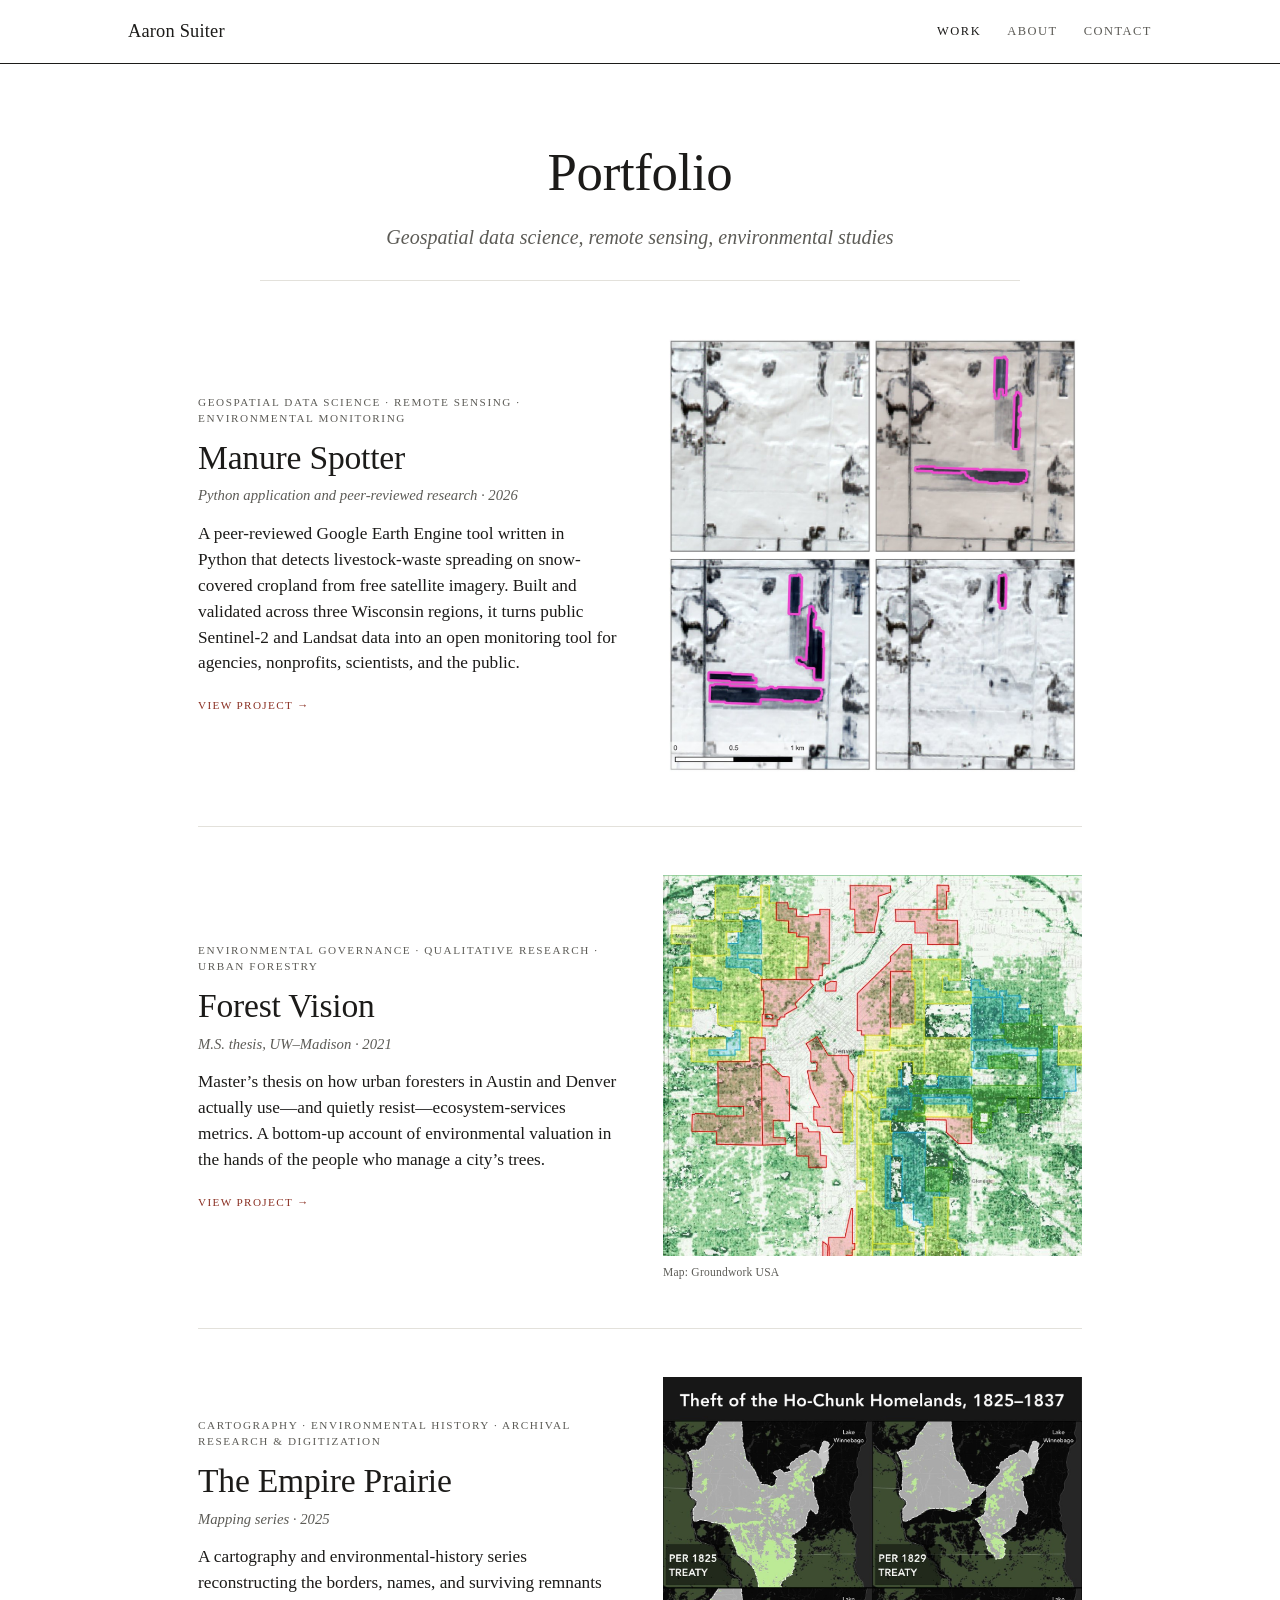
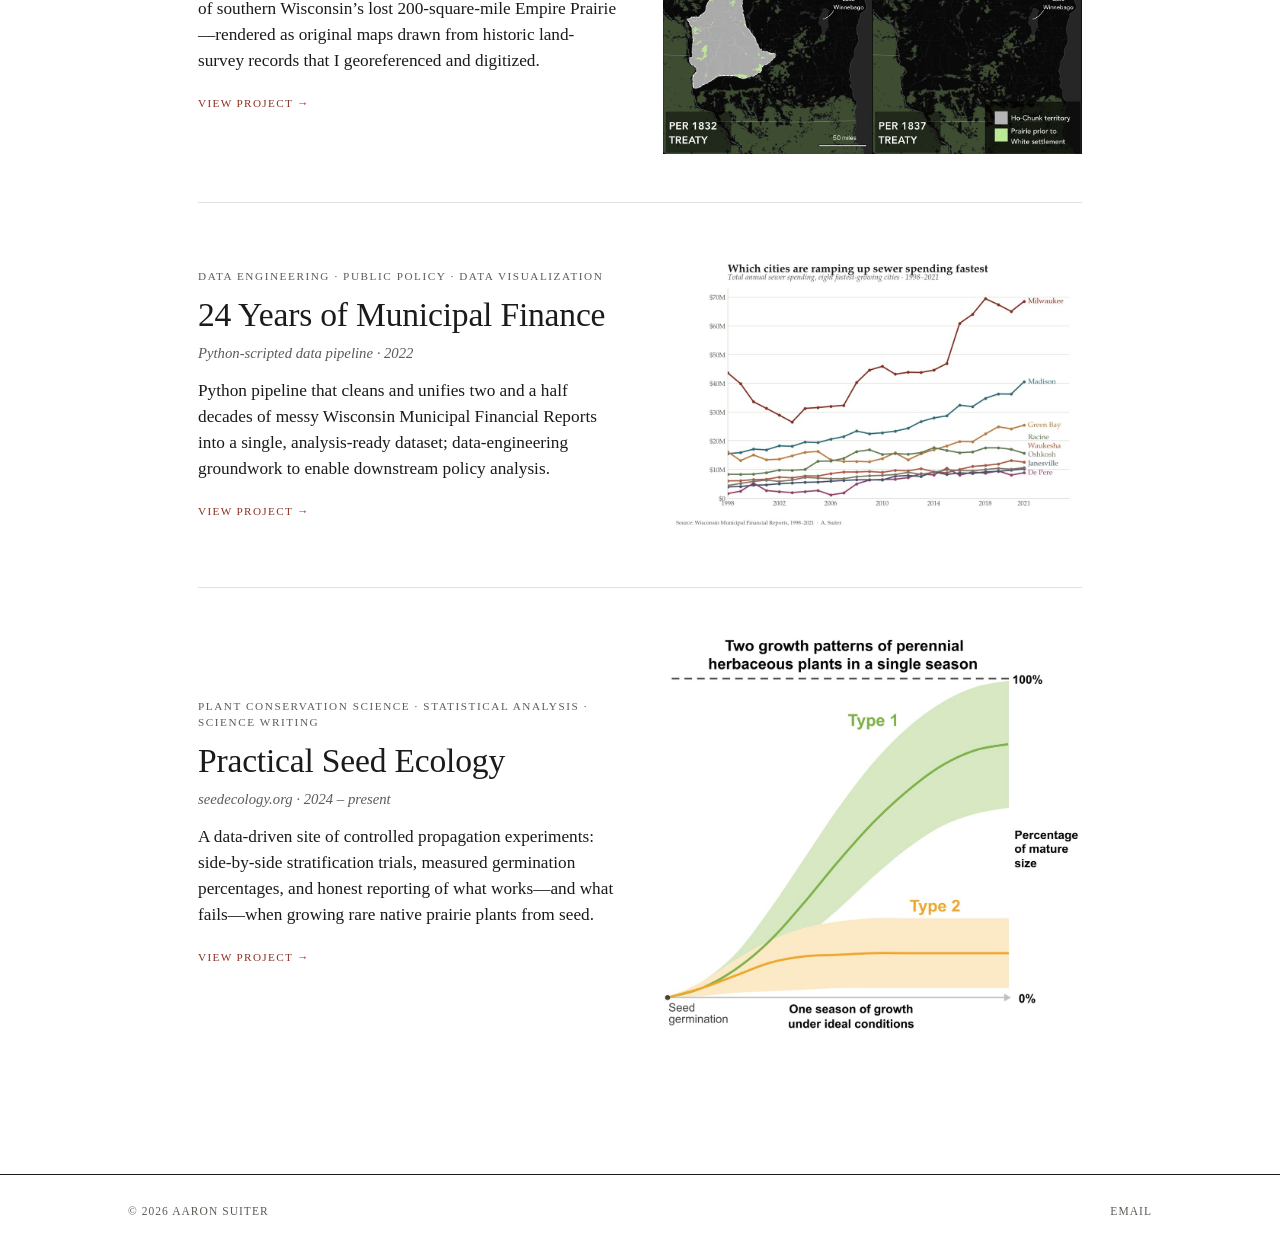
<file: index.html>
<!DOCTYPE html>
<html lang="en">
<head>
<meta charset="utf-8">
<meta name="viewport" content="width=device-width, initial-scale=1">
<title>Aaron Suiter — Geospatial Data Science, Remote Sensing, Environmental Studies</title>
<meta name="description" content="Portfolio of Aaron Suiter: remote sensing, environmental science, data science, cartography, and writing on native plants and prairies.">
<link rel="stylesheet" href="style.css">
</head>
<body>

<header class="site-header">
  <nav class="nav">
    <div class="brand"><a href="index.html">Aaron Suiter</a></div>
    <ul class="nav-links">
      <li><a href="index.html" class="active">Work</a></li>
      <li><a href="about.html">About</a></li>
      <li><a href="contact.html">Contact</a></li>
    </ul>
  </nav>
</header>

<section class="hero">
  <h1>Portfolio</h1>
  <p class="lede">Geospatial data science, remote sensing, environmental studies</p>
</section>

<main class="worklist">

  <article class="work">
    <div class="work-text">
    <p class="work-index">Geospatial Data Science · Remote Sensing · Environmental Monitoring</p>
    <h2><a href="manure-spotter.html">Manure Spotter</a></h2>
    <p class="work-meta">Python application and peer-reviewed research · 2026</p>
    <p class="work-desc">A peer-reviewed Google Earth Engine tool written in Python that detects livestock-waste spreading on snow-covered cropland from free satellite imagery. Built and validated across three Wisconsin regions, it turns public Sentinel-2 and Landsat data into an open monitoring tool for agencies, nonprofits, scientists, and the public.</p>
    <a class="view" href="manure-spotter.html">View project</a>
    </div>
    <a class="work-figure" href="manure-spotter.html"><img src="assets/manure-thumb.jpg" alt="Satellite panels showing manure spreads outlined on snow-covered fields"></a>
  </article>

  <article class="work">
    <div class="work-text">
    <p class="work-index">Environmental Governance · Qualitative research · Urban forestry</p>
    <h2><a href="forest-vision.html">Forest Vision</a></h2>
    <p class="work-meta">M.S. thesis, UW–Madison · 2021</p>
    <p class="work-desc">Master’s thesis on how urban foresters in Austin and Denver actually use—and quietly resist—ecosystem-services metrics. A bottom-up account of environmental valuation in the hands of the people who manage a city’s trees.</p>
    <a class="view" href="forest-vision.html">View project</a>
    </div>
    <div class="work-media"><a class="work-figure" href="forest-vision.html"><img src="assets/forestvision-thumb.jpg" alt="Tree-canopy and equity map of Denver"></a><span class="work-credit">Map: Groundwork USA</span></div>
  </article>

  <article class="work">
    <div class="work-text">
    <p class="work-index">Cartography · Environmental History · Archival Research & Digitization</p>
    <h2><a href="empire-prairie.html">The Empire Prairie</a></h2>
    <p class="work-meta">Mapping series · 2025</p>
    <p class="work-desc">A cartography and environmental-history series reconstructing the borders, names, and surviving remnants of southern Wisconsin’s lost 200-square-mile Empire Prairie—rendered as original maps drawn from historic land-survey records that I georeferenced and digitized.</p>
    <a class="view" href="empire-prairie.html">View project</a>
    </div>
    <a class="work-figure" href="empire-prairie.html"><img src="assets/empire-thumb.jpg" alt="Maps of Ho-Chunk homelands and prairie loss, 1825–1837"></a>
  </article>

  <article class="work">
    <div class="work-text">
    <p class="work-index">Data Engineering · Public Policy · Data visualization</p>
    <h2><a href="wisconsin-policy-forum.html">24 Years of Municipal Finance</a></h2>
    <p class="work-meta">Python-scripted data pipeline · 2022</p>
    <p class="work-desc">Python pipeline that cleans and unifies two and a half decades of messy Wisconsin Municipal Financial Reports into a single, analysis-ready dataset; data-engineering groundwork to enable downstream policy analysis.</p>
    <a class="view" href="wisconsin-policy-forum.html">View project</a>
    </div>
    <a class="work-figure" href="wisconsin-policy-forum.html"><img src="assets/wpf-thumb.jpg" alt="Line chart of sewer spending for the fastest-growing Wisconsin cities, 1998–2021"></a>
  </article>

  <article class="work">
    <div class="work-text">
    <p class="work-index">Plant conservation science · Statistical analysis · Science Writing</p>
    <h2><a href="practical-seed-ecology.html">Practical Seed Ecology</a></h2>
    <p class="work-meta">seedecology.org · 2024 – present</p>
    <p class="work-desc">A data-driven site of controlled propagation experiments: side-by-side stratification trials, measured germination percentages, and honest reporting of what works—and what fails—when growing rare native prairie plants from seed.</p>
    <a class="view" href="practical-seed-ecology.html">View project</a>
    </div>
    <a class="work-figure" href="practical-seed-ecology.html"><img src="assets/propagation-thumb.jpg" alt="Chart comparing two growth patterns of perennial plants in one season"></a>
  </article>

</main>

<footer class="site-footer">
  <div class="footer-inner">
    <span>© 2026 Aaron Suiter</span>
    <span>
      <a href="mailto:plantpropagationproject@gmail.com">Email</a>
    </span>
  </div>
</footer>

</body>
</html>
</file>
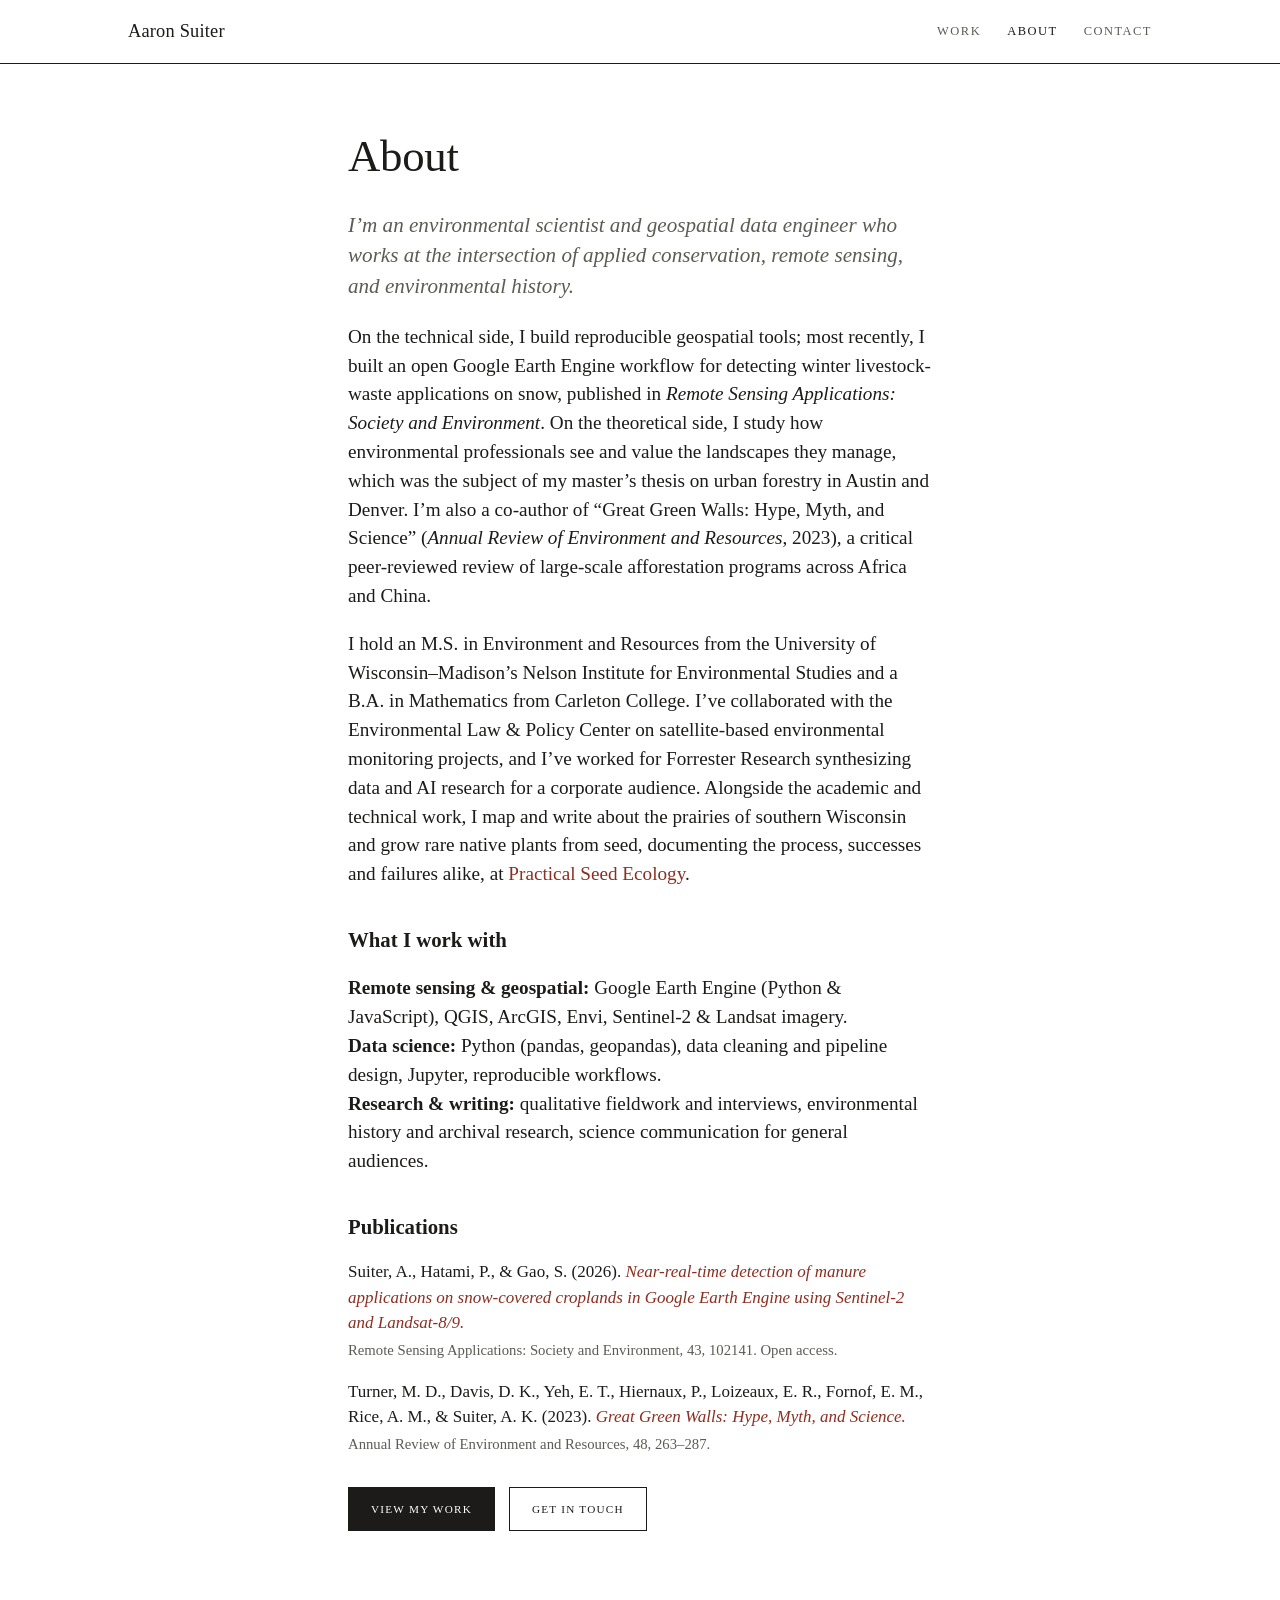
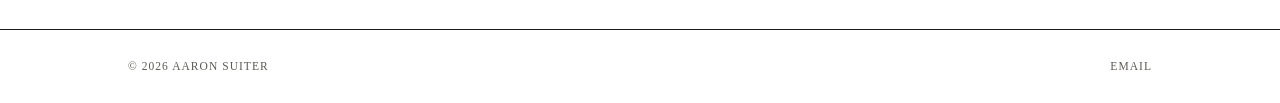
<file: about.html>
<!DOCTYPE html>
<html lang="en">
<head>
<meta charset="utf-8">
<meta name="viewport" content="width=device-width, initial-scale=1">
<title>About — Aaron Suiter</title>
<meta name="description" content="About Aaron Suiter: environmental scientist, spatial data analyst, cartographer, and writer.">
<link rel="stylesheet" href="style.css">
</head>
<body>

<header class="site-header">
  <nav class="nav">
    <div class="brand"><a href="index.html">Aaron Suiter</a></div>
    <ul class="nav-links">
      <li><a href="index.html">Work</a></li>
      <li><a href="about.html" class="active">About</a></li>
      <li><a href="contact.html">Contact</a></li>
    </ul>
  </nav>
</header>

<main class="prose">
  <h1>About</h1>
  <p class="lead">I’m an environmental scientist and geospatial data engineer who works at the intersection of applied conservation, remote sensing, and environmental history.</p>

  <p>On the technical side, I build reproducible geospatial tools; most recently, I built an open Google Earth Engine workflow for detecting winter livestock-waste applications on snow, published in <em>Remote Sensing Applications: Society and Environment</em>. On the theoretical side, I study how environmental professionals see and value the landscapes they manage, which was the subject of my master’s thesis on urban forestry in Austin and Denver. I’m also a co-author of “Great Green Walls: Hype, Myth, and Science” (<em>Annual Review of Environment and Resources</em>, 2023), a critical peer-reviewed review of large-scale afforestation programs across Africa and China.</p>

  <p>I hold an M.S. in Environment and Resources from the University of Wisconsin–Madison’s Nelson Institute for Environmental Studies and a B.A. in Mathematics from Carleton College. I’ve collaborated with the Environmental Law &amp; Policy Center on satellite-based environmental monitoring projects, and I’ve worked for Forrester Research synthesizing data and AI research for a corporate audience. Alongside the academic and technical work, I map and write about the prairies of southern Wisconsin and grow rare native plants from seed, documenting the process, successes and failures alike, at <a href="https://seedecology.org/">Practical Seed Ecology</a>.</p>

  
  <h2 style="font-size:1.3rem;margin-top:36px;">What I work with</h2>
  <p><strong>Remote sensing &amp; geospatial:</strong> Google Earth Engine (Python &amp; JavaScript), QGIS, ArcGIS, Envi, Sentinel-2 &amp; Landsat imagery.<br>
  <strong>Data science:</strong> Python (pandas, geopandas), data cleaning and pipeline design, Jupyter, reproducible workflows.<br>
  <strong>Research &amp; writing:</strong> qualitative fieldwork and interviews, environmental history and archival research, science communication for general audiences.</p>

  <h2 style="font-size:1.3rem;margin-top:36px;">Publications</h2>
  <ul class="publications">
    <li>Suiter, A., Hatami, P., &amp; Gao, S. (2026). <a href="https://doi.org/10.1016/j.rsase.2026.102141"><em>Near-real-time detection of manure applications on snow-covered croplands in Google Earth Engine using Sentinel-2 and Landsat-8/9.</em></a><span class="pub-meta">Remote Sensing Applications: Society and Environment, 43, 102141. Open access.</span></li>
    <li>Turner, M. D., Davis, D. K., Yeh, E. T., Hiernaux, P., Loizeaux, E. R., Fornof, E. M., Rice, A. M., &amp; Suiter, A. K. (2023). <a href="https://doi.org/10.1146/annurev-environ-112321-111102"><em>Great Green Walls: Hype, Myth, and Science.</em></a><span class="pub-meta">Annual Review of Environment and Resources, 48, 263–287.</span></li>
  </ul>

  <div class="btns">
    <a class="btn primary" href="index.html">View my work</a>
    <a class="btn" href="contact.html">Get in touch</a>
  </div>
</main>

<footer class="site-footer">
  <div class="footer-inner">
    <span>© 2026 Aaron Suiter</span>
    <span>
      <a href="mailto:plantpropagationproject@gmail.com">Email</a>
    </span>
  </div>
</footer>

</body>
</html>
</file>
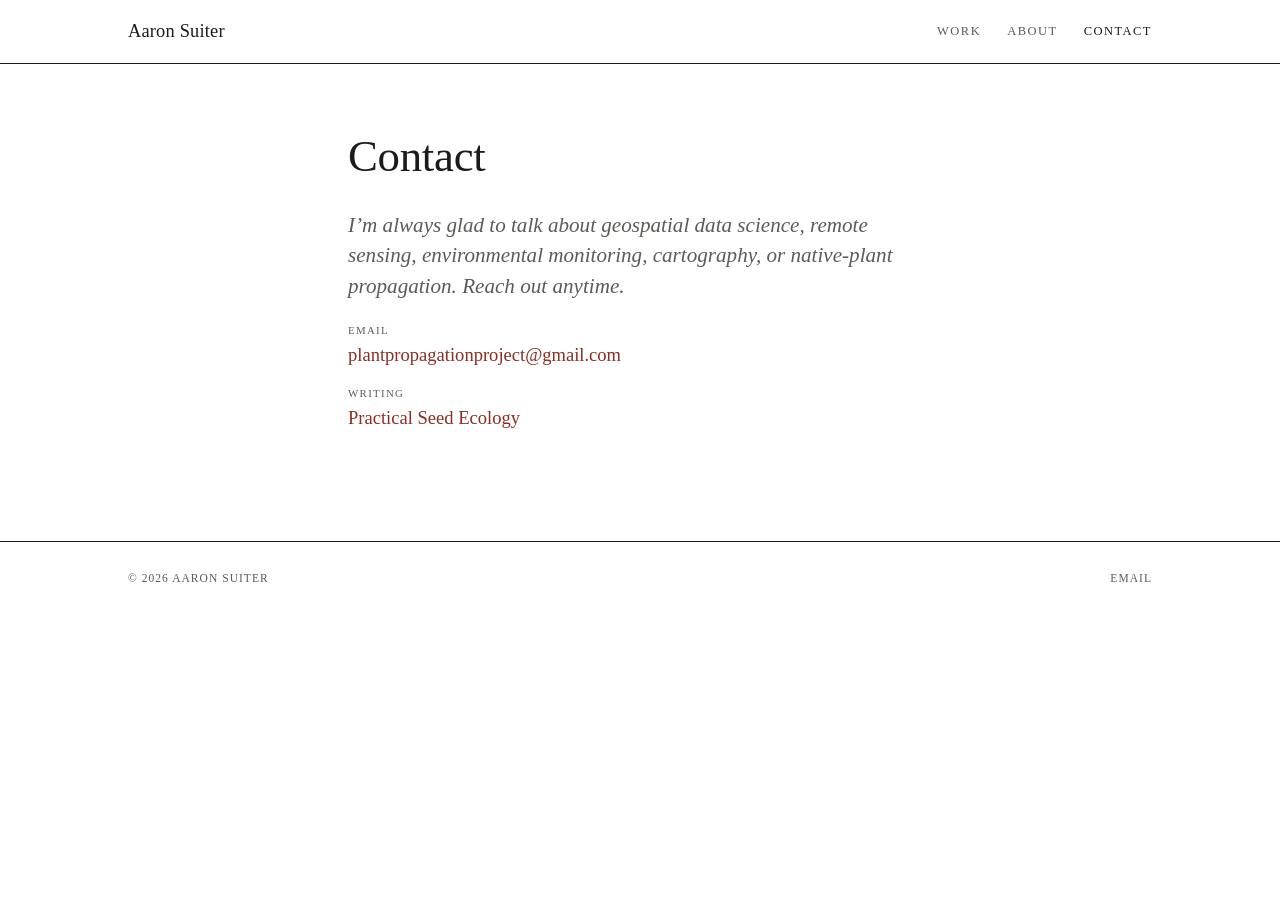
<file: contact.html>
<!DOCTYPE html>
<html lang="en">
<head>
<meta charset="utf-8">
<meta name="viewport" content="width=device-width, initial-scale=1">
<title>Contact — Aaron Suiter</title>
<meta name="description" content="Get in touch with Aaron Suiter.">
<link rel="stylesheet" href="style.css">
</head>
<body>

<header class="site-header">
  <nav class="nav">
    <div class="brand"><a href="index.html">Aaron Suiter</a></div>
    <ul class="nav-links">
      <li><a href="index.html">Work</a></li>
      <li><a href="about.html">About</a></li>
      <li><a href="contact.html" class="active">Contact</a></li>
    </ul>
  </nav>
</header>

<main class="prose">
  <h1>Contact</h1>
  <p class="lead">I’m always glad to talk about geospatial data science, remote sensing, environmental monitoring, cartography, or native-plant propagation. Reach out anytime.</p>

  <ul class="contact-list">
    <li><span class="lbl">Email</span>
      <a href="mailto:plantpropagationproject@gmail.com">plantpropagationproject@gmail.com</a></li>
    <li><span class="lbl">Writing</span>
      <a href="https://seedecology.org/">Practical Seed Ecology</a></li>
  </ul>

  </main>

<footer class="site-footer">
  <div class="footer-inner">
    <span>© 2026 Aaron Suiter</span>
    <span>
      <a href="mailto:plantpropagationproject@gmail.com">Email</a>
    </span>
  </div>
</footer>

</body>
</html>
</file>
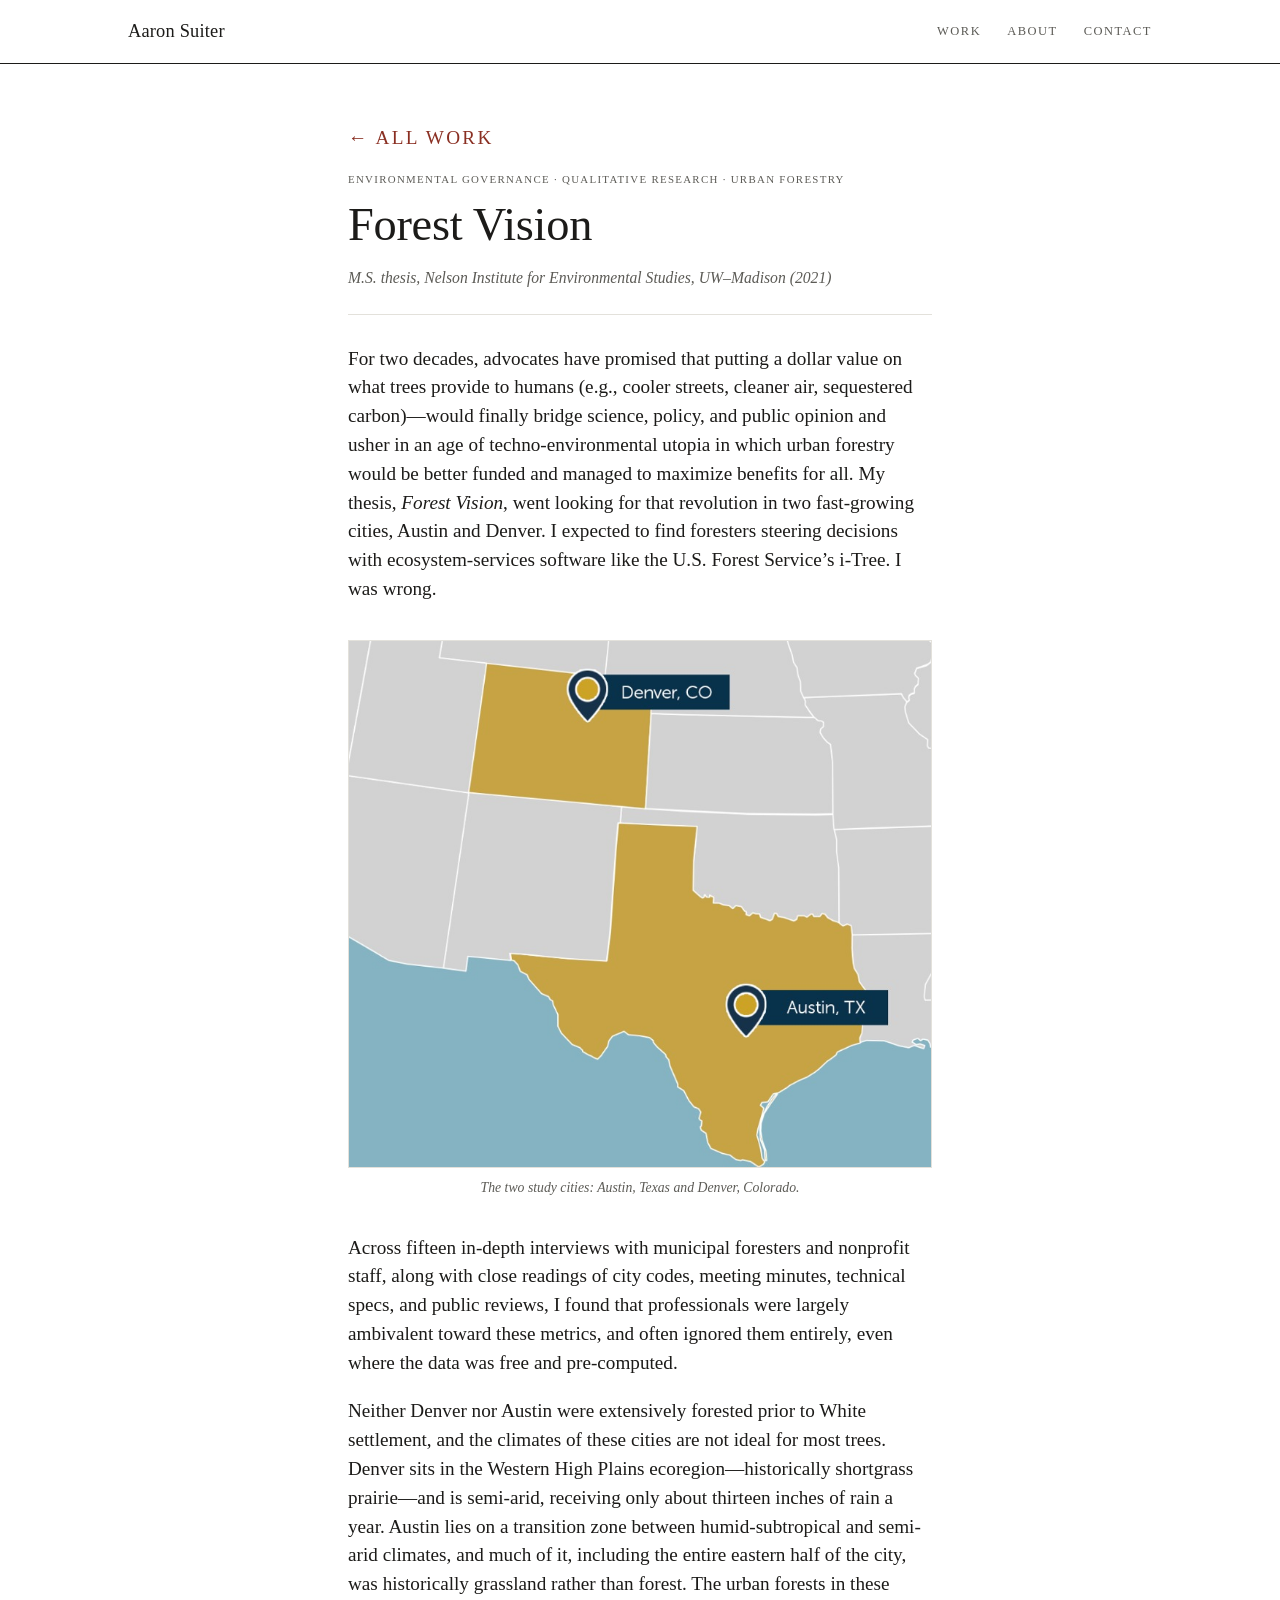
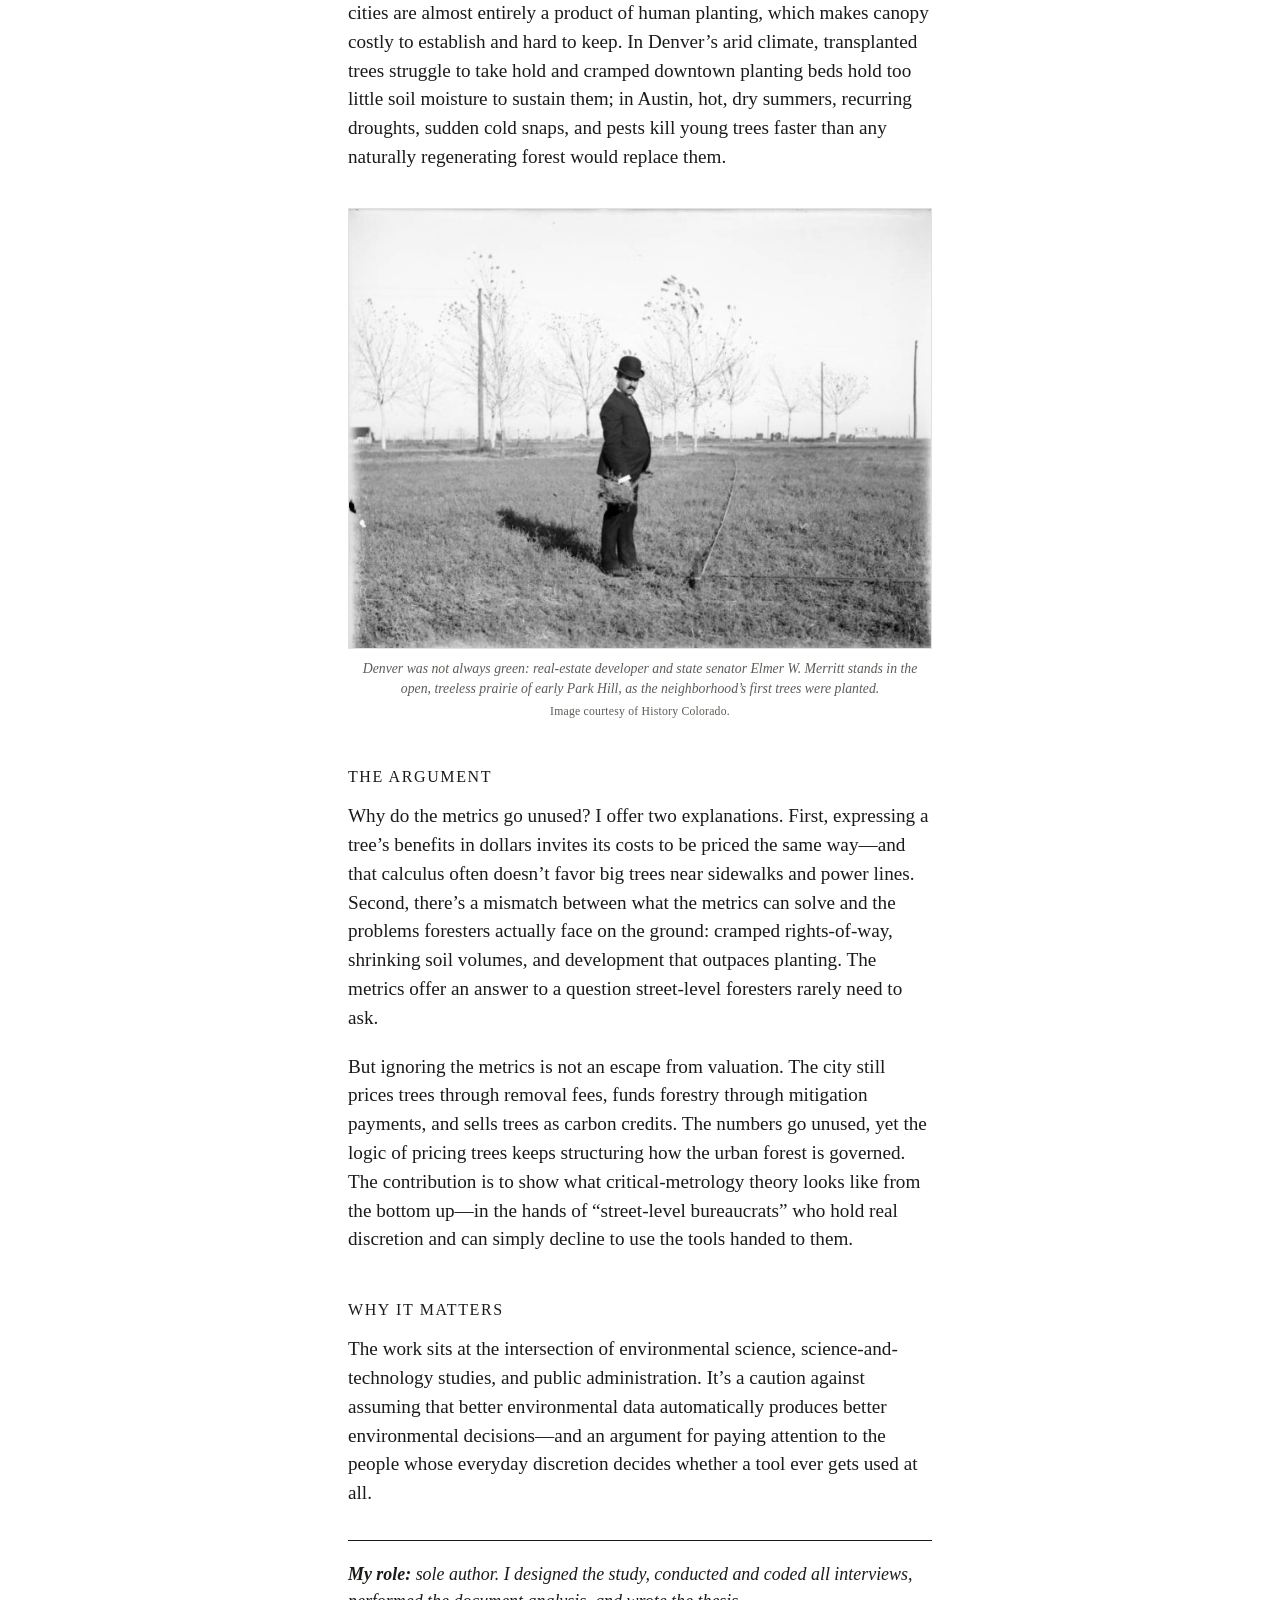
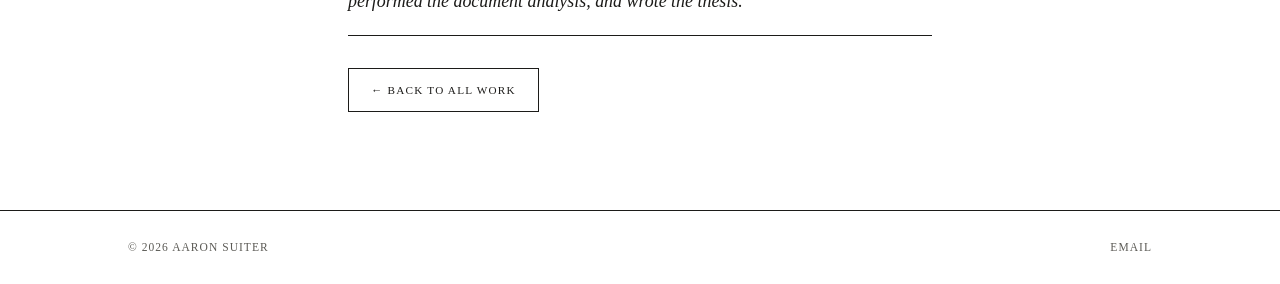
<file: forest-vision.html>
<!DOCTYPE html>
<html lang="en">
<head>
<meta charset="utf-8">
<meta name="viewport" content="width=device-width, initial-scale=1">
<title>Forest Vision — Aaron Suiter</title>
<meta name="description" content="A master's thesis and journal article on how urban foresters use and resist ecosystem-services metrics in Austin and Denver.">
<link rel="stylesheet" href="style.css">
</head>
<body>

<header class="site-header">
  <nav class="nav">
    <div class="brand"><a href="index.html">Aaron Suiter</a></div>
    <ul class="nav-links">
      <li><a href="index.html">Work</a></li>
      <li><a href="about.html">About</a></li>
      <li><a href="contact.html">Contact</a></li>
    </ul>
  </nav>
</header>

<article class="detail">
  <p class="breadcrumb"><a href="index.html">← All work</a></p>
  <div class="tag">Environmental Governance · Qualitative research · Urban forestry</div>
  <h1>Forest Vision</h1>
  <p class="meta">M.S. thesis, Nelson Institute for Environmental Studies, UW–Madison (2021)</p>

  <p>For two decades, advocates have promised that putting a dollar value on what trees provide to humans (e.g., cooler streets, cleaner air, sequestered carbon)—would finally bridge science, policy, and public opinion and usher in an age of techno-environmental utopia in which urban forestry would be better funded and managed to maximize benefits for all. My thesis, <em>Forest Vision</em>, went looking for that revolution in two fast-growing cities, Austin and Denver. I expected to find foresters steering decisions with ecosystem-services software like the U.S. Forest Service’s i-Tree. I was wrong.</p>

  <figure>
    <img src="assets/forestvision-map.jpg" alt="Locator map highlighting Denver, Colorado and Austin, Texas">
    <figcaption>The two study cities: Austin, Texas and Denver, Colorado.</figcaption>
  </figure>

  <p>Across fifteen in-depth interviews with municipal foresters and nonprofit staff, along with close readings of city codes, meeting minutes, technical specs, and public reviews, I found that professionals were largely ambivalent toward these metrics, and often ignored them entirely, even where the data was free and pre-computed.</p>

  <p>Neither Denver nor Austin were extensively forested prior to White settlement, and the climates of these cities are not ideal for most trees. Denver sits in the Western High Plains ecoregion—historically shortgrass prairie—and is semi-arid, receiving only about thirteen inches of rain a year. Austin lies on a transition zone between humid-subtropical and semi-arid climates, and much of it, including the entire eastern half of the city, was historically grassland rather than forest. The urban forests in these cities are almost entirely a product of human planting, which makes canopy costly to establish and hard to keep. In Denver’s arid climate, transplanted trees struggle to take hold and cramped downtown planting beds hold too little soil moisture to sustain them; in Austin, hot, dry summers, recurring droughts, sudden cold snaps, and pests kill young trees faster than any naturally regenerating forest would replace them.</p>

  <figure>
    <img src="assets/forestvision-denver-planting.jpg" alt="A man in a bowler hat standing in a barren, treeless Denver field planted with young saplings">
    <figcaption>Denver was not always green: real-estate developer and state senator Elmer W. Merritt stands in the open, treeless prairie of early Park Hill, as the neighborhood’s first trees were planted.<span class="cred">Image courtesy of History Colorado.</span></figcaption>
  </figure>

  <h2>The argument</h2>
  <p>Why do the metrics go unused? I offer two explanations. First, expressing a tree’s benefits in dollars invites its costs to be priced the same way—and that calculus often doesn’t favor big trees near sidewalks and power lines. Second, there’s a mismatch between what the metrics can solve and the problems foresters actually face on the ground: cramped rights-of-way, shrinking soil volumes, and development that outpaces planting. The metrics offer an answer to a question street-level foresters rarely need to ask.</p>

  <p>But ignoring the metrics is not an escape from valuation. The city still prices trees through removal fees, funds forestry through mitigation payments, and sells trees as carbon credits. The numbers go unused, yet the logic of pricing trees keeps structuring how the urban forest is governed. The contribution is to show what critical-metrology theory looks like from the bottom up—in the hands of “street-level bureaucrats” who hold real discretion and can simply decline to use the tools handed to them.</p>

  <h2>Why it matters</h2>
  <p>The work sits at the intersection of environmental science, science-and-technology studies, and public administration. It’s a caution against assuming that better environmental data automatically produces better environmental decisions—and an argument for paying attention to the people whose everyday discretion decides whether a tool ever gets used at all.</p>

  <div class="callout"><strong>My role:</strong> sole author. I designed the study, conducted and coded all interviews, performed the document analysis, and wrote the thesis.</div>

  <div class="btns">
    <a class="btn" href="index.html">← Back to all work</a>
  </div>
</article>

<footer class="site-footer">
  <div class="footer-inner">
    <span>© 2026 Aaron Suiter</span>
    <span><a href="mailto:plantpropagationproject@gmail.com">Email</a></span>
  </div>
</footer>

</body>
</html>
</file>
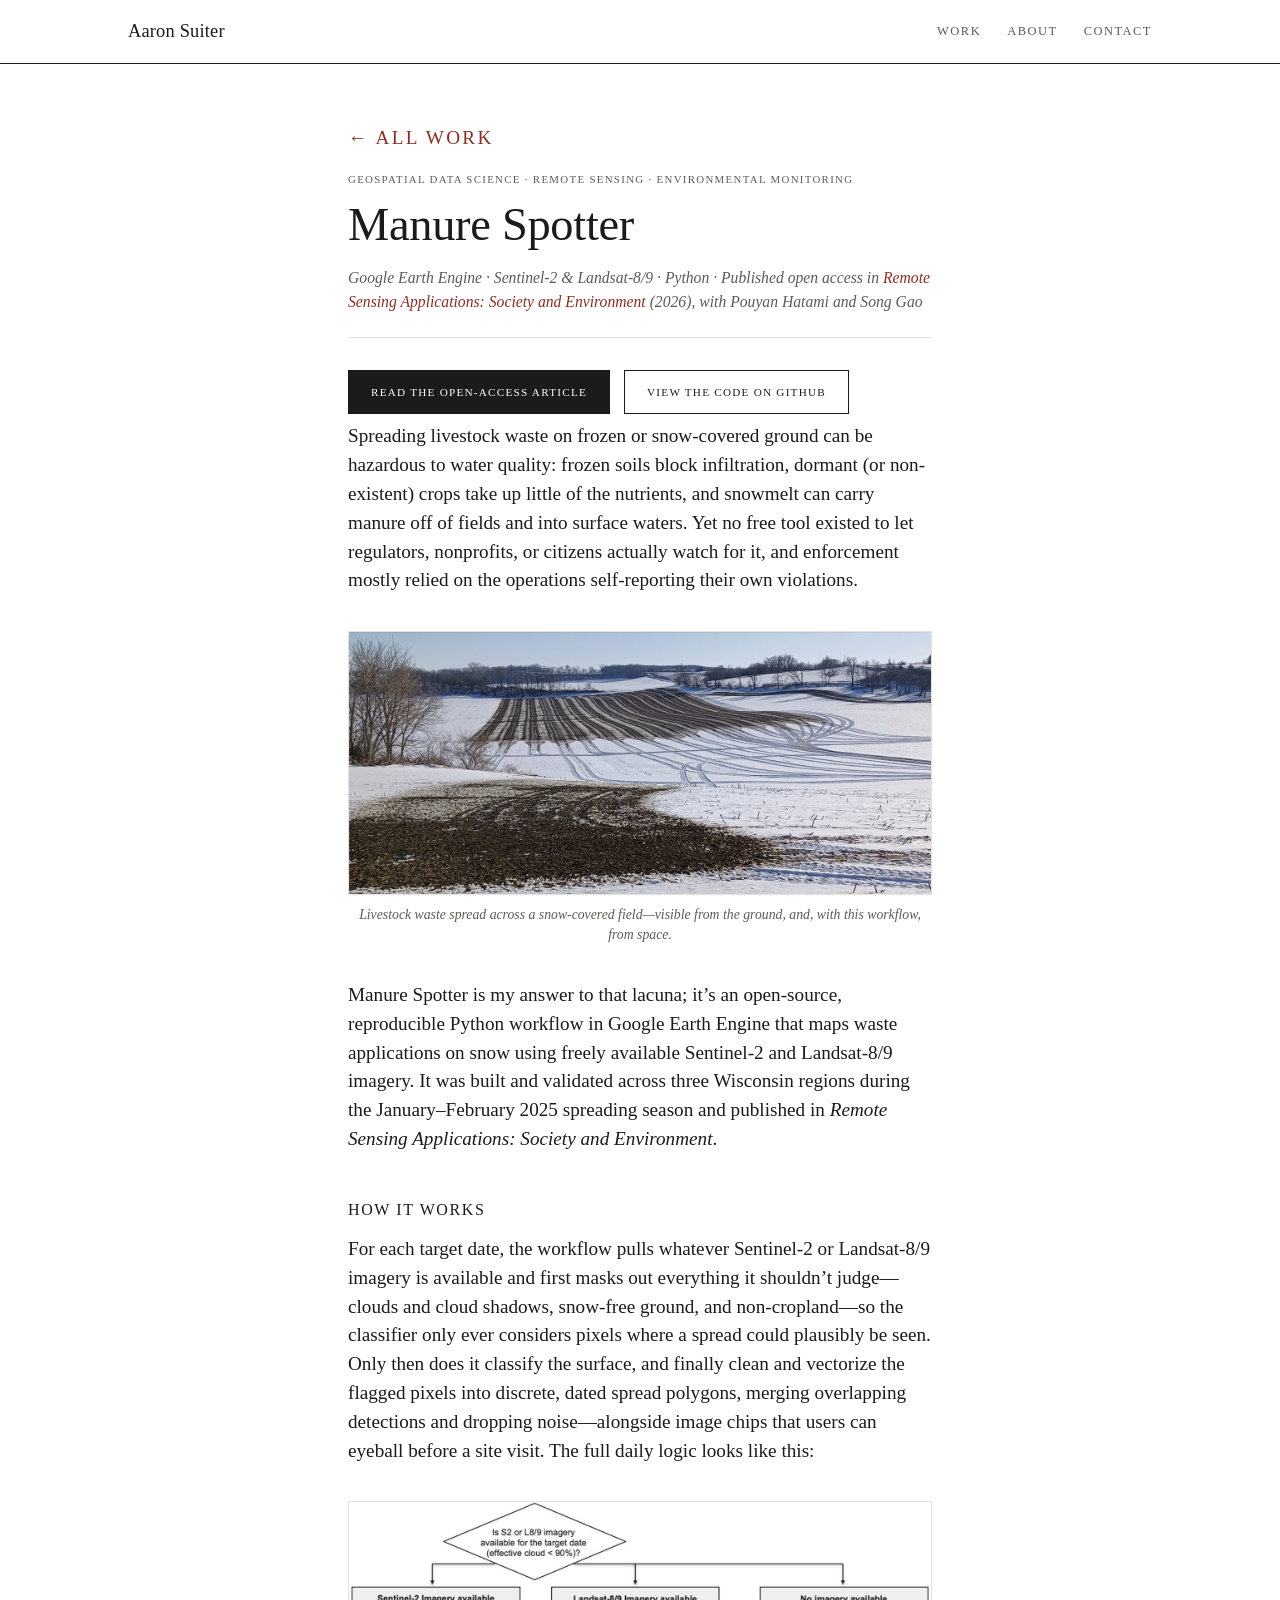
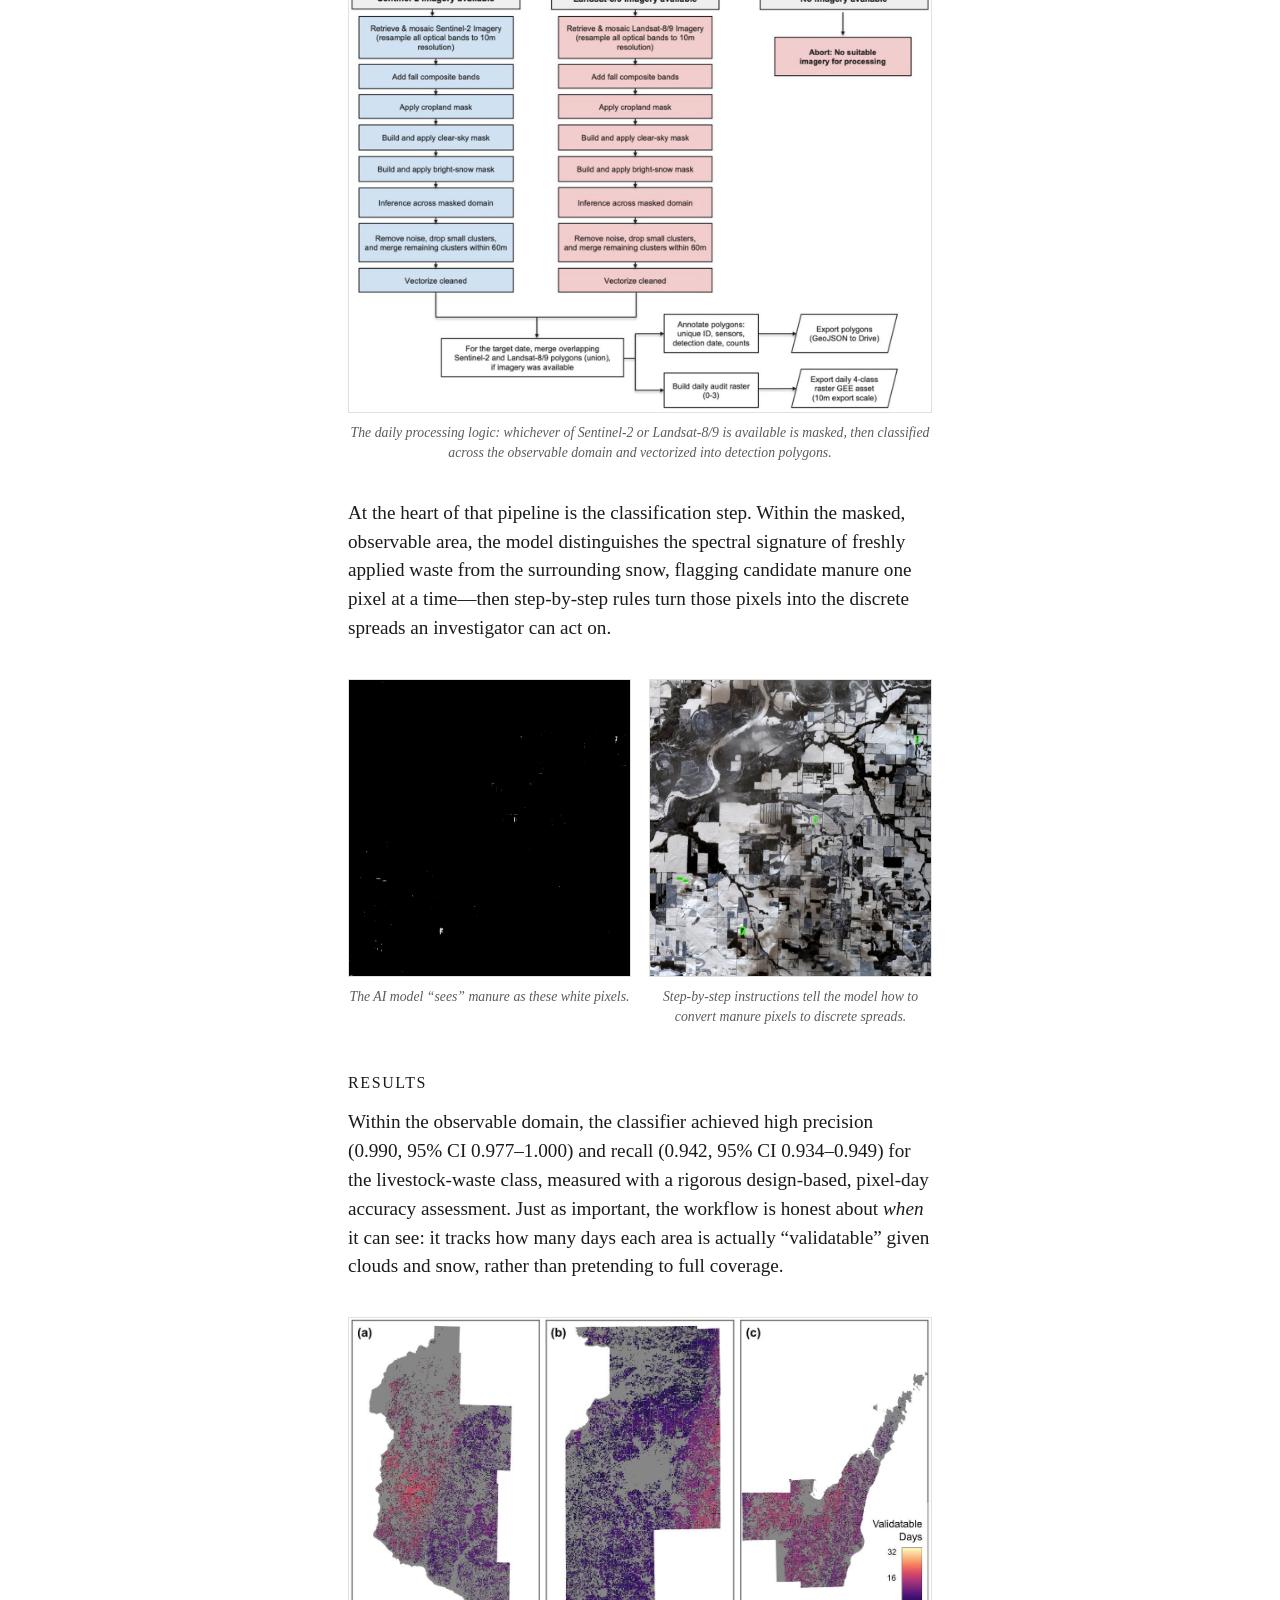
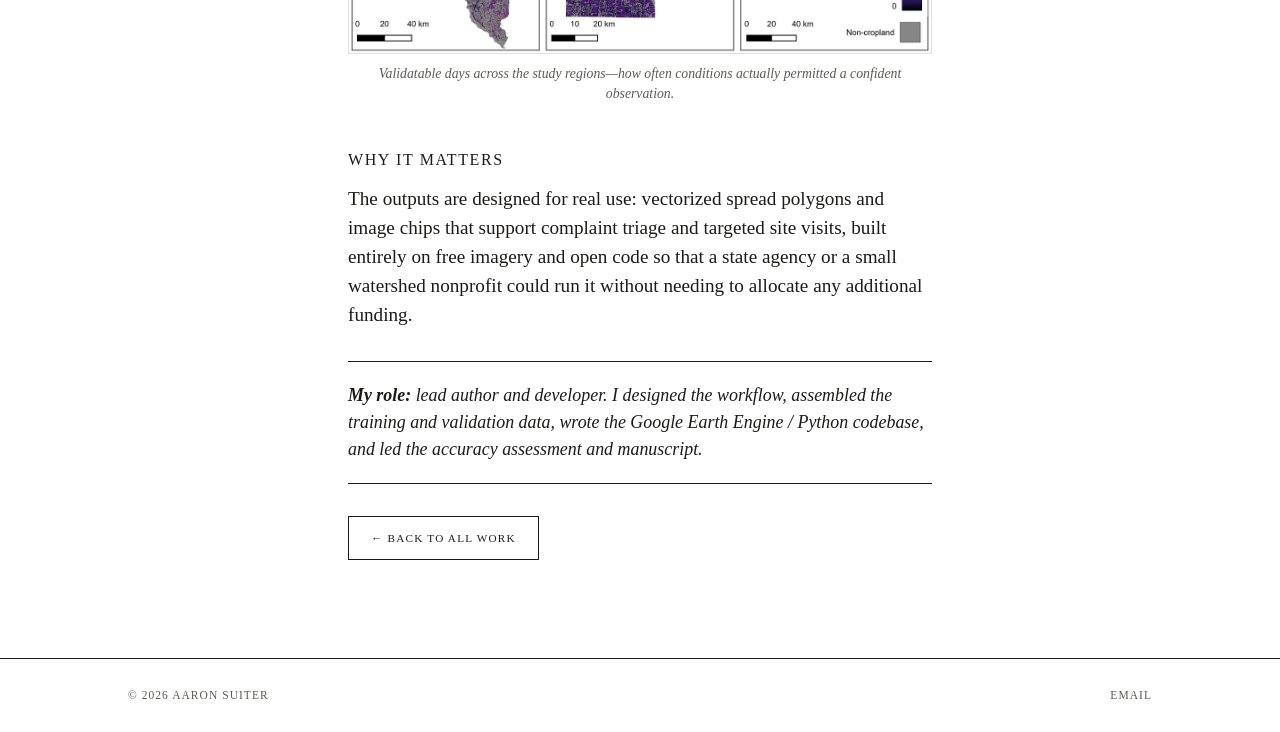
<file: manure-spotter.html>
<!DOCTYPE html>
<html lang="en">
<head>
<meta charset="utf-8">
<meta name="viewport" content="width=device-width, initial-scale=1">
<title>Manure Spotter — Aaron Suiter</title>
<meta name="description" content="An open Google Earth Engine tool for detecting livestock-waste applications on snow-covered cropland using free satellite imagery.">
<link rel="stylesheet" href="style.css">
</head>
<body>

<header class="site-header">
  <nav class="nav">
    <div class="brand"><a href="index.html">Aaron Suiter</a></div>
    <ul class="nav-links">
      <li><a href="index.html">Work</a></li>
      <li><a href="about.html">About</a></li>
      <li><a href="contact.html">Contact</a></li>
    </ul>
  </nav>
</header>

<article class="detail">
  <p class="breadcrumb"><a href="index.html">← All work</a></p>
  <div class="tag">Geospatial Data Science · Remote Sensing · Environmental Monitoring</div>
  <h1>Manure Spotter</h1>
  <p class="meta">Google Earth Engine · Sentinel-2 &amp; Landsat-8/9 · Python · Published open access in <a href="https://doi.org/10.1016/j.rsase.2026.102141"><em>Remote Sensing Applications: Society and Environment</em></a> (2026), with Pouyan Hatami and Song Gao</p>

  <div class="btns">
    <a class="btn primary" href="https://doi.org/10.1016/j.rsase.2026.102141">Read the open-access article</a>
    <a class="btn" href="https://github.com/aaronksuiter/manure-spotter">View the code on GitHub</a>
  </div>

  <p>Spreading livestock waste on frozen or snow-covered ground can be hazardous to water quality: frozen soils block infiltration, dormant (or non-existent) crops take up little of the nutrients, and snowmelt can carry manure off of fields and into surface waters. Yet no free tool existed to let regulators, nonprofits, or citizens actually watch for it, and enforcement mostly relied on the operations self-reporting their own violations.</p>

  <figure>
    <img src="assets/manure-spray.jpg" alt="Manure spread in dark streaks across a snow-covered field">
    <figcaption>Livestock waste spread across a snow-covered field—visible from the ground, and, with this workflow, from space.</figcaption>
  </figure>

  <p>Manure Spotter is my answer to that lacuna; it’s an open-source, reproducible Python workflow in Google Earth Engine that maps waste applications on snow using freely available Sentinel-2 and Landsat-8/9 imagery. It was built and validated across three Wisconsin regions during the January–February 2025 spreading season and published in <em>Remote Sensing Applications: Society and Environment</em>.</p>

  <h2>How it works</h2>
  <p>For each target date, the workflow pulls whatever Sentinel-2 or Landsat-8/9 imagery is available and first masks out everything it shouldn’t judge—clouds and cloud shadows, snow-free ground, and non-cropland—so the classifier only ever considers pixels where a spread could plausibly be seen. Only then does it classify the surface, and finally clean and vectorize the flagged pixels into discrete, dated spread polygons, merging overlapping detections and dropping noise—alongside image chips that users can eyeball before a site visit. The full daily logic looks like this:</p>

  <figure>
    <img src="assets/manure-workflow.jpg" alt="Flowchart of the daily image-processing pipeline">
    <figcaption>The daily processing logic: whichever of Sentinel-2 or Landsat-8/9 is available is masked, then classified across the observable domain and vectorized into detection polygons.</figcaption>
  </figure>

  <p>At the heart of that pipeline is the classification step. Within the masked, observable area, the model distinguishes the spectral signature of freshly applied waste from the surrounding snow, flagging candidate manure one pixel at a time—then step-by-step rules turn those pixels into the discrete spreads an investigator can act on.</p>

  <div class="figrow">
    <figure>
      <img src="assets/manure-model-pixels.jpg" alt="Sparse white pixels on a black field where the model detects manure">
      <figcaption>The AI model “sees” manure as these white pixels.</figcaption>
    </figure>
    <figure>
      <img src="assets/manure-spreads.jpg" alt="Detected manure spreads outlined in green on an aerial view of farmland">
      <figcaption>Step-by-step instructions tell the model how to convert manure pixels to discrete spreads.</figcaption>
    </figure>
  </div>

  <h2>Results</h2>
  <p>Within the observable domain, the classifier achieved high precision (0.990, 95% CI 0.977–1.000) and recall (0.942, 95% CI 0.934–0.949) for the livestock-waste class, measured with a rigorous design-based, pixel-day accuracy assessment. Just as important, the workflow is honest about <em>when</em> it can see: it tracks how many days each area is actually “validatable” given clouds and snow, rather than pretending to full coverage.</p>

  <figure>
    <img src="assets/manure-validatable.jpg" alt="Maps showing the number of validatable days across the study regions">
    <figcaption>Validatable days across the study regions—how often conditions actually permitted a confident observation.</figcaption>
  </figure>

  <h2>Why it matters</h2>
  <p>The outputs are designed for real use: vectorized spread polygons and image chips that support complaint triage and targeted site visits, built entirely on free imagery and open code so that a state agency or a small watershed nonprofit could run it without needing to allocate any additional funding.</p>

  <div class="callout"><strong>My role:</strong> lead author and developer. I designed the workflow, assembled the training and validation data, wrote the Google Earth Engine / Python codebase, and led the accuracy assessment and manuscript.</div>

  <div class="btns">
    <a class="btn" href="index.html">← Back to all work</a>
  </div>
</article>

<footer class="site-footer">
  <div class="footer-inner">
    <span>© 2026 Aaron Suiter</span>
    <span><a href="mailto:plantpropagationproject@gmail.com">Email</a></span>
  </div>
</footer>

</body>
</html>
</file>
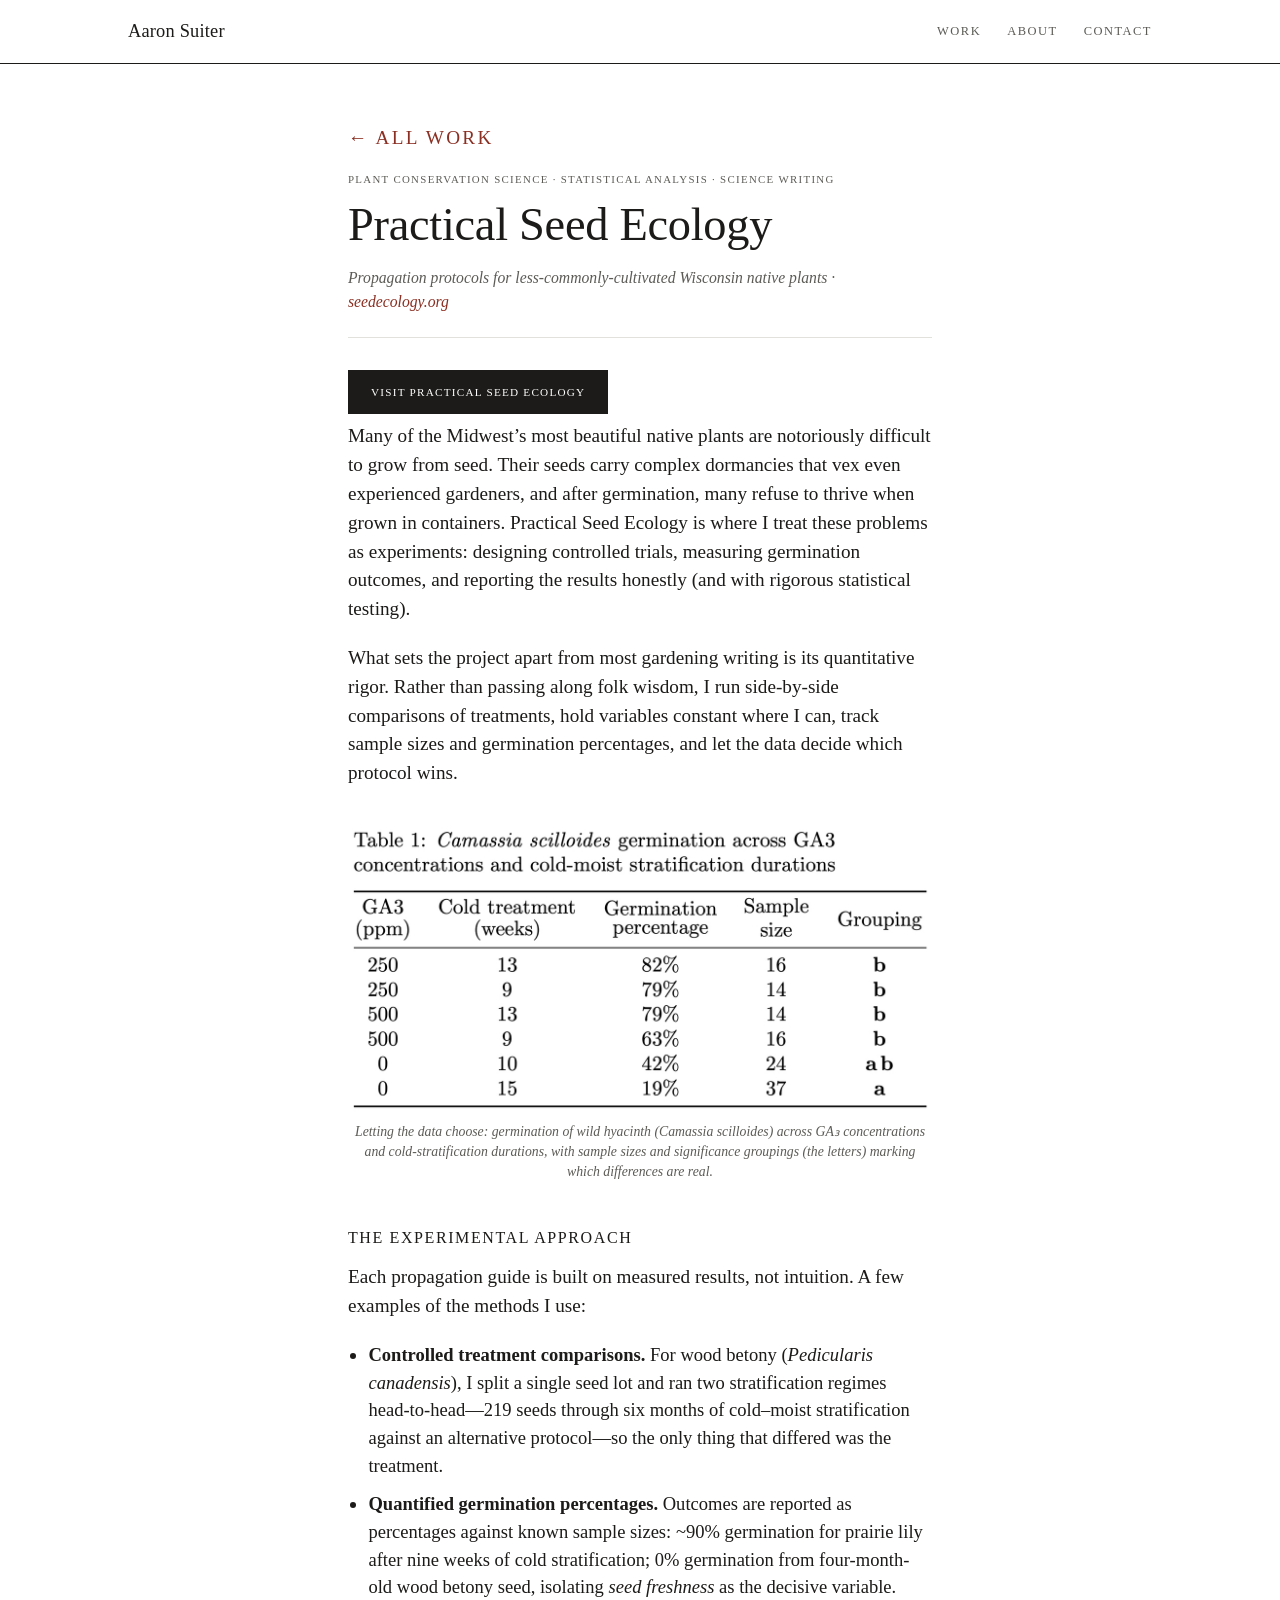
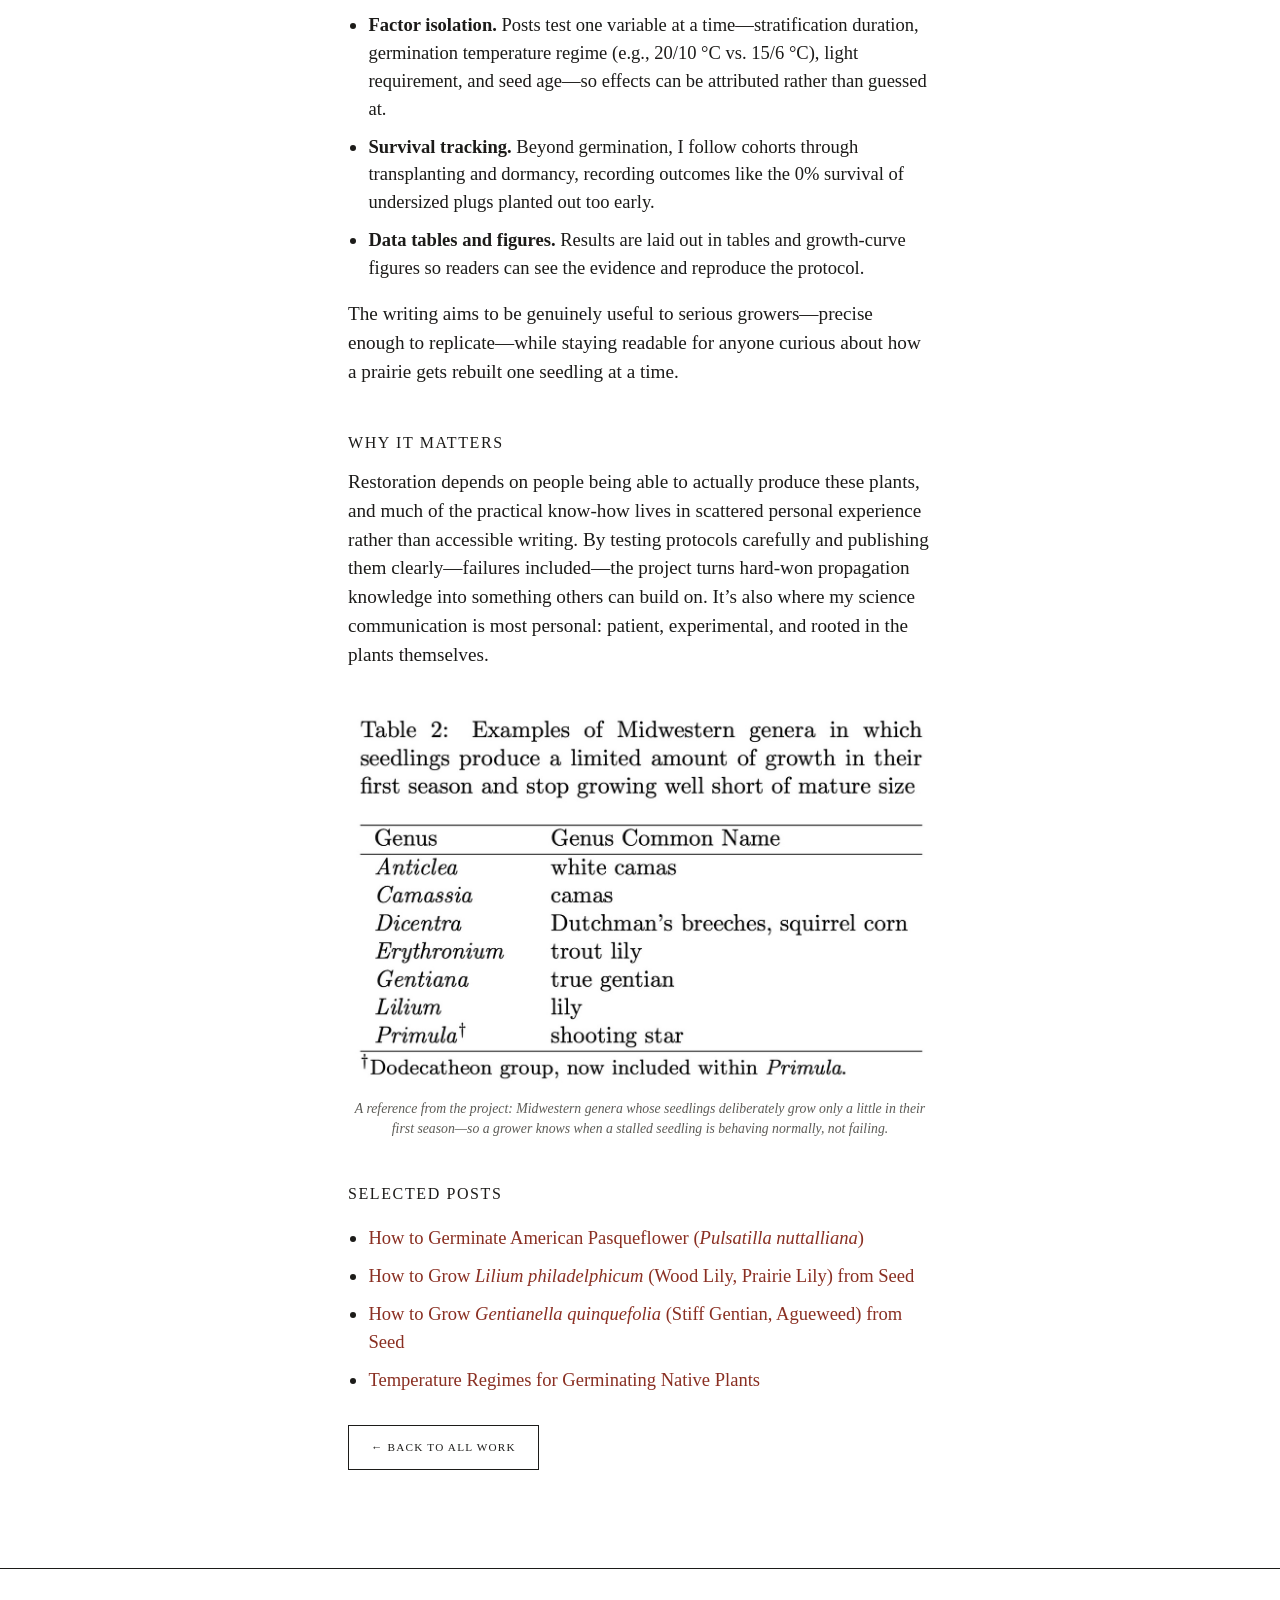
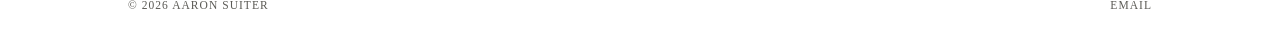
<file: practical-seed-ecology.html>
<!DOCTYPE html>
<html lang="en">
<head>
<meta charset="utf-8">
<meta name="viewport" content="width=device-width, initial-scale=1">
<title>Practical Seed Ecology — Aaron Suiter</title>
<meta name="description" content="Practical Seed Ecology: propagation protocols for less-commonly-cultivated Wisconsin native plants, built on controlled germination trials.">
<link rel="stylesheet" href="style.css">
</head>
<body>

<header class="site-header">
  <nav class="nav">
    <div class="brand"><a href="index.html">Aaron Suiter</a></div>
    <ul class="nav-links">
      <li><a href="index.html">Work</a></li>
      <li><a href="about.html">About</a></li>
      <li><a href="contact.html">Contact</a></li>
    </ul>
  </nav>
</header>

<article class="detail">
  <p class="breadcrumb"><a href="index.html">← All work</a></p>
  <div class="tag">Plant conservation science · Statistical analysis · Science Writing</div>
  <h1>Practical Seed Ecology</h1>
  <p class="meta">Propagation protocols for less-commonly-cultivated Wisconsin native plants · <a href="https://seedecology.org/">seedecology.org</a></p>

  <div class="btns">
    <a class="btn primary" href="https://seedecology.org/">Visit Practical Seed Ecology</a>
  </div>

  <p>Many of the Midwest’s most beautiful native plants are notoriously difficult to grow from seed. Their seeds carry complex dormancies that vex even experienced gardeners, and after germination, many refuse to thrive when grown in containers. Practical Seed Ecology is where I treat these problems as experiments: designing controlled trials, measuring germination outcomes, and reporting the results honestly (and with rigorous statistical testing).</p>

  <p>What sets the project apart from most gardening writing is its quantitative rigor. Rather than passing along folk wisdom, I run side-by-side comparisons of treatments, hold variables constant where I can, track sample sizes and germination percentages, and let the data decide which protocol wins.</p>

  <figure class="plain">
    <img src="assets/propagation-table1.jpg" alt="Statistical table of Camassia scilloides germination by GA3 concentration and cold-stratification duration, with significance groupings">
    <figcaption>Letting the data choose: germination of wild hyacinth (<em>Camassia scilloides</em>) across GA₃ concentrations and cold-stratification durations, with sample sizes and significance groupings (the letters) marking which differences are real.</figcaption>
  </figure>

  <h2>The experimental approach</h2>
  <p>Each propagation guide is built on measured results, not intuition. A few examples of the methods I use:</p>
  <ul>
    <li><strong>Controlled treatment comparisons.</strong> For wood betony (<em>Pedicularis canadensis</em>), I split a single seed lot and ran two stratification regimes head-to-head—219 seeds through six months of cold–moist stratification against an alternative protocol—so the only thing that differed was the treatment.</li>
    <li><strong>Quantified germination percentages.</strong> Outcomes are reported as percentages against known sample sizes: ~90% germination for prairie lily after nine weeks of cold stratification; 0% germination from four-month-old wood betony seed, isolating <em>seed freshness</em> as the decisive variable.</li>
    <li><strong>Factor isolation.</strong> Posts test one variable at a time—stratification duration, germination temperature regime (e.g., 20/10 °C vs. 15/6 °C), light requirement, and seed age—so effects can be attributed rather than guessed at.</li>
    <li><strong>Survival tracking.</strong> Beyond germination, I follow cohorts through transplanting and dormancy, recording outcomes like the 0% survival of undersized plugs planted out too early.</li>
    <li><strong>Data tables and figures.</strong> Results are laid out in tables and growth-curve figures so readers can see the evidence and reproduce the protocol.</li>
  </ul>

  <p>The writing aims to be genuinely useful to serious growers—precise enough to replicate—while staying readable for anyone curious about how a prairie gets rebuilt one seedling at a time.</p>

  <h2>Why it matters</h2>
  <p>Restoration depends on people being able to actually produce these plants, and much of the practical know-how lives in scattered personal experience rather than accessible writing. By testing protocols carefully and publishing them clearly—failures included—the project turns hard-won propagation knowledge into something others can build on. It’s also where my science communication is most personal: patient, experimental, and rooted in the plants themselves.</p>

  <figure class="plain">
    <img src="assets/propagation-genus.jpg" alt="Table of Midwestern plant genera whose seedlings grow only a little in their first season">
    <figcaption>A reference from the project: Midwestern genera whose seedlings deliberately grow only a little in their first season—so a grower knows when a stalled seedling is behaving normally, not failing.</figcaption>
  </figure>

  <h2>Selected posts</h2>

  <ul>
    <li><a href="https://seedecology.org/2026/01/07/how-to-grow-pulsatilla-nuttalliana-anemone-patens-american-pasqueflower-from-seed/">How to Germinate American Pasqueflower (<em>Pulsatilla nuttalliana</em>)</a></li>
    <li><a href="https://seedecology.org/2025/01/13/how-to-grow-lilium-philadelphicum-wood-lily-prairie-lily-from-seed/">How to Grow <em>Lilium philadelphicum</em> (Wood Lily, Prairie Lily) from Seed</a></li>
    <li><a href="https://seedecology.org/2025/01/06/how-to-grow-gentianella-quinquefolia-stiff-gentian-agueweed-from-seed/">How to Grow <em>Gentianella quinquefolia</em> (Stiff Gentian, Agueweed) from Seed</a></li>
    <li><a href="https://seedecology.org/2025/01/04/temperature-regimes-for-germinating-native-plants/">Temperature Regimes for Germinating Native Plants</a></li>
  </ul>

  <div class="btns">
    <a class="btn" href="index.html">← Back to all work</a>
  </div>
</article>

<footer class="site-footer">
  <div class="footer-inner">
    <span>© 2026 Aaron Suiter</span>
    <span><a href="mailto:plantpropagationproject@gmail.com">Email</a></span>
  </div>
</footer>

</body>
</html>
</file>
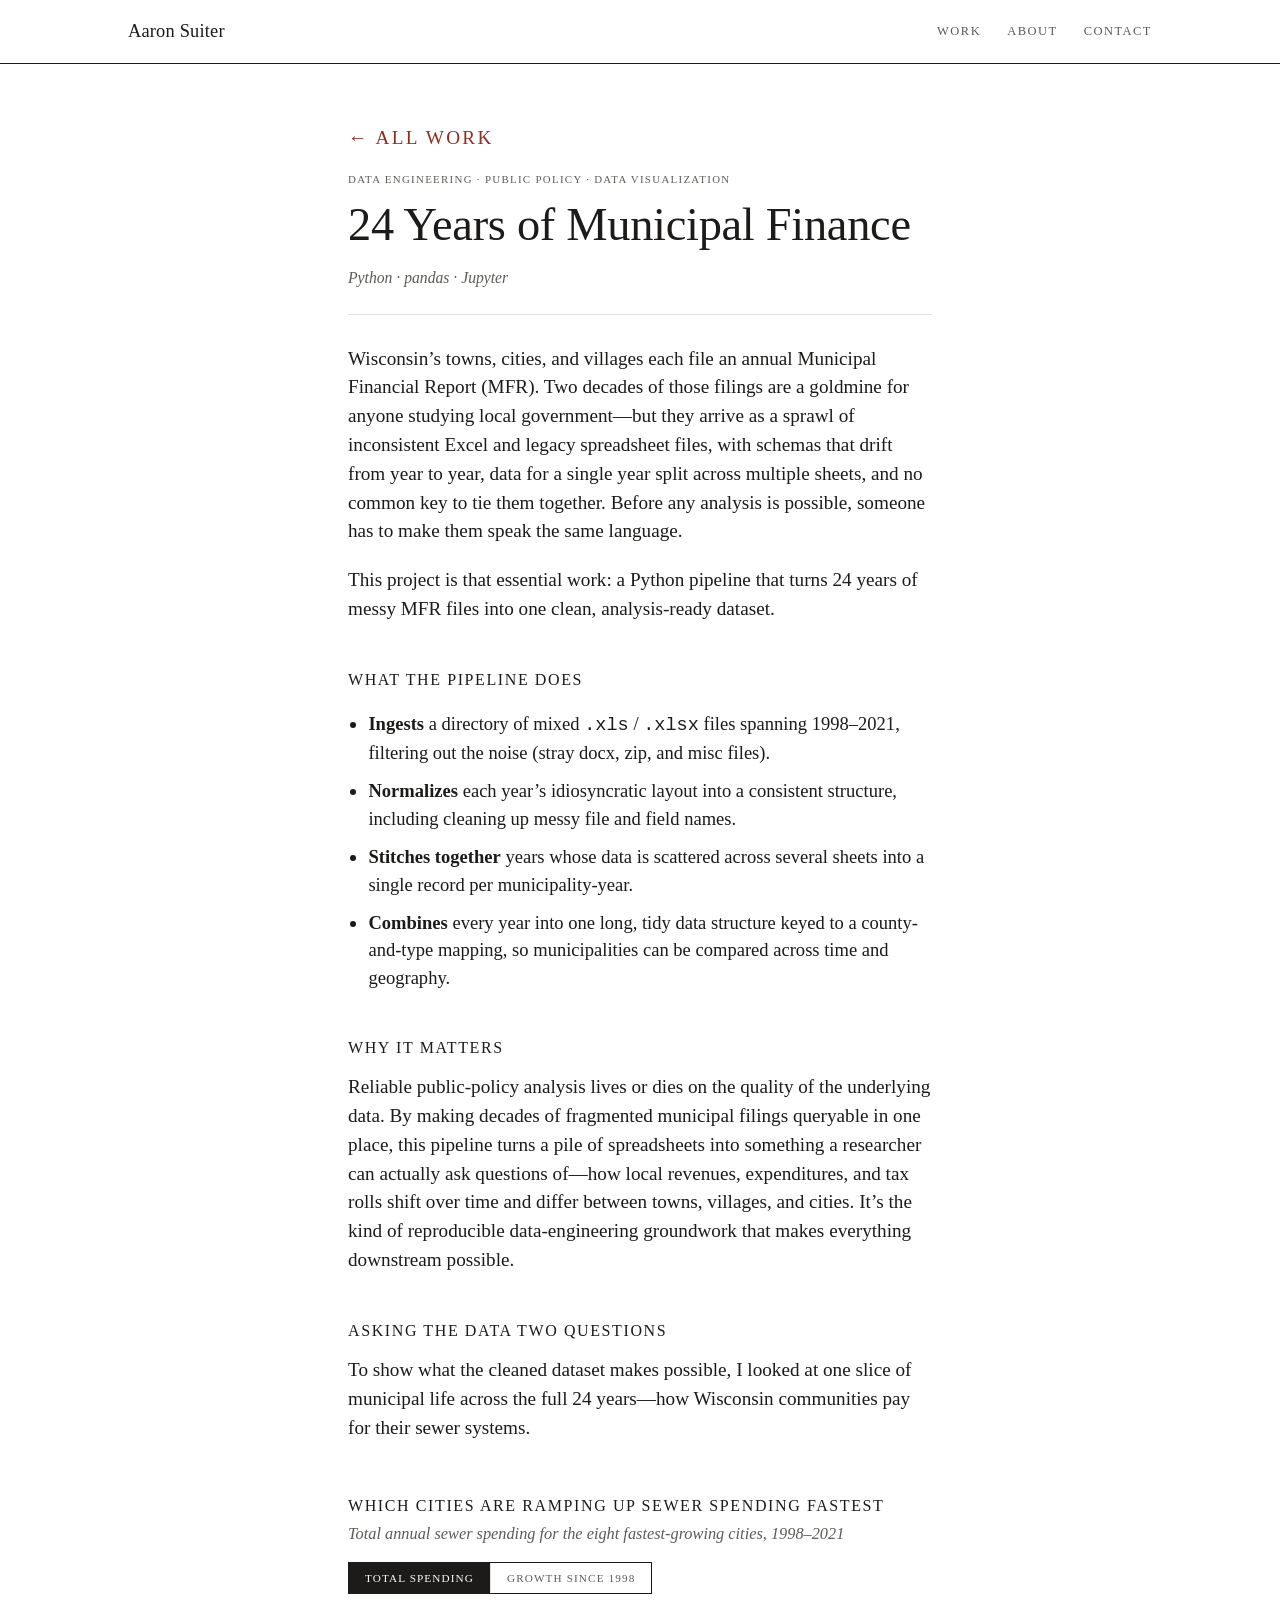
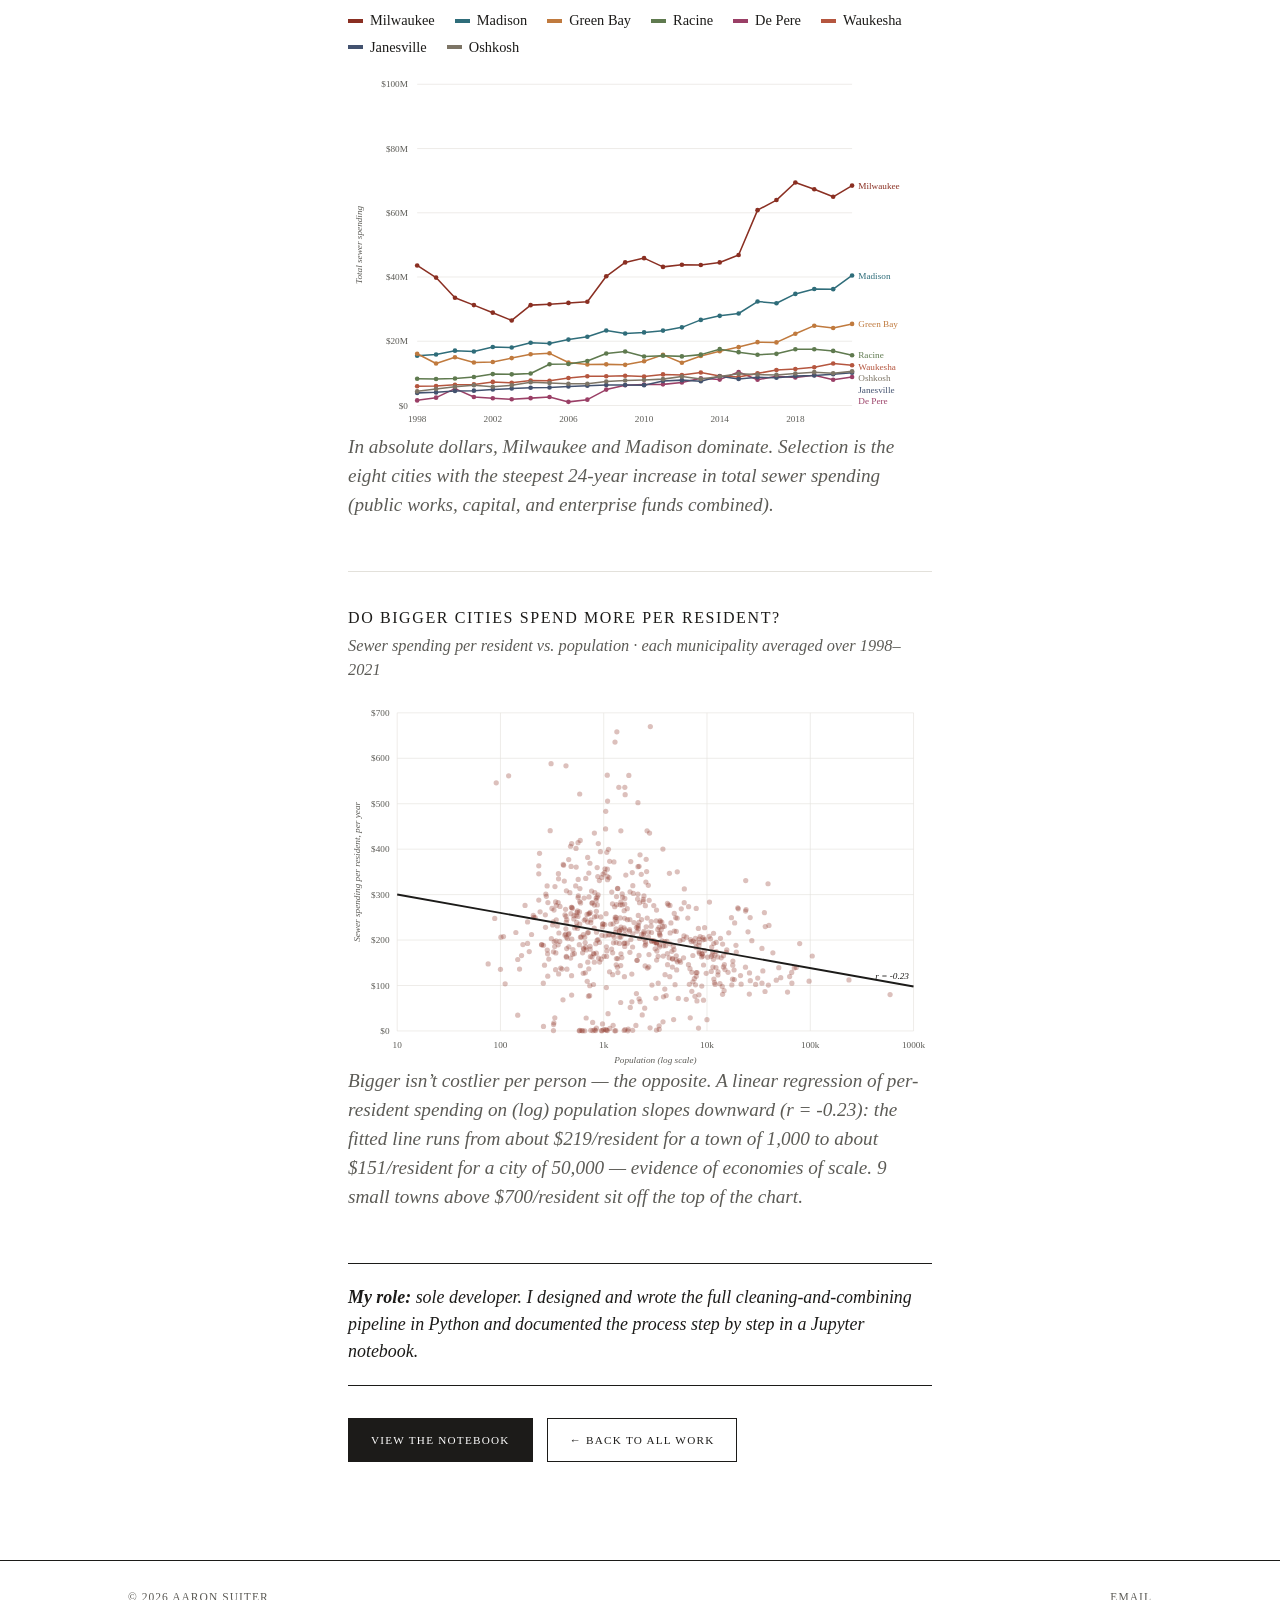
<file: wisconsin-policy-forum.html>
<!DOCTYPE html>
<html lang="en">
<head>
<meta charset="utf-8">
<meta name="viewport" content="width=device-width, initial-scale=1">
<title>24 Years of Municipal Finance — Aaron Suiter</title>
<meta name="description" content="A Python data pipeline that cleans and unifies two decades of Wisconsin Municipal Financial Reports into one analysis-ready dataset.">
<link rel="stylesheet" href="style.css">
</head>
<body>

<header class="site-header">
  <nav class="nav">
    <div class="brand"><a href="index.html">Aaron Suiter</a></div>
    <ul class="nav-links">
      <li><a href="index.html">Work</a></li>
      <li><a href="about.html">About</a></li>
      <li><a href="contact.html">Contact</a></li>
    </ul>
  </nav>
</header>

<article class="detail">
  <p class="breadcrumb"><a href="index.html">← All work</a></p>
  <div class="tag">Data Engineering · Public Policy · Data visualization</div>
  <h1>24 Years of Municipal Finance</h1>
  <p class="meta">Python · pandas · Jupyter</p>

  <p>Wisconsin’s towns, cities, and villages each file an annual Municipal Financial Report (MFR). Two decades of those filings are a goldmine for anyone studying local government—but they arrive as a sprawl of inconsistent Excel and legacy spreadsheet files, with schemas that drift from year to year, data for a single year split across multiple sheets, and no common key to tie them together. Before any analysis is possible, someone has to make them speak the same language.</p>

  <p>This project is that essential work: a Python pipeline that turns 24 years of messy MFR files into one clean, analysis-ready dataset.</p>

  <h2>What the pipeline does</h2>
  <ul>
    <li><strong>Ingests</strong> a directory of mixed <code>.xls</code> / <code>.xlsx</code> files spanning 1998–2021, filtering out the noise (stray docx, zip, and misc files).</li>
    <li><strong>Normalizes</strong> each year’s idiosyncratic layout into a consistent structure, including cleaning up messy file and field names.</li>
    <li><strong>Stitches together</strong> years whose data is scattered across several sheets into a single record per municipality-year.</li>
    <li><strong>Combines</strong> every year into one long, tidy data structure keyed to a county-and-type mapping, so municipalities can be compared across time and geography.</li>
  </ul>

  <h2>Why it matters</h2>
  <p>Reliable public-policy analysis lives or dies on the quality of the underlying data. By making decades of fragmented municipal filings queryable in one place, this pipeline turns a pile of spreadsheets into something a researcher can actually ask questions of—how local revenues, expenditures, and tax rolls shift over time and differ between towns, villages, and cities. It’s the kind of reproducible data-engineering groundwork that makes everything downstream possible.</p>

  <h2>Asking the data two questions</h2>
  <p>To show what the cleaned dataset makes possible, I looked at one slice of municipal life across the full 24 years—how Wisconsin communities pay for their sewer systems.</p>

  <section class="viz">
    <h2>Which cities are ramping up sewer spending fastest</h2>
    <p class="viz-sub">Total annual sewer spending for the eight fastest-growing cities, 1998–2021</p>
    <div class="toggle" id="line-toggle">
      <button data-mode="total" class="on">Total spending</button>
      <button data-mode="indexed">Growth since 1998</button>
    </div>
    <div class="legend" id="line-legend"></div>
    <div class="chart" id="chart-lines"></div>
    <p class="viz-note" id="lines-note"></p>
  </section>

  <section class="viz">
    <h2>Do bigger cities spend more per resident?</h2>
    <p class="viz-sub">Sewer spending per resident vs. population · each municipality averaged over 1998–2021</p>
    <div class="chart" id="chart-percap"></div>
    <p class="viz-note" id="percap-note"></p>
  </section>

  <div class="callout"><strong>My role:</strong> sole developer. I designed and wrote the full cleaning-and-combining pipeline in Python and documented the process step by step in a Jupyter notebook.</div>

  <div class="btns">
    <a class="btn primary" href="projects/wisconsin-policy-forum/Suiter_Graduate_Project.ipynb">View the notebook</a>
    <a class="btn" href="index.html">← Back to all work</a>
  </div>
</article>

<footer class="site-footer">
  <div class="footer-inner">
    <span>© 2026 Aaron Suiter</span>
    <span><a href="mailto:plantpropagationproject@gmail.com">Email</a></span>
  </div>
</footer>


<div class="tt" id="tt"></div>
<script>
const D = {"top_lines":[{"name":"Milwaukee","code":"40251","series":[[1998,43605000],[1999,39825000],[2000,33555000],[2001,31249000],[2002,28907000],[2003,26475000],[2004,31233000],[2005,31537000],[2006,31932000],[2007,32301000],[2008,40219000],[2009,44545000],[2010,45876000],[2011,43149000],[2012,43804000],[2013,43737000],[2014,44557000],[2015,46850000],[2016,60821000],[2017,63956000],[2018,69418000],[2019,67343000],[2020,64988000],[2021,68467000]],"indexed":[[1998,100.0],[1999,91.3],[2000,77.0],[2001,71.7],[2002,66.3],[2003,60.7],[2004,71.6],[2005,72.3],[2006,73.2],[2007,74.1],[2008,92.2],[2009,102.2],[2010,105.2],[2011,99.0],[2012,100.5],[2013,100.3],[2014,102.2],[2015,107.4],[2016,139.5],[2017,146.7],[2018,159.2],[2019,154.4],[2020,149.0],[2021,157.0]]},{"name":"Madison","code":"13251","series":[[1998,15487274],[1999,15871238],[2000,17067684],[2001,16807849],[2002,18204304],[2003,18045033],[2004,19515501],[2005,19339685],[2006,20523488],[2007,21420067],[2008,23349431],[2009,22412709],[2010,22759318],[2011,23312559],[2012,24325845],[2013,26642966],[2014,27915423],[2015,28642623],[2016,32361533],[2017,31849886],[2018,34742777],[2019,36265300],[2020,36217953],[2021,40492756]],"indexed":[[1998,100.0],[1999,102.5],[2000,110.2],[2001,108.5],[2002,117.5],[2003,116.5],[2004,126.0],[2005,124.9],[2006,132.5],[2007,138.3],[2008,150.8],[2009,144.7],[2010,147.0],[2011,150.5],[2012,157.1],[2013,172.0],[2014,180.2],[2015,184.9],[2016,209.0],[2017,205.7],[2018,224.3],[2019,234.2],[2020,233.9],[2021,261.5]]},{"name":"Green Bay","code":"5231","series":[[1998,16104898],[1999,13081329],[2000,15023975],[2001,13372067],[2002,13549573],[2003,14756318],[2004,15960298],[2005,16244948],[2006,13362175],[2007,12758297],[2008,12802463],[2009,12655501],[2010,13784828],[2011,15761200],[2012,13320299],[2013,15424422],[2014,16873781],[2015,18171710],[2016,19719746],[2017,19638986],[2018,22354053],[2019,24847430],[2020,24134305],[2021,25396458]],"indexed":[[1998,100.0],[1999,81.2],[2000,93.3],[2001,83.0],[2002,84.1],[2003,91.6],[2004,99.1],[2005,100.9],[2006,83.0],[2007,79.2],[2008,79.5],[2009,78.6],[2010,85.6],[2011,97.9],[2012,82.7],[2013,95.8],[2014,104.8],[2015,112.8],[2016,122.4],[2017,121.9],[2018,138.8],[2019,154.3],[2020,149.9],[2021,157.7]]},{"name":"Racine","code":"51276","series":[[1998,8321976],[1999,8264933],[2000,8382910],[2001,8856105],[2002,9773937],[2003,9695115],[2004,9981405],[2005,12849506],[2006,12923527],[2007,13825139],[2008,16208099],[2009,16831331],[2010,15246665],[2011,15512600],[2012,15287600],[2013,15826203],[2014,17546298],[2015,16606131],[2016,15816720],[2017,16077493],[2018,17511767],[2019,17523447],[2020,16996457],[2021,15627724]],"indexed":[[1998,100.0],[1999,99.3],[2000,100.7],[2001,106.4],[2002,117.4],[2003,116.5],[2004,119.9],[2005,154.4],[2006,155.3],[2007,166.1],[2008,194.8],[2009,202.3],[2010,183.2],[2011,186.4],[2012,183.7],[2013,190.2],[2014,210.8],[2015,199.5],[2016,190.1],[2017,193.2],[2018,210.4],[2019,210.6],[2020,204.2],[2021,187.8]]},{"name":"De Pere","code":"5216","series":[[1998,1593044],[1999,2435905],[2000,5249222],[2001,2658458],[2002,2246735],[2003,1946398],[2004,2292649],[2005,2659089],[2006,1135514],[2007,1815273],[2008,4949980],[2009,6302281],[2010,6521528],[2011,6578557],[2012,7153458],[2013,8503278],[2014,8065385],[2015,10438810],[2016,8022243],[2017,9092185],[2018,8697848],[2019,9460068],[2020,8029645],[2021,8859119]],"indexed":[[1998,100.0],[1999,152.9],[2000,329.5],[2001,166.9],[2002,141.0],[2003,122.2],[2004,143.9],[2005,166.9],[2006,71.3],[2007,113.9],[2008,310.7],[2009,395.6],[2010,409.4],[2011,413.0],[2012,449.0],[2013,533.8],[2014,506.3],[2015,655.3],[2016,503.6],[2017,570.7],[2018,546.0],[2019,593.8],[2020,504.0],[2021,556.1]]},{"name":"Waukesha","code":"67291","series":[[1998,6012664],[1999,6072539],[2000,6461137],[2001,6562285],[2002,7342673],[2003,7070158],[2004,7755160],[2005,7703519],[2006,8559913],[2007,9109393],[2008,9109435],[2009,9280087],[2010,8985477],[2011,9676521],[2012,9500713],[2013,10284763],[2014,9202649],[2015,8844883],[2016,10010401],[2017,11037653],[2018,11382361],[2019,11889230],[2020,13080079],[2021,12543452]],"indexed":[[1998,100.0],[1999,101.0],[2000,107.5],[2001,109.1],[2002,122.1],[2003,117.6],[2004,129.0],[2005,128.1],[2006,142.4],[2007,151.5],[2008,151.5],[2009,154.3],[2010,149.4],[2011,160.9],[2012,158.0],[2013,171.1],[2014,153.1],[2015,147.1],[2016,166.5],[2017,183.6],[2018,189.3],[2019,197.7],[2020,217.5],[2021,208.6]]},{"name":"Janesville","code":"53241","series":[[1998,3921661],[1999,4080931],[2000,4507264],[2001,4628279],[2002,5011327],[2003,5275092],[2004,5533708],[2005,5601736],[2006,5899417],[2007,6168954],[2008,6383697],[2009,6398355],[2010,6326056],[2011,7618239],[2012,7886652],[2013,7560208],[2014,9110589],[2015,8249939],[2016,8787344],[2017,8619038],[2018,9144624],[2019,9334010],[2020,9752951],[2021,10178208]],"indexed":[[1998,100.0],[1999,104.1],[2000,114.9],[2001,118.0],[2002,127.8],[2003,134.5],[2004,141.1],[2005,142.8],[2006,150.4],[2007,157.3],[2008,162.8],[2009,163.2],[2010,161.3],[2011,194.3],[2012,201.1],[2013,192.8],[2014,232.3],[2015,210.4],[2016,224.1],[2017,219.8],[2018,233.2],[2019,238.0],[2020,248.7],[2021,259.5]]},{"name":"Oshkosh","code":"70266","series":[[1998,4391256],[1999,5139142],[2000,5814628],[2001,6282956],[2002,5841580],[2003,6299418],[2004,7217713],[2005,7012395],[2006,6778742],[2007,6786757],[2008,7472355],[2009,7771648],[2010,7944772],[2011,8207881],[2012,8993618],[2013,8272592],[2014,9023827],[2015,9888497],[2016,9628154],[2017,9516170],[2018,9965294],[2019,10379386],[2020,10057175],[2021,10630652]],"indexed":[[1998,100.0],[1999,117.0],[2000,132.4],[2001,143.1],[2002,133.0],[2003,143.5],[2004,164.4],[2005,159.7],[2006,154.4],[2007,154.6],[2008,170.2],[2009,177.0],[2010,180.9],[2011,186.9],[2012,204.8],[2013,188.4],[2014,205.5],[2015,225.2],[2016,219.3],[2017,216.7],[2018,226.9],[2019,236.4],[2020,229.0],[2021,242.1]]}],"percap":[{"name":"Yuba","pop":76,"percap":147.5,"yrs":19},{"name":"Mason","pop":88,"percap":247.6,"yrs":18},{"name":"Glen Flora","pop":91,"percap":546.0,"yrs":18},{"name":"Conrath","pop":100,"percap":135.5,"yrs":19},{"name":"Melvina","pop":101,"percap":206.3,"yrs":15},{"name":"Tony","pop":107,"percap":207.7,"yrs":19},{"name":"Lublin","pop":111,"percap":103.6,"yrs":19},{"name":"Maiden Rock","pop":120,"percap":561.5,"yrs":19},{"name":"Wyeville","pop":141,"percap":216.6,"yrs":19},{"name":"Lynxville","pop":147,"percap":34.7,"yrs":6},{"name":"Boaz","pop":147,"percap":157.2,"yrs":19},{"name":"Fenwood","pop":153,"percap":136.2,"yrs":16},{"name":"Lime Ridge","pop":160,"percap":165.8,"yrs":14},{"name":"Hustler","pop":165,"percap":190.1,"yrs":19},{"name":"Pence","pop":173,"percap":276.1,"yrs":18},{"name":"Ferryville","pop":183,"percap":239.9,"yrs":19},{"name":"Patch Grove","pop":183,"percap":192.6,"yrs":19},{"name":"Wilson","pop":190,"percap":174.7,"yrs":19},{"name":"Exeland","pop":200,"percap":212.2,"yrs":19},{"name":"Union Center","pop":207,"percap":1113.1,"yrs":15},{"name":"Rockdale","pop":208,"percap":254.2,"yrs":19},{"name":"Mount Hope","pop":210,"percap":250.1,"yrs":19},{"name":"Brokaw","pop":211,"percap":726.9,"yrs":16},{"name":"Curtiss","pop":211,"percap":1512.8,"yrs":19},{"name":"Deer Park","pop":217,"percap":249.4,"yrs":19},{"name":"Egg Harbor","pop":229,"percap":3312.3,"yrs":19},{"name":"Knight","pop":235,"percap":288.1,"yrs":19},{"name":"Gratiot","pop":235,"percap":345.7,"yrs":19},{"name":"Radisson","pop":235,"percap":363.3,"yrs":19},{"name":"Sheldon","pop":239,"percap":390.9,"yrs":19},{"name":"North Bay","pop":242,"percap":262.1,"yrs":19},{"name":"Ironton","pop":250,"percap":190.0,"yrs":19},{"name":"Genoa","pop":251,"percap":189.5,"yrs":19},{"name":"Downing","pop":260,"percap":105.0,"yrs":19},{"name":"Potter","pop":261,"percap":188.5,"yrs":15},{"name":"Bell","pop":261,"percap":10.0,"yrs":5},{"name":"Ridgeland","pop":267,"percap":144.8,"yrs":19},{"name":"Weyerhaeuser","pop":272,"percap":255.5,"yrs":19},{"name":"Browntown","pop":273,"percap":228.0,"yrs":19},{"name":"Milladore","pop":275,"percap":301.3,"yrs":19},{"name":"Nichols","pop":278,"percap":296.2,"yrs":19},{"name":"Kekoskee","pop":283,"percap":319.1,"yrs":19},{"name":"Hollandale","pop":284,"percap":178.0,"yrs":19},{"name":"Haugen","pop":286,"percap":169.6,"yrs":18},{"name":"Loganville","pop":287,"percap":120.4,"yrs":19},{"name":"Chaseburg","pop":288,"percap":282.6,"yrs":10},{"name":"Rewey","pop":294,"percap":158.1,"yrs":19},{"name":"Oakdale","pop":303,"percap":440.7,"yrs":19},{"name":"Lac La Belle","pop":309,"percap":588.2,"yrs":19},{"name":"Bowler","pop":311,"percap":203.0,"yrs":19},{"name":"Ephraim","pop":313,"percap":1525.4,"yrs":19},{"name":"Kingston","pop":315,"percap":269.6,"yrs":19},{"name":"Hawkins","pop":320,"percap":233.2,"yrs":19},{"name":"Maribel","pop":324,"percap":240.2,"yrs":19},{"name":"Winter","pop":326,"percap":174.0,"yrs":19},{"name":"Mead","pop":326,"percap":0.9,"yrs":14},{"name":"Kendall","pop":327,"percap":14.0,"yrs":7},{"name":"Saxon","pop":329,"percap":17.8,"yrs":19},{"name":"Arpin","pop":330,"percap":266.1,"yrs":19},{"name":"Cazenovia","pop":332,"percap":196.2,"yrs":19},{"name":"Friesland","pop":335,"percap":185.6,"yrs":19},{"name":"Dewhurst","pop":336,"percap":28.8,"yrs":7},{"name":"Wheeler","pop":337,"percap":317.6,"yrs":19},{"name":"De Soto","pop":342,"percap":284.0,"yrs":19},{"name":"Kellnersville","pop":342,"percap":134.7,"yrs":19},{"name":"Warrens","pop":343,"percap":963.1,"yrs":19},{"name":"Unity","pop":344,"percap":171.6,"yrs":17},{"name":"La Valle","pop":345,"percap":198.3,"yrs":19},{"name":"Lowell","pop":347,"percap":244.5,"yrs":17},{"name":"Rock Springs","pop":347,"percap":275.8,"yrs":19},{"name":"White Lake","pop":355,"percap":231.1,"yrs":19},{"name":"Pound","pop":362,"percap":282.6,"yrs":19},{"name":"Tennyson","pop":362,"percap":189.4,"yrs":19},{"name":"Fairwater","pop":364,"percap":346.0,"yrs":19},{"name":"Bagley","pop":365,"percap":334.7,"yrs":19},{"name":"Scandinavia","pop":366,"percap":125.5,"yrs":19},{"name":"Granton","pop":368,"percap":215.5,"yrs":19},{"name":"Dallas","pop":375,"percap":196.9,"yrs":19},{"name":"Butternut","pop":377,"percap":274.1,"yrs":19},{"name":"Nelson","pop":383,"percap":138.5,"yrs":15},{"name":"Port Wing","pop":394,"percap":136.2,"yrs":18},{"name":"Pigeon Falls","pop":403,"percap":68.4,"yrs":19},{"name":"Clyman","pop":405,"percap":366.5,"yrs":19},{"name":"Readstown","pop":409,"percap":364.5,"yrs":19},{"name":"Gilman","pop":415,"percap":329.7,"yrs":19},{"name":"Oliver","pop":420,"percap":211.0,"yrs":19},{"name":"Embarrass","pop":421,"percap":255.5,"yrs":19},{"name":"Hancock","pop":427,"percap":267.6,"yrs":17},{"name":"Forestville","pop":428,"percap":213.1,"yrs":19},{"name":"Blue River","pop":430,"percap":224.9,"yrs":19},{"name":"Merrimac","pop":431,"percap":583.5,"yrs":19},{"name":"Rudolph","pop":431,"percap":252.0,"yrs":16},{"name":"Bear Creek","pop":434,"percap":239.3,"yrs":19},{"name":"Eastman","pop":434,"percap":164.2,"yrs":19},{"name":"Cochrane","pop":435,"percap":162.3,"yrs":19},{"name":"Neshkoro","pop":435,"percap":308.3,"yrs":19},{"name":"Junction City","pop":435,"percap":206.2,"yrs":19},{"name":"Hixton","pop":438,"percap":181.2,"yrs":19},{"name":"Mattoon","pop":439,"percap":245.0,"yrs":19},{"name":"Almond","pop":440,"percap":136.0,"yrs":19},{"name":"Glenbeulah","pop":447,"percap":203.1,"yrs":19},{"name":"Cobb","pop":456,"percap":212.3,"yrs":19},{"name":"Endeavor","pop":458,"percap":377.0,"yrs":19},{"name":"Knapp","pop":459,"percap":185.2,"yrs":19},{"name":"Coloma","pop":461,"percap":214.8,"yrs":19},{"name":"Kendall","pop":470,"percap":304.2,"yrs":19},{"name":"Birchwood","pop":477,"percap":406.4,"yrs":19},{"name":"Park Ridge","pop":478,"percap":160.3,"yrs":6},{"name":"Lyndon Station","pop":482,"percap":258.1,"yrs":19},{"name":"South Wayne","pop":483,"percap":362.0,"yrs":19},{"name":"Waldo","pop":486,"percap":272.0,"yrs":19},{"name":"Saint Cloud","pop":488,"percap":121.6,"yrs":19},{"name":"Prairie Farm","pop":489,"percap":79.0,"yrs":19},{"name":"Alma Center","pop":489,"percap":412.0,"yrs":19},{"name":"Taylor","pop":491,"percap":202.0,"yrs":19},{"name":"Withee","pop":492,"percap":271.7,"yrs":19},{"name":"Bay City","pop":497,"percap":269.6,"yrs":19},{"name":"Rosholt","pop":500,"percap":168.5,"yrs":19},{"name":"Melrose","pop":503,"percap":178.8,"yrs":19},{"name":"Wilton","pop":513,"percap":246.4,"yrs":19},{"name":"Adell","pop":514,"percap":253.7,"yrs":19},{"name":"Ontario","pop":520,"percap":169.9,"yrs":19},{"name":"Ettrick","pop":523,"percap":226.8,"yrs":19},{"name":"Bayfield","pop":533,"percap":959.2,"yrs":19},{"name":"Fairchild","pop":535,"percap":319.1,"yrs":19},{"name":"Minong","pop":539,"percap":401.5,"yrs":19},{"name":"Lena","pop":541,"percap":360.6,"yrs":19},{"name":"Stetsonville","pop":542,"percap":254.6,"yrs":19},{"name":"Gays Mills","pop":545,"percap":229.9,"yrs":19},{"name":"Merrillan","pop":547,"percap":238.8,"yrs":19},{"name":"Suring","pop":551,"percap":260.7,"yrs":19},{"name":"Cecil","pop":557,"percap":264.0,"yrs":19},{"name":"New Auburn","pop":559,"percap":225.5,"yrs":19},{"name":"Clayton","pop":563,"percap":252.1,"yrs":19},{"name":"Vesper","pop":564,"percap":293.4,"yrs":19},{"name":"Wausaukee","pop":564,"percap":414.3,"yrs":19},{"name":"Hatley","pop":566,"percap":333.4,"yrs":18},{"name":"Linden","pop":568,"percap":297.5,"yrs":19},{"name":"Wheatland","pop":579,"percap":0.2,"yrs":7},{"name":"Oxford","pop":580,"percap":189.8,"yrs":19},{"name":"Brownsville","pop":582,"percap":261.9,"yrs":19},{"name":"Boyd","pop":585,"percap":521.4,"yrs":19},{"name":"Gresham","pop":586,"percap":284.6,"yrs":19},{"name":"Star Prairie","pop":586,"percap":235.2,"yrs":19},{"name":"Sand Creek","pop":586,"percap":1.2,"yrs":9},{"name":"Casco","pop":588,"percap":313.2,"yrs":19},{"name":"Solon Springs","pop":592,"percap":419.2,"yrs":19},{"name":"Camp Douglas","pop":593,"percap":143.7,"yrs":19},{"name":"Soldiers Grove","pop":595,"percap":206.4,"yrs":19},{"name":"Plum City","pop":597,"percap":281.6,"yrs":19},{"name":"Poplar","pop":606,"percap":206.7,"yrs":19},{"name":"Hewitt","pop":612,"percap":0.8,"yrs":19},{"name":"Avoca","pop":624,"percap":171.8,"yrs":19},{"name":"Forest","pop":626,"percap":0.2,"yrs":9},{"name":"Brule","pop":633,"percap":126.7,"yrs":9},{"name":"Livingston","pop":635,"percap":211.8,"yrs":19},{"name":"Norwalk","pop":635,"percap":182.5,"yrs":19},{"name":"Superior","pop":641,"percap":180.0,"yrs":19},{"name":"Prentice","pop":646,"percap":292.5,"yrs":19},{"name":"Rockland","pop":648,"percap":243.6,"yrs":19},{"name":"Wellington","pop":655,"percap":0.3,"yrs":7},{"name":"Stockbridge","pop":655,"percap":206.3,"yrs":19},{"name":"Webster","pop":661,"percap":194.4,"yrs":19},{"name":"North Freedom","pop":663,"percap":127.8,"yrs":19},{"name":"Ridgeway","pop":665,"percap":245.9,"yrs":19},{"name":"Eleva","pop":670,"percap":184.5,"yrs":19},{"name":"Sullivan","pop":670,"percap":335.5,"yrs":19},{"name":"Fremont","pop":676,"percap":28.5,"yrs":6},{"name":"Francis Creek","pop":677,"percap":178.3,"yrs":19},{"name":"Fremont","pop":689,"percap":256.4,"yrs":19},{"name":"Almena","pop":692,"percap":109.3,"yrs":19},{"name":"Potosi","pop":697,"percap":216.0,"yrs":19},{"name":"Viola","pop":697,"percap":239.5,"yrs":19},{"name":"Cascade","pop":699,"percap":381.8,"yrs":19},{"name":"Montfort","pop":701,"percap":151.2,"yrs":19},{"name":"Reeseville","pop":711,"percap":216.5,"yrs":19},{"name":"Washington","pop":711,"percap":76.4,"yrs":19},{"name":"Mount Calvary","pop":714,"percap":257.9,"yrs":19},{"name":"Coleman","pop":717,"percap":347.5,"yrs":19},{"name":"Bloomington","pop":717,"percap":136.6,"yrs":19},{"name":"Wild Rose","pop":720,"percap":294.8,"yrs":19},{"name":"Auburndale","pop":730,"percap":77.7,"yrs":19},{"name":"Tigerton","pop":730,"percap":258.2,"yrs":19},{"name":"Wauzeka","pop":733,"percap":99.6,"yrs":19},{"name":"La Farge","pop":735,"percap":369.0,"yrs":19},{"name":"Wyocena","pop":737,"percap":186.2,"yrs":19},{"name":"Friendship","pop":739,"percap":260.7,"yrs":19},{"name":"Arlington","pop":739,"percap":179.8,"yrs":19},{"name":"Coon Valley","pop":742,"percap":163.5,"yrs":19},{"name":"Jacobs","pop":749,"percap":1.5,"yrs":14},{"name":"Whitelaw","pop":750,"percap":238.3,"yrs":19},{"name":"Mellen","pop":752,"percap":244.2,"yrs":19},{"name":"Saint Nazianz","pop":762,"percap":307.7,"yrs":19},{"name":"Cambria","pop":769,"percap":281.2,"yrs":19},{"name":"Bruce","pop":770,"percap":162.5,"yrs":19},{"name":"Plain","pop":775,"percap":282.1,"yrs":19},{"name":"Ogema","pop":781,"percap":18.8,"yrs":10},{"name":"Highland","pop":787,"percap":0.7,"yrs":19},{"name":"Hewitt","pop":795,"percap":102.2,"yrs":19},{"name":"Footville","pop":796,"percap":170.8,"yrs":19},{"name":"Drammen","pop":797,"percap":0.0,"yrs":5},{"name":"Stoddard","pop":805,"percap":169.3,"yrs":19},{"name":"Wonewoc","pop":809,"percap":226.3,"yrs":19},{"name":"Montreal","pop":811,"percap":151.3,"yrs":19},{"name":"Blanchardville","pop":812,"percap":277.0,"yrs":19},{"name":"Birnamwood","pop":812,"percap":435.4,"yrs":19},{"name":"Elmwood","pop":815,"percap":251.2,"yrs":19},{"name":"Glenwood","pop":817,"percap":2.3,"yrs":15},{"name":"Arena","pop":820,"percap":304.2,"yrs":19},{"name":"Clear Creek","pop":835,"percap":0.9,"yrs":8},{"name":"Argyle","pop":837,"percap":192.1,"yrs":19},{"name":"Eden","pop":845,"percap":292.4,"yrs":19},{"name":"Alma","pop":845,"percap":287.6,"yrs":19},{"name":"Highland","pop":848,"percap":171.1,"yrs":19},{"name":"Biron","pop":849,"percap":263.2,"yrs":19},{"name":"Linden","pop":850,"percap":6.2,"yrs":11},{"name":"Elk Mound","pop":851,"percap":217.3,"yrs":19},{"name":"Blue Mounds","pop":854,"percap":252.4,"yrs":19},{"name":"Dorchester","pop":863,"percap":199.5,"yrs":19},{"name":"Siren","pop":864,"percap":359.5,"yrs":19},{"name":"Pepin","pop":866,"percap":294.7,"yrs":19},{"name":"Plainfield","pop":867,"percap":277.4,"yrs":19},{"name":"Dresser","pop":876,"percap":339.7,"yrs":19},{"name":"Rib Lake","pop":880,"percap":200.7,"yrs":19},{"name":"Pittsville","pop":882,"percap":299.4,"yrs":19},{"name":"Brandon","pop":886,"percap":412.2,"yrs":19},{"name":"Lone Rock","pop":891,"percap":160.3,"yrs":19},{"name":"Necedah","pop":907,"percap":331.0,"yrs":19},{"name":"Fountain City","pop":909,"percap":194.6,"yrs":19},{"name":"Milltown","pop":912,"percap":151.6,"yrs":19},{"name":"Owen","pop":928,"percap":394.5,"yrs":19},{"name":"Sister Bay","pop":934,"percap":931.6,"yrs":19},{"name":"Shiocton","pop":937,"percap":251.0,"yrs":19},{"name":"Centuria","pop":944,"percap":157.9,"yrs":19},{"name":"Lakewood","pop":951,"percap":0.7,"yrs":6},{"name":"Belmont","pop":960,"percap":337.9,"yrs":19},{"name":"Iron Ridge","pop":960,"percap":210.4,"yrs":19},{"name":"Holway","pop":965,"percap":0.6,"yrs":5},{"name":"Valders","pop":971,"percap":229.0,"yrs":19},{"name":"Townsend","pop":973,"percap":15.5,"yrs":5},{"name":"Benton","pop":978,"percap":235.0,"yrs":19},{"name":"Cassville","pop":981,"percap":235.7,"yrs":19},{"name":"Crivitz","pop":984,"percap":345.2,"yrs":19},{"name":"Blue Mounds","pop":1000,"percap":3.2,"yrs":9},{"name":"Dane","pop":1008,"percap":164.3,"yrs":19},{"name":"Rosendale","pop":1023,"percap":348.6,"yrs":19},{"name":"Balsam Lake","pop":1023,"percap":234.0,"yrs":19},{"name":"Elkhart Lake","pop":1029,"percap":356.7,"yrs":19},{"name":"Rio","pop":1035,"percap":209.3,"yrs":19},{"name":"Greenwood","pop":1042,"percap":444.6,"yrs":19},{"name":"Green Lake","pop":1046,"percap":483.2,"yrs":19},{"name":"Waukechon","pop":1049,"percap":3.1,"yrs":5},{"name":"Amherst","pop":1053,"percap":258.0,"yrs":19},{"name":"Lake Nebagamon","pop":1060,"percap":95.4,"yrs":17},{"name":"Lake Holcombe","pop":1060,"percap":1.7,"yrs":17},{"name":"Dickeyville","pop":1061,"percap":185.0,"yrs":19},{"name":"Albany","pop":1066,"percap":163.9,"yrs":19},{"name":"Turtle Lake","pop":1071,"percap":716.0,"yrs":19},{"name":"Wittenberg","pop":1071,"percap":393.1,"yrs":19},{"name":"Oakfield","pop":1071,"percap":176.0,"yrs":19},{"name":"Baileys Harbor","pop":1082,"percap":562.7,"yrs":19},{"name":"Strum","pop":1083,"percap":340.4,"yrs":19},{"name":"Boyceville","pop":1084,"percap":356.0,"yrs":19},{"name":"Day","pop":1085,"percap":0.9,"yrs":12},{"name":"Cashton","pop":1088,"percap":332.8,"yrs":19},{"name":"Clear Lake","pop":1089,"percap":505.8,"yrs":19},{"name":"Prairie Du Chien","pop":1101,"percap":38.1,"yrs":10},{"name":"Athens","pop":1110,"percap":211.3,"yrs":19},{"name":"Lannon","pop":1112,"percap":399.6,"yrs":19},{"name":"Hustisford","pop":1128,"percap":337.4,"yrs":18},{"name":"Colfax","pop":1138,"percap":130.1,"yrs":19},{"name":"Hilbert","pop":1142,"percap":373.3,"yrs":19},{"name":"Luck","pop":1143,"percap":211.9,"yrs":19},{"name":"Lake Tomahawk","pop":1145,"percap":5.5,"yrs":11},{"name":"Frederic","pop":1167,"percap":235.0,"yrs":18},{"name":"Reedsville","pop":1192,"percap":180.1,"yrs":19},{"name":"Monticello","pop":1196,"percap":305.7,"yrs":19},{"name":"Shullsburg","pop":1215,"percap":279.7,"yrs":19},{"name":"Newburg","pop":1220,"percap":171.8,"yrs":16},{"name":"Glenwood City","pop":1221,"percap":123.9,"yrs":19},{"name":"Barneveld","pop":1231,"percap":211.1,"yrs":19},{"name":"Hazel Green","pop":1232,"percap":235.7,"yrs":19},{"name":"Parkland","pop":1233,"percap":12.3,"yrs":7},{"name":"Westfield","pop":1242,"percap":193.9,"yrs":19},{"name":"Marion","pop":1256,"percap":371.8,"yrs":19},{"name":"Loyal","pop":1265,"percap":206.0,"yrs":19},{"name":"Theresa","pop":1277,"percap":273.3,"yrs":19},{"name":"Fremont","pop":1279,"percap":0.3,"yrs":5},{"name":"Black Creek","pop":1286,"percap":635.6,"yrs":19},{"name":"Iola","pop":1294,"percap":245.9,"yrs":19},{"name":"Princeton","pop":1294,"percap":250.3,"yrs":19},{"name":"Fall Creek","pop":1296,"percap":216.8,"yrs":19},{"name":"Elcho","pop":1306,"percap":0.7,"yrs":9},{"name":"Gillett","pop":1317,"percap":224.9,"yrs":19},{"name":"Muscoda","pop":1319,"percap":194.5,"yrs":19},{"name":"Woodville","pop":1320,"percap":145.6,"yrs":19},{"name":"Independence","pop":1320,"percap":249.7,"yrs":19},{"name":"Maple Bluff","pop":1327,"percap":159.2,"yrs":19},{"name":"Manawa","pop":1330,"percap":295.6,"yrs":19},{"name":"Brooklyn","pop":1331,"percap":277.8,"yrs":19},{"name":"Spring Valley","pop":1335,"percap":240.7,"yrs":19},{"name":"Blair","pop":1340,"percap":658.3,"yrs":19},{"name":"Shell Lake","pop":1356,"percap":140.1,"yrs":19},{"name":"Black Earth","pop":1360,"percap":313.6,"yrs":19},{"name":"Hillsboro","pop":1368,"percap":313.4,"yrs":19},{"name":"Grantsburg","pop":1368,"percap":159.3,"yrs":19},{"name":"Nashotah","pop":1371,"percap":128.5,"yrs":19},{"name":"Cambridge","pop":1400,"percap":536.2,"yrs":19},{"name":"Markesan","pop":1416,"percap":219.5,"yrs":19},{"name":"West Baraboo","pop":1418,"percap":192.5,"yrs":19},{"name":"Cadott","pop":1422,"percap":206.8,"yrs":19},{"name":"Orfordville","pop":1424,"percap":220.2,"yrs":19},{"name":"Mishicot","pop":1442,"percap":248.6,"yrs":19},{"name":"Elroy","pop":1446,"percap":277.6,"yrs":19},{"name":"Vienna","pop":1459,"percap":62.6,"yrs":19},{"name":"Cornell","pop":1460,"percap":143.8,"yrs":19},{"name":"Bonduel","pop":1463,"percap":283.6,"yrs":19},{"name":"Eagle River","pop":1465,"percap":440.4,"yrs":19},{"name":"Montello","pop":1466,"percap":206.5,"yrs":19},{"name":"Bangor","pop":1469,"percap":169.8,"yrs":19},{"name":"Edgar","pop":1469,"percap":228.6,"yrs":19},{"name":"Cleveland","pop":1473,"percap":223.4,"yrs":19},{"name":"Galesville","pop":1496,"percap":161.4,"yrs":19},{"name":"Augusta","pop":1509,"percap":277.3,"yrs":19},{"name":"Fox Lake","pop":1509,"percap":301.5,"yrs":19},{"name":"Phillips","pop":1521,"percap":294.1,"yrs":19},{"name":"Sharon","pop":1571,"percap":192.5,"yrs":19},{"name":"Marathon","pop":1576,"percap":226.7,"yrs":19},{"name":"Germantown","pop":1577,"percap":1.0,"yrs":12},{"name":"Spring Green","pop":1577,"percap":264.6,"yrs":19},{"name":"Stratford","pop":1586,"percap":119.3,"yrs":19},{"name":"Darien","pop":1595,"percap":248.0,"yrs":19},{"name":"Fall River","pop":1595,"percap":212.5,"yrs":19},{"name":"Thorp","pop":1596,"percap":185.8,"yrs":19},{"name":"River Hills","pop":1596,"percap":193.4,"yrs":19},{"name":"Random Lake","pop":1596,"percap":279.3,"yrs":19},{"name":"Whitehall","pop":1600,"percap":536.0,"yrs":19},{"name":"Roberts","pop":1600,"percap":291.7,"yrs":19},{"name":"Deerfield","pop":1606,"percap":3.1,"yrs":9},{"name":"Hurley","pop":1612,"percap":519.8,"yrs":19},{"name":"Trempealeau","pop":1614,"percap":222.5,"yrs":19},{"name":"Mazomanie","pop":1636,"percap":343.0,"yrs":19},{"name":"Osseo","pop":1689,"percap":269.0,"yrs":19},{"name":"Niagara","pop":1690,"percap":193.0,"yrs":19},{"name":"Whiting","pop":1693,"percap":244.9,"yrs":19},{"name":"Plover","pop":1714,"percap":0.4,"yrs":12},{"name":"Sheboygan Falls","pop":1727,"percap":4.1,"yrs":5},{"name":"Fontana","pop":1750,"percap":562.3,"yrs":19},{"name":"Palmyra","pop":1772,"percap":219.5,"yrs":19},{"name":"Cameron","pop":1782,"percap":222.9,"yrs":19},{"name":"Colby","pop":1791,"percap":245.1,"yrs":19},{"name":"Randolph","pop":1793,"percap":173.1,"yrs":19},{"name":"Hammond","pop":1798,"percap":306.1,"yrs":19},{"name":"Winchester","pop":1807,"percap":51.8,"yrs":6},{"name":"Butler","pop":1826,"percap":372.8,"yrs":19},{"name":"Port Edwards","pop":1831,"percap":200.9,"yrs":19},{"name":"Shorewood Hills","pop":1871,"percap":125.1,"yrs":19},{"name":"Liberty Grove","pop":1873,"percap":64.2,"yrs":15},{"name":"Weyauwega","pop":1889,"percap":348.5,"yrs":19},{"name":"Crandon","pop":1903,"percap":184.7,"yrs":19},{"name":"Abrams","pop":1906,"percap":1.5,"yrs":5},{"name":"Adams","pop":1913,"percap":319.7,"yrs":19},{"name":"Durand","pop":1914,"percap":213.6,"yrs":19},{"name":"Spencer","pop":1936,"percap":302.7,"yrs":19},{"name":"Campbellsport","pop":1964,"percap":238.4,"yrs":19},{"name":"Verona","pop":2049,"percap":12.2,"yrs":9},{"name":"Cedar Grove","pop":2073,"percap":82.3,"yrs":19},{"name":"Kohler","pop":2073,"percap":228.2,"yrs":19},{"name":"Pardeeville","pop":2091,"percap":155.3,"yrs":19},{"name":"Redgranite","pop":2101,"percap":219.4,"yrs":19},{"name":"Cuba City","pop":2113,"percap":155.4,"yrs":19},{"name":"Saint Croix Falls","pop":2126,"percap":290.3,"yrs":19},{"name":"Dousman","pop":2140,"percap":229.2,"yrs":19},{"name":"Denmark","pop":2144,"percap":502.2,"yrs":19},{"name":"New Glarus","pop":2145,"percap":301.0,"yrs":19},{"name":"Wautoma","pop":2145,"percap":361.4,"yrs":19},{"name":"Washburn","pop":2160,"percap":232.6,"yrs":19},{"name":"Clinton","pop":2161,"percap":254.2,"yrs":19},{"name":"Fredonia","pop":2162,"percap":225.0,"yrs":19},{"name":"Westby","pop":2195,"percap":166.2,"yrs":19},{"name":"Abbotsford","pop":2198,"percap":239.1,"yrs":19},{"name":"Florence","pop":2198,"percap":70.6,"yrs":14},{"name":"Belgium","pop":2199,"percap":362.3,"yrs":19},{"name":"Chetek","pop":2219,"percap":203.5,"yrs":19},{"name":"Schofield","pop":2222,"percap":282.1,"yrs":19},{"name":"Cumberland","pop":2247,"percap":387.5,"yrs":19},{"name":"Wrightstown","pop":2250,"percap":64.5,"yrs":18},{"name":"Belleville","pop":2309,"percap":344.7,"yrs":19},{"name":"Deerfield","pop":2323,"percap":212.3,"yrs":19},{"name":"Hayward","pop":2326,"percap":245.2,"yrs":19},{"name":"Dekorra","pop":2359,"percap":35.3,"yrs":17},{"name":"New Lisbon","pop":2409,"percap":285.0,"yrs":19},{"name":"Darlington","pop":2413,"percap":289.3,"yrs":19},{"name":"Silver Lake","pop":2435,"percap":211.5,"yrs":14},{"name":"Lomira","pop":2450,"percap":219.3,"yrs":19},{"name":"Fennimore","pop":2451,"percap":215.3,"yrs":19},{"name":"Winneconne","pop":2453,"percap":297.2,"yrs":19},{"name":"Luxemburg","pop":2458,"percap":201.4,"yrs":19},{"name":"Rochester","pop":2492,"percap":50.0,"yrs":6},{"name":"Neillsville","pop":2509,"percap":187.7,"yrs":19},{"name":"Poynette","pop":2517,"percap":143.0,"yrs":19},{"name":"Somerset","pop":2529,"percap":275.7,"yrs":19},{"name":"Park Falls","pop":2543,"percap":196.2,"yrs":19},{"name":"Mineral Point","pop":2547,"percap":190.7,"yrs":19},{"name":"Johnson Creek","pop":2560,"percap":327.6,"yrs":19},{"name":"Wales","pop":2576,"percap":377.6,"yrs":8},{"name":"Nekoosa","pop":2577,"percap":229.2,"yrs":19},{"name":"Williams Bay","pop":2602,"percap":350.8,"yrs":19},{"name":"Wisconsin Dells","pop":2628,"percap":440.4,"yrs":19},{"name":"Osceola","pop":2635,"percap":248.3,"yrs":19},{"name":"Spooner","pop":2648,"percap":138.4,"yrs":19},{"name":"Juneau","pop":2703,"percap":320.4,"yrs":19},{"name":"Sherwood","pop":2709,"percap":206.5,"yrs":19},{"name":"Hortonville","pop":2714,"percap":217.6,"yrs":19},{"name":"Walworth","pop":2732,"percap":140.9,"yrs":19},{"name":"Mondovi","pop":2742,"percap":168.1,"yrs":19},{"name":"Wrightstown","pop":2754,"percap":287.4,"yrs":19},{"name":"Arcadia","pop":2778,"percap":435.5,"yrs":19},{"name":"Empire","pop":2810,"percap":7.0,"yrs":16},{"name":"Lake Delton","pop":2826,"percap":669.7,"yrs":19},{"name":"Oconto Falls","pop":2875,"percap":230.6,"yrs":19},{"name":"Genoa City","pop":2882,"percap":240.8,"yrs":19},{"name":"Amery","pop":2903,"percap":216.6,"yrs":19},{"name":"Kewaunee","pop":2907,"percap":196.9,"yrs":19},{"name":"Oostburg","pop":2913,"percap":198.6,"yrs":19},{"name":"Rochester","pop":2931,"percap":100.9,"yrs":19},{"name":"Lodi","pop":3048,"percap":198.7,"yrs":19},{"name":"Paddock Lake","pop":3052,"percap":276.0,"yrs":19},{"name":"Brillion","pop":3138,"percap":195.0,"yrs":19},{"name":"Howards Grove","pop":3146,"percap":180.8,"yrs":19},{"name":"Yorkville","pop":3200,"percap":71.8,"yrs":16},{"name":"Algoma","pop":3221,"percap":242.3,"yrs":19},{"name":"Ellsworth","pop":3239,"percap":192.2,"yrs":19},{"name":"Burke","pop":3241,"percap":1.9,"yrs":10},{"name":"Thiensville","pop":3245,"percap":266.1,"yrs":19},{"name":"Combined Locks","pop":3250,"percap":194.7,"yrs":19},{"name":"New Holstein","pop":3252,"percap":156.0,"yrs":19},{"name":"Brodhead","pop":3255,"percap":194.8,"yrs":19},{"name":"Boscobel","pop":3269,"percap":175.8,"yrs":19},{"name":"Waterloo","pop":3338,"percap":223.5,"yrs":19},{"name":"Barron","pop":3363,"percap":164.2,"yrs":19},{"name":"Sauk City","pop":3368,"percap":105.1,"yrs":19},{"name":"Seymour","pop":3434,"percap":228.2,"yrs":19},{"name":"Menomonie","pop":3439,"percap":11.2,"yrs":19},{"name":"Fond Du Lac","pop":3446,"percap":3.6,"yrs":13},{"name":"Stanley","pop":3460,"percap":184.8,"yrs":19},{"name":"Peshtigo","pop":3464,"percap":215.4,"yrs":19},{"name":"Omro","pop":3481,"percap":189.1,"yrs":19},{"name":"Ladysmith","pop":3486,"percap":212.4,"yrs":19},{"name":"Pulaski","pop":3513,"percap":242.7,"yrs":19},{"name":"Tomahawk","pop":3514,"percap":209.9,"yrs":19},{"name":"Bloomer","pop":3524,"percap":240.2,"yrs":19},{"name":"Black River Falls","pop":3602,"percap":222.5,"yrs":19},{"name":"Cross Plains","pop":3647,"percap":239.4,"yrs":19},{"name":"Scott","pop":3658,"percap":198.1,"yrs":5},{"name":"Horicon","pop":3718,"percap":229.4,"yrs":19},{"name":"Kiel","pop":3741,"percap":400.3,"yrs":19},{"name":"North Hudson","pop":3750,"percap":20.1,"yrs":19},{"name":"Baldwin","pop":3770,"percap":164.7,"yrs":19},{"name":"Hartford","pop":3787,"percap":75.2,"yrs":15},{"name":"Marshall","pop":3788,"percap":187.4,"yrs":19},{"name":"Chilton","pop":3871,"percap":230.3,"yrs":19},{"name":"Lancaster","pop":3895,"percap":196.5,"yrs":19},{"name":"Prairie Du Sac","pop":3900,"percap":92.1,"yrs":19},{"name":"Westport","pop":3924,"percap":123.8,"yrs":19},{"name":"Kewaskum","pop":3982,"percap":187.6,"yrs":19},{"name":"Dover","pop":4022,"percap":77.9,"yrs":5},{"name":"Mosinee","pop":4090,"percap":197.0,"yrs":19},{"name":"Lawrence","pop":4131,"percap":170.0,"yrs":19},{"name":"West Milwaukee","pop":4138,"percap":280.5,"yrs":19},{"name":"Prescott","pop":4150,"percap":145.9,"yrs":19},{"name":"East Troy","pop":4228,"percap":277.2,"yrs":19},{"name":"Bayside","pop":4299,"percap":160.8,"yrs":19},{"name":"Medford","pop":4325,"percap":346.9,"yrs":19},{"name":"Campbell","pop":4361,"percap":119.3,"yrs":19},{"name":"Saukville","pop":4380,"percap":276.3,"yrs":19},{"name":"Viroqua","pop":4389,"percap":191.8,"yrs":19},{"name":"Mauston","pop":4392,"percap":215.6,"yrs":19},{"name":"Bristol","pop":4473,"percap":237.8,"yrs":8},{"name":"Clintonville","pop":4568,"percap":175.1,"yrs":19},{"name":"Ixonia","pop":4618,"percap":140.6,"yrs":10},{"name":"Oconto","pop":4623,"percap":158.7,"yrs":19},{"name":"Dodgeville","pop":4642,"percap":158.8,"yrs":19},{"name":"Bloomfield","pop":4720,"percap":185.8,"yrs":8},{"name":"Shelby","pop":4750,"percap":25.1,"yrs":16},{"name":"Summit","pop":4792,"percap":178.7,"yrs":11},{"name":"Bristol","pop":4817,"percap":258.5,"yrs":12},{"name":"Union Grove","pop":4819,"percap":219.9,"yrs":19},{"name":"West Salem","pop":4906,"percap":101.8,"yrs":19},{"name":"Columbus","pop":4973,"percap":249.1,"yrs":19},{"name":"Evansville","pop":5038,"percap":156.5,"yrs":19},{"name":"Slinger","pop":5039,"percap":218.9,"yrs":19},{"name":"North Fond Du Lac","pop":5040,"percap":165.3,"yrs":19},{"name":"Summit","pop":5085,"percap":134.3,"yrs":7},{"name":"Mayville","pop":5142,"percap":248.1,"yrs":19},{"name":"Richland Center","pop":5153,"percap":350.2,"yrs":18},{"name":"Waterford","pop":5159,"percap":152.0,"yrs":19},{"name":"Rothschild","pop":5272,"percap":71.5,"yrs":19},{"name":"Edgerton","pop":5413,"percap":154.8,"yrs":19},{"name":"Berlin","pop":5470,"percap":198.7,"yrs":19},{"name":"Milton","pop":5548,"percap":151.3,"yrs":19},{"name":"Lake Mills","pop":5634,"percap":268.8,"yrs":19},{"name":"Twin Lakes","pop":5862,"percap":200.8,"yrs":19},{"name":"Prairie Du Chien","pop":5931,"percap":160.8,"yrs":19},{"name":"Cottage Grove","pop":5983,"percap":209.0,"yrs":19},{"name":"Waupaca","pop":6015,"percap":282.3,"yrs":19},{"name":"Elm Grove","pop":6032,"percap":312.4,"yrs":19},{"name":"Madison","pop":6296,"percap":69.6,"yrs":19},{"name":"Brookfield","pop":6340,"percap":206.4,"yrs":17},{"name":"Sturtevant","pop":6521,"percap":248.4,"yrs":19},{"name":"Kimberly","pop":6616,"percap":145.9,"yrs":19},{"name":"Jackson","pop":6635,"percap":273.4,"yrs":19},{"name":"Fox Point","pop":6744,"percap":102.5,"yrs":19},{"name":"Somers","pop":6839,"percap":136.9,"yrs":19},{"name":"Lake Hallie","pop":6881,"percap":29.0,"yrs":11},{"name":"Mount Horeb","pop":6922,"percap":201.2,"yrs":19},{"name":"Delafield","pop":7032,"percap":196.6,"yrs":19},{"name":"Kronenwetter","pop":7126,"percap":87.2,"yrs":18},{"name":"Altoona","pop":7144,"percap":129.1,"yrs":19},{"name":"New London","pop":7294,"percap":166.0,"yrs":19},{"name":"Hobart","pop":7313,"percap":108.2,"yrs":19},{"name":"Mukwonago","pop":7346,"percap":197.7,"yrs":19},{"name":"Beloit","pop":7540,"percap":115.0,"yrs":19},{"name":"Hales Corners","pop":7647,"percap":76.1,"yrs":19},{"name":"Ripon","pop":7717,"percap":194.3,"yrs":19},{"name":"Lake Geneva","pop":7720,"percap":204.0,"yrs":19},{"name":"Sheboygan Falls","pop":7739,"percap":101.6,"yrs":19},{"name":"Jefferson","pop":7838,"percap":184.2,"yrs":19},{"name":"Monona","pop":7859,"percap":128.3,"yrs":18},{"name":"Rhinelander","pop":7864,"percap":269.6,"yrs":19},{"name":"Mcfarland","pop":7867,"percap":120.1,"yrs":18},{"name":"Ledgeview","pop":7994,"percap":66.0,"yrs":7},{"name":"Windsor","pop":8005,"percap":128.4,"yrs":5},{"name":"Ashland","pop":8254,"percap":225.5,"yrs":19},{"name":"Delafield","pop":8274,"percap":6.3,"yrs":7},{"name":"Antigo","pop":8357,"percap":188.1,"yrs":19},{"name":"Oconomowoc","pop":8361,"percap":79.6,"yrs":18},{"name":"Pewaukee","pop":8367,"percap":174.4,"yrs":19},{"name":"Delavan","pop":8371,"percap":202.3,"yrs":19},{"name":"New Richmond","pop":8440,"percap":194.7,"yrs":19},{"name":"Plymouth","pop":8441,"percap":171.0,"yrs":19},{"name":"Rice Lake","pop":8583,"percap":207.8,"yrs":19},{"name":"Somers","pop":8865,"percap":162.9,"yrs":6},{"name":"Holmen","pop":8897,"percap":98.8,"yrs":19},{"name":"Hartland","pop":8907,"percap":169.7,"yrs":19},{"name":"Shawano","pop":8996,"percap":169.1,"yrs":19},{"name":"Tomah","pop":9141,"percap":205.5,"yrs":19},{"name":"Deforest","pop":9148,"percap":164.7,"yrs":19},{"name":"Reedsburg","pop":9192,"percap":200.5,"yrs":19},{"name":"Saint Francis","pop":9247,"percap":67.8,"yrs":19},{"name":"Oregon","pop":9256,"percap":145.1,"yrs":19},{"name":"Sturgeon Bay","pop":9457,"percap":176.6,"yrs":19},{"name":"Elkhorn","pop":9478,"percap":227.2,"yrs":19},{"name":"Sparta","pop":9558,"percap":201.2,"yrs":19},{"name":"Merrill","pop":9818,"percap":126.7,"yrs":19},{"name":"Lisbon","pop":9995,"percap":24.7,"yrs":5},{"name":"Portage","pop":10152,"percap":162.4,"yrs":19},{"name":"Sussex","pop":10503,"percap":208.1,"yrs":19},{"name":"Burlington","pop":10566,"percap":283.7,"yrs":19},{"name":"Monroe","pop":10817,"percap":202.6,"yrs":19},{"name":"Little Chute","pop":10986,"percap":163.9,"yrs":19},{"name":"Verona","pop":10991,"percap":131.0,"yrs":19},{"name":"Marinette","pop":11101,"percap":184.5,"yrs":19},{"name":"Waupun","pop":11233,"percap":167.4,"yrs":19},{"name":"Port Washington","pop":11343,"percap":174.6,"yrs":19},{"name":"Platteville","pop":11398,"percap":140.6,"yrs":19},{"name":"Grafton","pop":11545,"percap":157.6,"yrs":19},{"name":"Cedarburg","pop":11562,"percap":215.0,"yrs":19},{"name":"Salem","pop":11632,"percap":192.4,"yrs":15},{"name":"Suamico","pop":11648,"percap":114.3,"yrs":18},{"name":"Baraboo","pop":11805,"percap":106.2,"yrs":19},{"name":"Two Rivers","pop":11930,"percap":166.7,"yrs":19},{"name":"Brown Deer","pop":11985,"percap":102.3,"yrs":15},{"name":"Waunakee","pop":12211,"percap":139.2,"yrs":19},{"name":"Fort Atkinson","pop":12273,"percap":194.7,"yrs":19},{"name":"Plover","pop":12274,"percap":174.8,"yrs":19},{"name":"Hudson","pop":12713,"percap":162.8,"yrs":19},{"name":"Stoughton","pop":12766,"percap":123.3,"yrs":19},{"name":"Glendale","pop":12796,"percap":130.1,"yrs":19},{"name":"Shorewood","pop":13342,"percap":104.0,"yrs":19},{"name":"Pewaukee","pop":13492,"percap":203.7,"yrs":19},{"name":"Chippewa Falls","pop":13728,"percap":160.8,"yrs":19},{"name":"Whitefish Bay","pop":14046,"percap":98.0,"yrs":19},{"name":"Greendale","pop":14150,"percap":80.7,"yrs":19},{"name":"Hartford","pop":14160,"percap":191.2,"yrs":19},{"name":"Allouez","pop":14413,"percap":140.8,"yrs":19},{"name":"Whitewater","pop":14429,"percap":165.6,"yrs":19},{"name":"Weston","pop":14635,"percap":88.6,"yrs":19},{"name":"River Falls","pop":14736,"percap":145.9,"yrs":19},{"name":"Bellevue","pop":14921,"percap":135.1,"yrs":18},{"name":"Kaukauna","pop":15372,"percap":173.0,"yrs":19},{"name":"Oconomowoc","pop":15545,"percap":178.5,"yrs":19},{"name":"Menomonie","pop":15996,"percap":129.1,"yrs":19},{"name":"Beaver Dam","pop":16243,"percap":215.9,"yrs":19},{"name":"Ashwaubenon","pop":17246,"percap":249.3,"yrs":19},{"name":"Menasha","pop":17394,"percap":101.2,"yrs":19},{"name":"Onalaska","pop":17654,"percap":113.9,"yrs":19},{"name":"Howard","pop":17754,"percap":144.7,"yrs":19},{"name":"Menasha","pop":17803,"percap":153.7,"yrs":14},{"name":"Cudahy","pop":18285,"percap":134.1,"yrs":19},{"name":"Middleton","pop":18384,"percap":113.1,"yrs":19},{"name":"Wisconsin Rapids","pop":18521,"percap":237.8,"yrs":19},{"name":"Fox Crossing","pop":19067,"percap":188.3,"yrs":5},{"name":"Marshfield","pop":19224,"percap":173.6,"yrs":19},{"name":"Germantown","pop":19877,"percap":271.0,"yrs":19},{"name":"Pleasant Prairie","pop":20071,"percap":268.8,"yrs":19},{"name":"South Milwaukee","pop":21106,"percap":121.9,"yrs":19},{"name":"Grand Chute","pop":21398,"percap":103.0,"yrs":19},{"name":"Watertown","pop":23583,"percap":140.2,"yrs":19},{"name":"De Pere","pop":23630,"percap":263.9,"yrs":19},{"name":"Mequon","pop":23707,"percap":331.0,"yrs":19},{"name":"Muskego","pop":23889,"percap":267.1,"yrs":19},{"name":"Caledonia","pop":24951,"percap":218.2,"yrs":16},{"name":"Fitchburg","pop":25695,"percap":81.2,"yrs":19},{"name":"Neenah","pop":25789,"percap":127.7,"yrs":19},{"name":"Mount Pleasant","pop":26166,"percap":249.6,"yrs":18},{"name":"Stevens Point","pop":26253,"percap":110.5,"yrs":19},{"name":"Superior","pop":27176,"percap":198.5,"yrs":19},{"name":"Sun Prairie","pop":29560,"percap":102.4,"yrs":19},{"name":"West Bend","pop":30981,"percap":116.4,"yrs":19},{"name":"Manitowoc","pop":34045,"percap":181.5,"yrs":19},{"name":"Oak Creek","pop":34058,"percap":105.1,"yrs":19},{"name":"Franklin","pop":34727,"percap":132.0,"yrs":19},{"name":"Menomonee Falls","pop":35918,"percap":260.3,"yrs":19},{"name":"Greenfield","pop":36456,"percap":86.8,"yrs":19},{"name":"Beloit","pop":36626,"percap":229.6,"yrs":19},{"name":"Brookfield","pop":38981,"percap":323.9,"yrs":19},{"name":"Wausau","pop":39286,"percap":100.9,"yrs":19},{"name":"New Berlin","pop":39789,"percap":232.3,"yrs":19},{"name":"Fond Du Lac","pop":43434,"percap":171.9,"yrs":19},{"name":"Wauwatosa","pop":46873,"percap":111.6,"yrs":19},{"name":"Sheboygan","pop":49564,"percap":139.1,"yrs":19},{"name":"La Crosse","pop":51747,"percap":117.2,"yrs":19},{"name":"West Allis","pop":60212,"percap":85.5,"yrs":19},{"name":"Janesville","pop":63123,"percap":119.7,"yrs":19},{"name":"Oshkosh","pop":66084,"percap":128.8,"yrs":19},{"name":"Eau Claire","pop":66377,"percap":105.1,"yrs":19},{"name":"Waukesha","pop":70012,"percap":138.7,"yrs":19},{"name":"Appleton","pop":73174,"percap":139.7,"yrs":19},{"name":"Racine","pop":78948,"percap":192.3,"yrs":19},{"name":"Kenosha","pop":97437,"percap":109.5,"yrs":18},{"name":"Green Bay","pop":104514,"percap":164.9,"yrs":19},{"name":"Madison","pop":236937,"percap":112.2,"yrs":19},{"name":"Milwaukee","pop":592543,"percap":80.1,"yrs":19}],"meta":{"ymin":1998,"ymax":2021,"percap_r":-0.229,"percap_slope":-70.45,"n_percap":644,"percap_median":202.4,"percap_cap":700,"percap_above_cap":9},"quintiles":[{"pop":342,"percap":232.1,"n":128},{"pop":757,"percap":225.9,"n":128},{"pop":1469,"percap":224.9,"n":128},{"pop":3484,"percap":198.7,"n":128},{"pop":12781,"percap":155.6,"n":132}]};
const css=getComputedStyle(document.documentElement);
const INK=css.getPropertyValue('--ink').trim()||'#1c1b19';
const GOLD=css.getPropertyValue('--gold').trim()||'#8a2f22';
const MUTED=css.getPropertyValue('--muted').trim()||'#5c5b56';
const LINE=css.getPropertyValue('--line').trim()||'#e3e1db';
const SVGNS='http://www.w3.org/2000/svg';
const tt=document.getElementById('tt');
const PAL=['#8a2f22','#2f6d7a','#c07a3e','#5f7a4f','#9a3f66','#b5563f','#43526f','#7d7566'];

function el(t,a){const e=document.createElementNS(SVGNS,t);for(const k in a)e.setAttribute(k,a[k]);return e;}
function money(v){v=Math.abs(v);if(v>=1e9)return '$'+(v/1e9).toFixed(2)+'B';if(v>=1e6)return '$'+(v/1e6).toFixed(1)+'M';if(v>=1e3)return '$'+Math.round(v/1e3)+'k';return '$'+Math.round(v);}
function comma(n){return Math.round(n).toLocaleString('en-US');}
function showTT(h,e){tt.innerHTML=h;tt.style.opacity=1;moveTT(e);}
function moveTT(e){let x=e.clientX+14,y=e.clientY+14;const w=tt.offsetWidth,h=tt.offsetHeight;
  if(x+w>window.innerWidth-8)x=e.clientX-w-14;if(y+h>window.innerHeight-8)y=e.clientY-h-14;
  tt.style.left=x+'px';tt.style.top=y+'px';}
function hideTT(){tt.style.opacity=0;}
function niceMax(v){const p=Math.pow(10,Math.floor(Math.log10(v)));let f=v/p;let m=f<=1?1:f<=2?2:f<=5?5:10;return m*p;}

/* ---------- MULTI-LINE ---------- */
const lines=D.top_lines;
let mode='total';
// legend
const leg=document.getElementById('line-legend');
lines.forEach((L,i)=>{const it=document.createElement('div');it.className='item';it.dataset.i=i;
  it.innerHTML='<span class="sw" style="background:'+PAL[i]+'"></span>'+L.name;
  it.addEventListener('mouseenter',()=>highlight(i));
  it.addEventListener('mouseleave',()=>highlight(-1));
  leg.appendChild(it);});

function highlight(idx){
  document.querySelectorAll('#chart-lines .cityline').forEach(p=>{
    const i=+p.dataset.i; p.setAttribute('stroke-opacity', idx<0?1:(i===idx?1:.12));
    p.setAttribute('stroke-width', i===idx?3.4:2);});
  document.querySelectorAll('#chart-lines .dot').forEach(c=>{
    const i=+c.dataset.i; c.setAttribute('opacity', idx<0?1:(i===idx?1:.12));});
  document.querySelectorAll('#line-legend .item').forEach(it=>{
    it.classList.toggle('dim', idx>=0 && (+it.dataset.i)!==idx);});
}

function drawLines(){
  const box=document.getElementById('chart-lines'); box.innerHTML='';
  const W=760,H=470,mL=90,mR=104,mT=16,mB=36;
  const plotW=W-mL-mR, plotH=H-mT-mB;
  const y0=D.meta.ymin,y1=D.meta.ymax;
  const key=mode==='total'?'series':'indexed';
  let maxV=0; lines.forEach(L=>L[key].forEach(p=>{if(p[1]>maxV)maxV=p[1];}));
  const ymax=niceMax(maxV);
  const X=y=>mL+((y-y0)/(y1-y0))*plotW;
  const Y=v=>mT+plotH-(v/ymax)*plotH;
  const svg=el('svg',{viewBox:`0 0 ${W} ${H}`});
  // y gridlines
  const steps=5;
  for(let i=0;i<=steps;i++){const v=ymax*i/steps,py=Y(v);
    svg.appendChild(el('line',{x1:mL,y1:py,x2:mL+plotW,y2:py,class:'gridline'}));
    const t=el('text',{x:mL-12,y:py+4,'text-anchor':'end'});
    t.textContent = v===0?'$0':(mode==='total'?'$'+Math.round(v/1e6)+'M':''+Math.round(v));
    svg.appendChild(withClass(t,'axis'));}
  // indexed reference line at 100
  if(mode==='indexed'){const py=Y(100);
    svg.appendChild(el('line',{x1:mL,y1:py,x2:mL+plotW,y2:py,class:'refline'}));
    const t=el('text',{x:mL+plotW,y:py-6,'text-anchor':'end','font-size':11,fill:MUTED,'font-style':'italic'});
    t.textContent='1998 level = 100'; svg.appendChild(t);}
  // x ticks (every 4 yrs)
  for(let y=y0;y<=y1;y+=4){const t=el('text',{x:X(y),y:mT+plotH+22,'text-anchor':'middle'});t.textContent=y;svg.appendChild(withClass(t,'axis'));}
  // axis title
  const ay=el('text',{x:18,y:mT+plotH/2,'text-anchor':'middle',transform:`rotate(-90 18 ${mT+plotH/2})`});
  ay.textContent = mode==='total'?'Total sewer spending':'Spending, indexed to 1998';
  svg.appendChild(withClass(ay,'axis-title'));
  // lines
  const ends=[];
  lines.forEach((L,i)=>{const ser=L[key];
    let dd=''; ser.forEach((p,j)=>{dd+=(j?' L':'M')+` ${X(p[0]).toFixed(1)} ${Y(p[1]).toFixed(1)}`;});
    const path=el('path',{d:dd,fill:'none',stroke:PAL[i],'stroke-width':2,'stroke-linejoin':'round',class:'cityline'});
    path.dataset.i=i;
    path.addEventListener('mouseenter',()=>highlight(i));
    path.addEventListener('mouseleave',()=>highlight(-1));
    svg.appendChild(path);
    // collect endpoint for anti-collision labels
    const last=ser[ser.length-1];
    ends.push({name:L.name,color:PAL[i],x:X(last[0]),y:Y(last[1])});
    // vertex dots
    ser.forEach(p=>{const c=el('circle',{cx:X(p[0]),cy:Y(p[1]),r:3,fill:PAL[i],class:'dot'});c.dataset.i=i;
      c.addEventListener('mousemove',e=>{highlight(i);
        const val=mode==='total'?money(p[1]):p[1].toFixed(0)+' <span style="color:#bbb">(1998=100)</span>';
        showTT(`<b>${L.name}</b> · ${p[0]}<br><span class="accent">${val}</span>`,e);});
      c.addEventListener('mouseleave',()=>{highlight(-1);hideTT();});
      svg.appendChild(c);});
  });
  // anti-collision end labels: stack overlapping labels with a minimum gap
  ends.sort((a,b)=>a.y-b.y);
  const gap=15;
  for(let i=1;i<ends.length;i++){ if(ends[i].y<ends[i-1].y+gap) ends[i].y=ends[i-1].y+gap; }
  ends.forEach(e=>{ const lb=el('text',{x:e.x+8,y:e.y+4,'font-size':12,fill:e.color}); lb.textContent=e.name; svg.appendChild(lb); });
  box.appendChild(svg);
}
document.getElementById('line-toggle').addEventListener('click',e=>{
  const b=e.target.closest('button'); if(!b)return;
  mode=b.dataset.mode;
  document.querySelectorAll('#line-toggle button').forEach(x=>x.classList.toggle('on',x===b));
  drawLines();
  document.getElementById('lines-note').innerHTML = mode==='total'
    ? 'In absolute dollars, Milwaukee and Madison dominate. Selection is the eight cities with the steepest 24-year increase in total sewer spending (public works, capital, and enterprise funds combined).'
    : 'Indexed to each city’s 1998 level, a different leader emerges: <b>De Pere’s</b> sewer spending grew about 5.5× over the period — faster in relative terms than any other large city.';
});
drawLines();
document.getElementById('lines-note').innerHTML='In absolute dollars, Milwaukee and Madison dominate. Selection is the eight cities with the steepest 24-year increase in total sewer spending (public works, capital, and enterprise funds combined).';

/* ---------- PER-CAPITA SCATTER ---------- */
(function(){
  const W=760,H=480,mL=64,mR=24,mT=18,mB=48;
  const cap=D.meta.percap_cap;
  const pts=D.percap.filter(p=>p.pop>0&&p.percap>0&&p.percap<=cap);
  const plotW=W-mL-mR, plotH=H-mT-mB;
  let x0=Math.floor(Math.min(...pts.map(p=>Math.log10(p.pop))));
  let x1=Math.ceil(Math.max(...pts.map(p=>Math.log10(p.pop))));
  const ymax=cap;
  const X=v=>mL+((Math.log10(v)-x0)/(x1-x0))*plotW;
  const Y=v=>mT+plotH-(v/ymax)*plotH;
  const svg=el('svg',{viewBox:`0 0 ${W} ${H}`});
  // x gridlines (powers of 10)
  for(let e=x0;e<=x1;e++){const px=mL+((e-x0)/(x1-x0))*plotW;
    svg.appendChild(el('line',{x1:px,y1:mT,x2:px,y2:mT+plotH,class:'gridline'}));
    const lab=Math.pow(10,e);const t=el('text',{x:px,y:mT+plotH+22,'text-anchor':'middle'});
    t.textContent=lab>=1000?(lab/1000)+'k':lab;svg.appendChild(withClass(t,'axis'));}
  // y gridlines
  for(let v=0;v<=ymax;v+=100){const py=Y(v);
    svg.appendChild(el('line',{x1:mL,y1:py,x2:mL+plotW,y2:py,class:'gridline'}));
    const t=el('text',{x:mL-10,y:py+4,'text-anchor':'end'});t.textContent='$'+v;svg.appendChild(withClass(t,'axis'));}
  // axis titles
  const axx=el('text',{x:mL+plotW/2,y:H-6,'text-anchor':'middle'});axx.textContent='Population (log scale)';svg.appendChild(withClass(axx,'axis-title'));
  const axy=el('text',{x:15,y:mT+plotH/2,'text-anchor':'middle',transform:`rotate(-90 15 ${mT+plotH/2})`});axy.textContent='Sewer spending per resident, per year';svg.appendChild(withClass(axy,'axis-title'));
  // dots
  pts.forEach(p=>{const c=el('circle',{cx:X(p.pop),cy:Y(p.percap),r:3.4,fill:GOLD,'fill-opacity':.30,class:'dot'});
    c.addEventListener('mousemove',e=>showTT(`<b>${p.name}</b><br>Pop <span class="accent">${comma(p.pop)}</span> · <span class="accent">$${p.percap.toFixed(0)}</span>/resident`,e));
    c.addEventListener('mouseleave',hideTT); svg.appendChild(c);});
  // linear regression: per-resident spending on log10(population)
  const lxs=pts.map(p=>Math.log10(p.pop)), lys=pts.map(p=>p.percap);
  const n=lxs.length, mx=lxs.reduce((a,b)=>a+b,0)/n, my=lys.reduce((a,b)=>a+b,0)/n;
  let sxy=0,sxx=0,syy=0;
  for(let i=0;i<n;i++){sxy+=(lxs[i]-mx)*(lys[i]-my);sxx+=(lxs[i]-mx)**2;syy+=(lys[i]-my)**2;}
  const b=sxy/sxx, a=my-b*mx, r=sxy/Math.sqrt(sxx*syy);
  const pred=lp=>a+b*lp;
  svg.appendChild(el('line',{x1:X(Math.pow(10,x0)),y1:Y(pred(x0)),x2:X(Math.pow(10,x1)),y2:Y(pred(x1)),stroke:INK,'stroke-width':2.4}));
  // slope annotation near the right end of the line
  const lab=el('text',{x:mL+plotW-6,y:Y(pred(x1))-10,'text-anchor':'end','font-size':12,'font-style':'italic',fill:INK});
  lab.textContent='r = '+r.toFixed(2); svg.appendChild(lab);
  document.getElementById('chart-percap').appendChild(svg);
  const at=pop=>Math.round(pred(Math.log10(pop)));
  document.getElementById('percap-note').innerHTML='Bigger isn’t costlier per person — the opposite. A linear regression of per-resident spending on (log) population slopes downward (r = '+r.toFixed(2)+'): the fitted line runs from about $'+at(1000)+'/resident for a town of 1,000 to about $'+at(50000)+'/resident for a city of 50,000 — evidence of economies of scale. '+D.meta.percap_above_cap+' small towns above $'+D.meta.percap_cap+'/resident sit off the top of the chart.';
})();

function withClass(n,c){n.setAttribute('class',c);return n;}
window.addEventListener('scroll',hideTT,{passive:true});
</script>
</body>
</html>
</file>
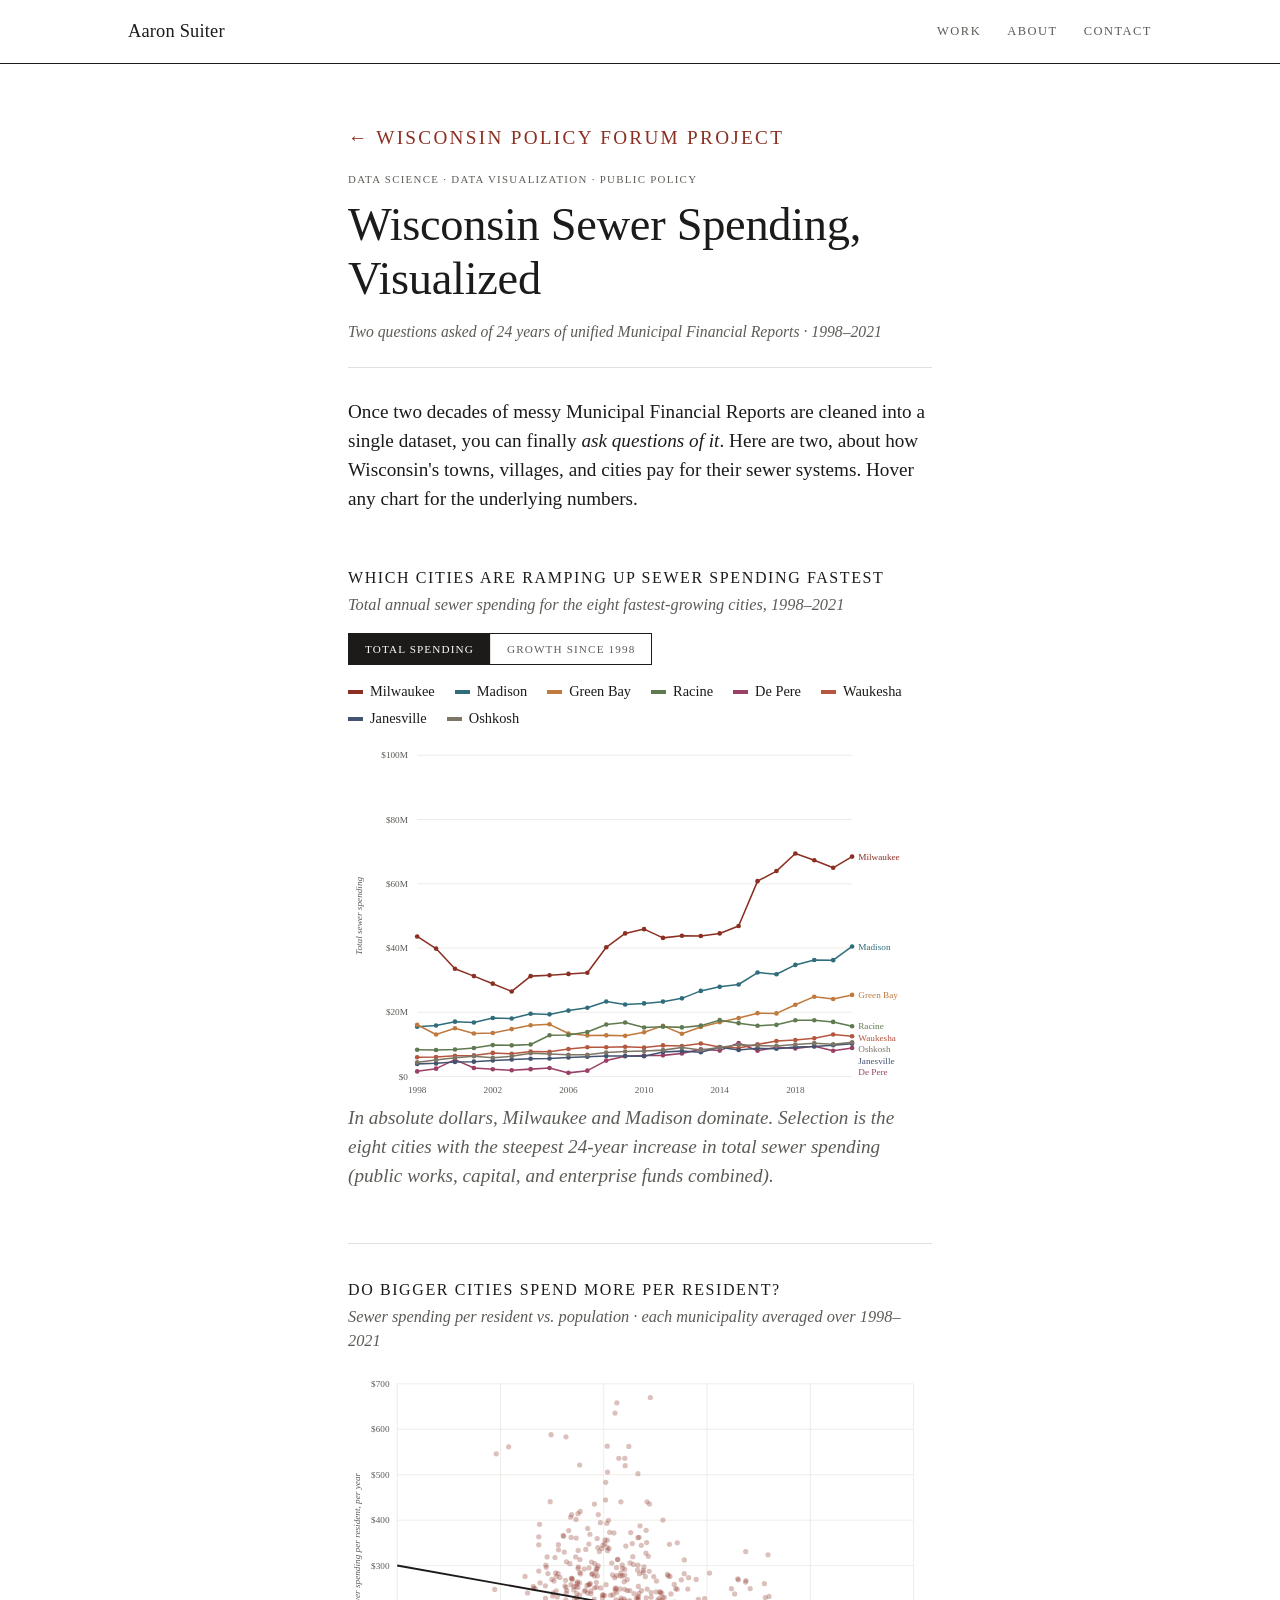
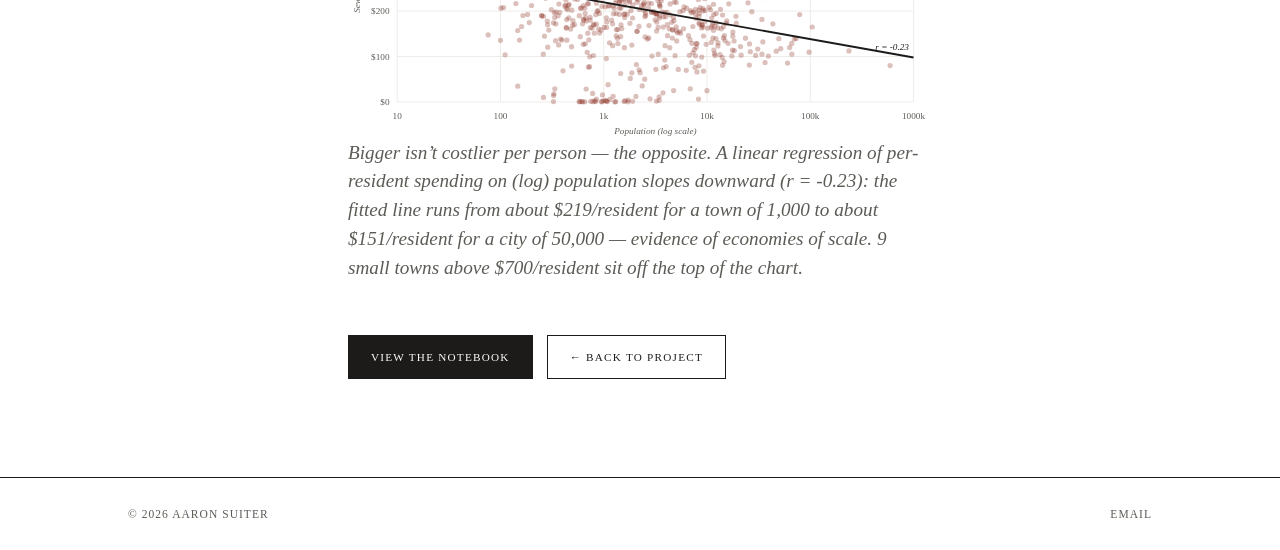
<file: wisconsin-sewer-analysis.html>
<!DOCTYPE html>
<html lang="en">
<head>
<meta charset="utf-8">
<meta name="viewport" content="width=device-width, initial-scale=1">
<title>Wisconsin Sewer Spending, Visualized — Aaron Suiter</title>
<meta name="description" content="Two interactive charts on how Wisconsin municipalities pay for their sewer systems, drawn from 24 years of unified Municipal Financial Reports.">
<link rel="stylesheet" href="style.css">
<style>
  .viz{margin:52px 0;padding-top:34px;border-top:1px solid var(--line)}
  .viz:first-of-type{border-top:none;padding-top:0}
  .viz h2{margin:0 0 4px}
  .viz .viz-sub{margin:0 0 16px;color:var(--muted);font-style:italic;font-size:1.02rem}
  .chart{width:100%}
  .chart svg{width:100%;height:auto;display:block;overflow:visible}
  .axis text,text.axis{fill:var(--muted);font-size:12px}
  .axis-title{fill:var(--muted);font-size:12px;font-style:italic}
  .gridline{stroke:var(--line);stroke-width:.8}
  .refline{stroke:var(--muted);stroke-width:1;stroke-dasharray:3 3}
  .viz-note{font-size:.86rem;color:var(--muted);margin-top:12px;font-style:italic;line-height:1.45}
  .dot,.cityline,.qmark{cursor:pointer}
  .legend{display:flex;flex-wrap:wrap;gap:6px 20px;margin:0 0 14px}
  .legend .item{display:flex;align-items:center;gap:7px;font-size:.9rem;color:var(--ink);cursor:pointer;user-select:none}
  .legend .item.dim{opacity:.32}
  .legend .sw{width:15px;height:4px;border-radius:0;display:inline-block}
  .toggle{display:inline-flex;border:1px solid var(--ink);margin:0 0 16px}
  .toggle button{font-family:inherit;font-size:.7rem;text-transform:uppercase;letter-spacing:.1em;
    padding:9px 16px;background:none;border:none;color:var(--muted);cursor:pointer;border-right:1px solid var(--line)}
  .toggle button:last-child{border-right:none}
  .toggle button.on{background:var(--ink);color:#fff}
  .tt{position:fixed;pointer-events:none;z-index:50;background:var(--ink);color:#fff;padding:7px 11px;
    font-size:12.5px;line-height:1.4;max-width:230px;opacity:0;transition:opacity .1s ease;box-shadow:0 2px 10px rgba(0,0,0,.18)}
  .tt .accent{color:#e9b9b0}
</style>
</head>
<body>

<header class="site-header">
  <nav class="nav">
    <div class="brand"><a href="index.html">Aaron Suiter</a></div>
    <ul class="nav-links">
      <li><a href="index.html">Work</a></li>
      <li><a href="about.html">About</a></li>
      <li><a href="contact.html">Contact</a></li>
    </ul>
  </nav>
</header>

<article class="detail">
  <p class="breadcrumb"><a href="wisconsin-policy-forum.html">← Wisconsin Policy Forum project</a></p>
  <div class="tag">Data Science · Data Visualization · Public Policy</div>
  <h1>Wisconsin Sewer Spending, Visualized</h1>
  <p class="meta">Two questions asked of 24 years of unified Municipal Financial Reports · 1998–2021</p>

  <p>Once two decades of messy Municipal Financial Reports are cleaned into a single dataset, you can finally <em>ask questions of it</em>. Here are two, about how Wisconsin's towns, villages, and cities pay for their sewer systems. Hover any chart for the underlying numbers.</p>

  <section class="viz">
    <h2>Which cities are ramping up sewer spending fastest</h2>
    <p class="viz-sub">Total annual sewer spending for the eight fastest-growing cities, 1998–2021</p>
    <div class="toggle" id="line-toggle">
      <button data-mode="total" class="on">Total spending</button>
      <button data-mode="indexed">Growth since 1998</button>
    </div>
    <div class="legend" id="line-legend"></div>
    <div class="chart" id="chart-lines"></div>
    <p class="viz-note" id="lines-note"></p>
  </section>

  <section class="viz">
    <h2>Do bigger cities spend more per resident?</h2>
    <p class="viz-sub">Sewer spending per resident vs. population · each municipality averaged over 1998–2021</p>
    <div class="chart" id="chart-percap"></div>
    <p class="viz-note" id="percap-note"></p>
  </section>

  <div class="btns">
    <a class="btn primary" href="projects/wisconsin-policy-forum/Suiter_Graduate_Project.ipynb">View the notebook</a>
    <a class="btn" href="wisconsin-policy-forum.html">← Back to project</a>
  </div>
</article>

<footer class="site-footer">
  <div class="footer-inner">
    <span>© 2026 Aaron Suiter</span>
    <span><a href="mailto:plantpropagationproject@gmail.com">Email</a></span>
  </div>
</footer>

<div class="tt" id="tt"></div>

<script>
const D = {"top_lines":[{"name":"Milwaukee","code":"40251","series":[[1998,43605000],[1999,39825000],[2000,33555000],[2001,31249000],[2002,28907000],[2003,26475000],[2004,31233000],[2005,31537000],[2006,31932000],[2007,32301000],[2008,40219000],[2009,44545000],[2010,45876000],[2011,43149000],[2012,43804000],[2013,43737000],[2014,44557000],[2015,46850000],[2016,60821000],[2017,63956000],[2018,69418000],[2019,67343000],[2020,64988000],[2021,68467000]],"indexed":[[1998,100.0],[1999,91.3],[2000,77.0],[2001,71.7],[2002,66.3],[2003,60.7],[2004,71.6],[2005,72.3],[2006,73.2],[2007,74.1],[2008,92.2],[2009,102.2],[2010,105.2],[2011,99.0],[2012,100.5],[2013,100.3],[2014,102.2],[2015,107.4],[2016,139.5],[2017,146.7],[2018,159.2],[2019,154.4],[2020,149.0],[2021,157.0]]},{"name":"Madison","code":"13251","series":[[1998,15487274],[1999,15871238],[2000,17067684],[2001,16807849],[2002,18204304],[2003,18045033],[2004,19515501],[2005,19339685],[2006,20523488],[2007,21420067],[2008,23349431],[2009,22412709],[2010,22759318],[2011,23312559],[2012,24325845],[2013,26642966],[2014,27915423],[2015,28642623],[2016,32361533],[2017,31849886],[2018,34742777],[2019,36265300],[2020,36217953],[2021,40492756]],"indexed":[[1998,100.0],[1999,102.5],[2000,110.2],[2001,108.5],[2002,117.5],[2003,116.5],[2004,126.0],[2005,124.9],[2006,132.5],[2007,138.3],[2008,150.8],[2009,144.7],[2010,147.0],[2011,150.5],[2012,157.1],[2013,172.0],[2014,180.2],[2015,184.9],[2016,209.0],[2017,205.7],[2018,224.3],[2019,234.2],[2020,233.9],[2021,261.5]]},{"name":"Green Bay","code":"5231","series":[[1998,16104898],[1999,13081329],[2000,15023975],[2001,13372067],[2002,13549573],[2003,14756318],[2004,15960298],[2005,16244948],[2006,13362175],[2007,12758297],[2008,12802463],[2009,12655501],[2010,13784828],[2011,15761200],[2012,13320299],[2013,15424422],[2014,16873781],[2015,18171710],[2016,19719746],[2017,19638986],[2018,22354053],[2019,24847430],[2020,24134305],[2021,25396458]],"indexed":[[1998,100.0],[1999,81.2],[2000,93.3],[2001,83.0],[2002,84.1],[2003,91.6],[2004,99.1],[2005,100.9],[2006,83.0],[2007,79.2],[2008,79.5],[2009,78.6],[2010,85.6],[2011,97.9],[2012,82.7],[2013,95.8],[2014,104.8],[2015,112.8],[2016,122.4],[2017,121.9],[2018,138.8],[2019,154.3],[2020,149.9],[2021,157.7]]},{"name":"Racine","code":"51276","series":[[1998,8321976],[1999,8264933],[2000,8382910],[2001,8856105],[2002,9773937],[2003,9695115],[2004,9981405],[2005,12849506],[2006,12923527],[2007,13825139],[2008,16208099],[2009,16831331],[2010,15246665],[2011,15512600],[2012,15287600],[2013,15826203],[2014,17546298],[2015,16606131],[2016,15816720],[2017,16077493],[2018,17511767],[2019,17523447],[2020,16996457],[2021,15627724]],"indexed":[[1998,100.0],[1999,99.3],[2000,100.7],[2001,106.4],[2002,117.4],[2003,116.5],[2004,119.9],[2005,154.4],[2006,155.3],[2007,166.1],[2008,194.8],[2009,202.3],[2010,183.2],[2011,186.4],[2012,183.7],[2013,190.2],[2014,210.8],[2015,199.5],[2016,190.1],[2017,193.2],[2018,210.4],[2019,210.6],[2020,204.2],[2021,187.8]]},{"name":"De Pere","code":"5216","series":[[1998,1593044],[1999,2435905],[2000,5249222],[2001,2658458],[2002,2246735],[2003,1946398],[2004,2292649],[2005,2659089],[2006,1135514],[2007,1815273],[2008,4949980],[2009,6302281],[2010,6521528],[2011,6578557],[2012,7153458],[2013,8503278],[2014,8065385],[2015,10438810],[2016,8022243],[2017,9092185],[2018,8697848],[2019,9460068],[2020,8029645],[2021,8859119]],"indexed":[[1998,100.0],[1999,152.9],[2000,329.5],[2001,166.9],[2002,141.0],[2003,122.2],[2004,143.9],[2005,166.9],[2006,71.3],[2007,113.9],[2008,310.7],[2009,395.6],[2010,409.4],[2011,413.0],[2012,449.0],[2013,533.8],[2014,506.3],[2015,655.3],[2016,503.6],[2017,570.7],[2018,546.0],[2019,593.8],[2020,504.0],[2021,556.1]]},{"name":"Waukesha","code":"67291","series":[[1998,6012664],[1999,6072539],[2000,6461137],[2001,6562285],[2002,7342673],[2003,7070158],[2004,7755160],[2005,7703519],[2006,8559913],[2007,9109393],[2008,9109435],[2009,9280087],[2010,8985477],[2011,9676521],[2012,9500713],[2013,10284763],[2014,9202649],[2015,8844883],[2016,10010401],[2017,11037653],[2018,11382361],[2019,11889230],[2020,13080079],[2021,12543452]],"indexed":[[1998,100.0],[1999,101.0],[2000,107.5],[2001,109.1],[2002,122.1],[2003,117.6],[2004,129.0],[2005,128.1],[2006,142.4],[2007,151.5],[2008,151.5],[2009,154.3],[2010,149.4],[2011,160.9],[2012,158.0],[2013,171.1],[2014,153.1],[2015,147.1],[2016,166.5],[2017,183.6],[2018,189.3],[2019,197.7],[2020,217.5],[2021,208.6]]},{"name":"Janesville","code":"53241","series":[[1998,3921661],[1999,4080931],[2000,4507264],[2001,4628279],[2002,5011327],[2003,5275092],[2004,5533708],[2005,5601736],[2006,5899417],[2007,6168954],[2008,6383697],[2009,6398355],[2010,6326056],[2011,7618239],[2012,7886652],[2013,7560208],[2014,9110589],[2015,8249939],[2016,8787344],[2017,8619038],[2018,9144624],[2019,9334010],[2020,9752951],[2021,10178208]],"indexed":[[1998,100.0],[1999,104.1],[2000,114.9],[2001,118.0],[2002,127.8],[2003,134.5],[2004,141.1],[2005,142.8],[2006,150.4],[2007,157.3],[2008,162.8],[2009,163.2],[2010,161.3],[2011,194.3],[2012,201.1],[2013,192.8],[2014,232.3],[2015,210.4],[2016,224.1],[2017,219.8],[2018,233.2],[2019,238.0],[2020,248.7],[2021,259.5]]},{"name":"Oshkosh","code":"70266","series":[[1998,4391256],[1999,5139142],[2000,5814628],[2001,6282956],[2002,5841580],[2003,6299418],[2004,7217713],[2005,7012395],[2006,6778742],[2007,6786757],[2008,7472355],[2009,7771648],[2010,7944772],[2011,8207881],[2012,8993618],[2013,8272592],[2014,9023827],[2015,9888497],[2016,9628154],[2017,9516170],[2018,9965294],[2019,10379386],[2020,10057175],[2021,10630652]],"indexed":[[1998,100.0],[1999,117.0],[2000,132.4],[2001,143.1],[2002,133.0],[2003,143.5],[2004,164.4],[2005,159.7],[2006,154.4],[2007,154.6],[2008,170.2],[2009,177.0],[2010,180.9],[2011,186.9],[2012,204.8],[2013,188.4],[2014,205.5],[2015,225.2],[2016,219.3],[2017,216.7],[2018,226.9],[2019,236.4],[2020,229.0],[2021,242.1]]}],"percap":[{"name":"Yuba","pop":76,"percap":147.5,"yrs":19},{"name":"Mason","pop":88,"percap":247.6,"yrs":18},{"name":"Glen Flora","pop":91,"percap":546.0,"yrs":18},{"name":"Conrath","pop":100,"percap":135.5,"yrs":19},{"name":"Melvina","pop":101,"percap":206.3,"yrs":15},{"name":"Tony","pop":107,"percap":207.7,"yrs":19},{"name":"Lublin","pop":111,"percap":103.6,"yrs":19},{"name":"Maiden Rock","pop":120,"percap":561.5,"yrs":19},{"name":"Wyeville","pop":141,"percap":216.6,"yrs":19},{"name":"Lynxville","pop":147,"percap":34.7,"yrs":6},{"name":"Boaz","pop":147,"percap":157.2,"yrs":19},{"name":"Fenwood","pop":153,"percap":136.2,"yrs":16},{"name":"Lime Ridge","pop":160,"percap":165.8,"yrs":14},{"name":"Hustler","pop":165,"percap":190.1,"yrs":19},{"name":"Pence","pop":173,"percap":276.1,"yrs":18},{"name":"Ferryville","pop":183,"percap":239.9,"yrs":19},{"name":"Patch Grove","pop":183,"percap":192.6,"yrs":19},{"name":"Wilson","pop":190,"percap":174.7,"yrs":19},{"name":"Exeland","pop":200,"percap":212.2,"yrs":19},{"name":"Union Center","pop":207,"percap":1113.1,"yrs":15},{"name":"Rockdale","pop":208,"percap":254.2,"yrs":19},{"name":"Mount Hope","pop":210,"percap":250.1,"yrs":19},{"name":"Brokaw","pop":211,"percap":726.9,"yrs":16},{"name":"Curtiss","pop":211,"percap":1512.8,"yrs":19},{"name":"Deer Park","pop":217,"percap":249.4,"yrs":19},{"name":"Egg Harbor","pop":229,"percap":3312.3,"yrs":19},{"name":"Knight","pop":235,"percap":288.1,"yrs":19},{"name":"Gratiot","pop":235,"percap":345.7,"yrs":19},{"name":"Radisson","pop":235,"percap":363.3,"yrs":19},{"name":"Sheldon","pop":239,"percap":390.9,"yrs":19},{"name":"North Bay","pop":242,"percap":262.1,"yrs":19},{"name":"Ironton","pop":250,"percap":190.0,"yrs":19},{"name":"Genoa","pop":251,"percap":189.5,"yrs":19},{"name":"Downing","pop":260,"percap":105.0,"yrs":19},{"name":"Potter","pop":261,"percap":188.5,"yrs":15},{"name":"Bell","pop":261,"percap":10.0,"yrs":5},{"name":"Ridgeland","pop":267,"percap":144.8,"yrs":19},{"name":"Weyerhaeuser","pop":272,"percap":255.5,"yrs":19},{"name":"Browntown","pop":273,"percap":228.0,"yrs":19},{"name":"Milladore","pop":275,"percap":301.3,"yrs":19},{"name":"Nichols","pop":278,"percap":296.2,"yrs":19},{"name":"Kekoskee","pop":283,"percap":319.1,"yrs":19},{"name":"Hollandale","pop":284,"percap":178.0,"yrs":19},{"name":"Haugen","pop":286,"percap":169.6,"yrs":18},{"name":"Loganville","pop":287,"percap":120.4,"yrs":19},{"name":"Chaseburg","pop":288,"percap":282.6,"yrs":10},{"name":"Rewey","pop":294,"percap":158.1,"yrs":19},{"name":"Oakdale","pop":303,"percap":440.7,"yrs":19},{"name":"Lac La Belle","pop":309,"percap":588.2,"yrs":19},{"name":"Bowler","pop":311,"percap":203.0,"yrs":19},{"name":"Ephraim","pop":313,"percap":1525.4,"yrs":19},{"name":"Kingston","pop":315,"percap":269.6,"yrs":19},{"name":"Hawkins","pop":320,"percap":233.2,"yrs":19},{"name":"Maribel","pop":324,"percap":240.2,"yrs":19},{"name":"Winter","pop":326,"percap":174.0,"yrs":19},{"name":"Mead","pop":326,"percap":0.9,"yrs":14},{"name":"Kendall","pop":327,"percap":14.0,"yrs":7},{"name":"Saxon","pop":329,"percap":17.8,"yrs":19},{"name":"Arpin","pop":330,"percap":266.1,"yrs":19},{"name":"Cazenovia","pop":332,"percap":196.2,"yrs":19},{"name":"Friesland","pop":335,"percap":185.6,"yrs":19},{"name":"Dewhurst","pop":336,"percap":28.8,"yrs":7},{"name":"Wheeler","pop":337,"percap":317.6,"yrs":19},{"name":"De Soto","pop":342,"percap":284.0,"yrs":19},{"name":"Kellnersville","pop":342,"percap":134.7,"yrs":19},{"name":"Warrens","pop":343,"percap":963.1,"yrs":19},{"name":"Unity","pop":344,"percap":171.6,"yrs":17},{"name":"La Valle","pop":345,"percap":198.3,"yrs":19},{"name":"Lowell","pop":347,"percap":244.5,"yrs":17},{"name":"Rock Springs","pop":347,"percap":275.8,"yrs":19},{"name":"White Lake","pop":355,"percap":231.1,"yrs":19},{"name":"Pound","pop":362,"percap":282.6,"yrs":19},{"name":"Tennyson","pop":362,"percap":189.4,"yrs":19},{"name":"Fairwater","pop":364,"percap":346.0,"yrs":19},{"name":"Bagley","pop":365,"percap":334.7,"yrs":19},{"name":"Scandinavia","pop":366,"percap":125.5,"yrs":19},{"name":"Granton","pop":368,"percap":215.5,"yrs":19},{"name":"Dallas","pop":375,"percap":196.9,"yrs":19},{"name":"Butternut","pop":377,"percap":274.1,"yrs":19},{"name":"Nelson","pop":383,"percap":138.5,"yrs":15},{"name":"Port Wing","pop":394,"percap":136.2,"yrs":18},{"name":"Pigeon Falls","pop":403,"percap":68.4,"yrs":19},{"name":"Clyman","pop":405,"percap":366.5,"yrs":19},{"name":"Readstown","pop":409,"percap":364.5,"yrs":19},{"name":"Gilman","pop":415,"percap":329.7,"yrs":19},{"name":"Oliver","pop":420,"percap":211.0,"yrs":19},{"name":"Embarrass","pop":421,"percap":255.5,"yrs":19},{"name":"Hancock","pop":427,"percap":267.6,"yrs":17},{"name":"Forestville","pop":428,"percap":213.1,"yrs":19},{"name":"Blue River","pop":430,"percap":224.9,"yrs":19},{"name":"Merrimac","pop":431,"percap":583.5,"yrs":19},{"name":"Rudolph","pop":431,"percap":252.0,"yrs":16},{"name":"Bear Creek","pop":434,"percap":239.3,"yrs":19},{"name":"Eastman","pop":434,"percap":164.2,"yrs":19},{"name":"Cochrane","pop":435,"percap":162.3,"yrs":19},{"name":"Neshkoro","pop":435,"percap":308.3,"yrs":19},{"name":"Junction City","pop":435,"percap":206.2,"yrs":19},{"name":"Hixton","pop":438,"percap":181.2,"yrs":19},{"name":"Mattoon","pop":439,"percap":245.0,"yrs":19},{"name":"Almond","pop":440,"percap":136.0,"yrs":19},{"name":"Glenbeulah","pop":447,"percap":203.1,"yrs":19},{"name":"Cobb","pop":456,"percap":212.3,"yrs":19},{"name":"Endeavor","pop":458,"percap":377.0,"yrs":19},{"name":"Knapp","pop":459,"percap":185.2,"yrs":19},{"name":"Coloma","pop":461,"percap":214.8,"yrs":19},{"name":"Kendall","pop":470,"percap":304.2,"yrs":19},{"name":"Birchwood","pop":477,"percap":406.4,"yrs":19},{"name":"Park Ridge","pop":478,"percap":160.3,"yrs":6},{"name":"Lyndon Station","pop":482,"percap":258.1,"yrs":19},{"name":"South Wayne","pop":483,"percap":362.0,"yrs":19},{"name":"Waldo","pop":486,"percap":272.0,"yrs":19},{"name":"Saint Cloud","pop":488,"percap":121.6,"yrs":19},{"name":"Prairie Farm","pop":489,"percap":79.0,"yrs":19},{"name":"Alma Center","pop":489,"percap":412.0,"yrs":19},{"name":"Taylor","pop":491,"percap":202.0,"yrs":19},{"name":"Withee","pop":492,"percap":271.7,"yrs":19},{"name":"Bay City","pop":497,"percap":269.6,"yrs":19},{"name":"Rosholt","pop":500,"percap":168.5,"yrs":19},{"name":"Melrose","pop":503,"percap":178.8,"yrs":19},{"name":"Wilton","pop":513,"percap":246.4,"yrs":19},{"name":"Adell","pop":514,"percap":253.7,"yrs":19},{"name":"Ontario","pop":520,"percap":169.9,"yrs":19},{"name":"Ettrick","pop":523,"percap":226.8,"yrs":19},{"name":"Bayfield","pop":533,"percap":959.2,"yrs":19},{"name":"Fairchild","pop":535,"percap":319.1,"yrs":19},{"name":"Minong","pop":539,"percap":401.5,"yrs":19},{"name":"Lena","pop":541,"percap":360.6,"yrs":19},{"name":"Stetsonville","pop":542,"percap":254.6,"yrs":19},{"name":"Gays Mills","pop":545,"percap":229.9,"yrs":19},{"name":"Merrillan","pop":547,"percap":238.8,"yrs":19},{"name":"Suring","pop":551,"percap":260.7,"yrs":19},{"name":"Cecil","pop":557,"percap":264.0,"yrs":19},{"name":"New Auburn","pop":559,"percap":225.5,"yrs":19},{"name":"Clayton","pop":563,"percap":252.1,"yrs":19},{"name":"Vesper","pop":564,"percap":293.4,"yrs":19},{"name":"Wausaukee","pop":564,"percap":414.3,"yrs":19},{"name":"Hatley","pop":566,"percap":333.4,"yrs":18},{"name":"Linden","pop":568,"percap":297.5,"yrs":19},{"name":"Wheatland","pop":579,"percap":0.2,"yrs":7},{"name":"Oxford","pop":580,"percap":189.8,"yrs":19},{"name":"Brownsville","pop":582,"percap":261.9,"yrs":19},{"name":"Boyd","pop":585,"percap":521.4,"yrs":19},{"name":"Gresham","pop":586,"percap":284.6,"yrs":19},{"name":"Star Prairie","pop":586,"percap":235.2,"yrs":19},{"name":"Sand Creek","pop":586,"percap":1.2,"yrs":9},{"name":"Casco","pop":588,"percap":313.2,"yrs":19},{"name":"Solon Springs","pop":592,"percap":419.2,"yrs":19},{"name":"Camp Douglas","pop":593,"percap":143.7,"yrs":19},{"name":"Soldiers Grove","pop":595,"percap":206.4,"yrs":19},{"name":"Plum City","pop":597,"percap":281.6,"yrs":19},{"name":"Poplar","pop":606,"percap":206.7,"yrs":19},{"name":"Hewitt","pop":612,"percap":0.8,"yrs":19},{"name":"Avoca","pop":624,"percap":171.8,"yrs":19},{"name":"Forest","pop":626,"percap":0.2,"yrs":9},{"name":"Brule","pop":633,"percap":126.7,"yrs":9},{"name":"Livingston","pop":635,"percap":211.8,"yrs":19},{"name":"Norwalk","pop":635,"percap":182.5,"yrs":19},{"name":"Superior","pop":641,"percap":180.0,"yrs":19},{"name":"Prentice","pop":646,"percap":292.5,"yrs":19},{"name":"Rockland","pop":648,"percap":243.6,"yrs":19},{"name":"Wellington","pop":655,"percap":0.3,"yrs":7},{"name":"Stockbridge","pop":655,"percap":206.3,"yrs":19},{"name":"Webster","pop":661,"percap":194.4,"yrs":19},{"name":"North Freedom","pop":663,"percap":127.8,"yrs":19},{"name":"Ridgeway","pop":665,"percap":245.9,"yrs":19},{"name":"Eleva","pop":670,"percap":184.5,"yrs":19},{"name":"Sullivan","pop":670,"percap":335.5,"yrs":19},{"name":"Fremont","pop":676,"percap":28.5,"yrs":6},{"name":"Francis Creek","pop":677,"percap":178.3,"yrs":19},{"name":"Fremont","pop":689,"percap":256.4,"yrs":19},{"name":"Almena","pop":692,"percap":109.3,"yrs":19},{"name":"Potosi","pop":697,"percap":216.0,"yrs":19},{"name":"Viola","pop":697,"percap":239.5,"yrs":19},{"name":"Cascade","pop":699,"percap":381.8,"yrs":19},{"name":"Montfort","pop":701,"percap":151.2,"yrs":19},{"name":"Reeseville","pop":711,"percap":216.5,"yrs":19},{"name":"Washington","pop":711,"percap":76.4,"yrs":19},{"name":"Mount Calvary","pop":714,"percap":257.9,"yrs":19},{"name":"Coleman","pop":717,"percap":347.5,"yrs":19},{"name":"Bloomington","pop":717,"percap":136.6,"yrs":19},{"name":"Wild Rose","pop":720,"percap":294.8,"yrs":19},{"name":"Auburndale","pop":730,"percap":77.7,"yrs":19},{"name":"Tigerton","pop":730,"percap":258.2,"yrs":19},{"name":"Wauzeka","pop":733,"percap":99.6,"yrs":19},{"name":"La Farge","pop":735,"percap":369.0,"yrs":19},{"name":"Wyocena","pop":737,"percap":186.2,"yrs":19},{"name":"Friendship","pop":739,"percap":260.7,"yrs":19},{"name":"Arlington","pop":739,"percap":179.8,"yrs":19},{"name":"Coon Valley","pop":742,"percap":163.5,"yrs":19},{"name":"Jacobs","pop":749,"percap":1.5,"yrs":14},{"name":"Whitelaw","pop":750,"percap":238.3,"yrs":19},{"name":"Mellen","pop":752,"percap":244.2,"yrs":19},{"name":"Saint Nazianz","pop":762,"percap":307.7,"yrs":19},{"name":"Cambria","pop":769,"percap":281.2,"yrs":19},{"name":"Bruce","pop":770,"percap":162.5,"yrs":19},{"name":"Plain","pop":775,"percap":282.1,"yrs":19},{"name":"Ogema","pop":781,"percap":18.8,"yrs":10},{"name":"Highland","pop":787,"percap":0.7,"yrs":19},{"name":"Hewitt","pop":795,"percap":102.2,"yrs":19},{"name":"Footville","pop":796,"percap":170.8,"yrs":19},{"name":"Drammen","pop":797,"percap":0.0,"yrs":5},{"name":"Stoddard","pop":805,"percap":169.3,"yrs":19},{"name":"Wonewoc","pop":809,"percap":226.3,"yrs":19},{"name":"Montreal","pop":811,"percap":151.3,"yrs":19},{"name":"Blanchardville","pop":812,"percap":277.0,"yrs":19},{"name":"Birnamwood","pop":812,"percap":435.4,"yrs":19},{"name":"Elmwood","pop":815,"percap":251.2,"yrs":19},{"name":"Glenwood","pop":817,"percap":2.3,"yrs":15},{"name":"Arena","pop":820,"percap":304.2,"yrs":19},{"name":"Clear Creek","pop":835,"percap":0.9,"yrs":8},{"name":"Argyle","pop":837,"percap":192.1,"yrs":19},{"name":"Eden","pop":845,"percap":292.4,"yrs":19},{"name":"Alma","pop":845,"percap":287.6,"yrs":19},{"name":"Highland","pop":848,"percap":171.1,"yrs":19},{"name":"Biron","pop":849,"percap":263.2,"yrs":19},{"name":"Linden","pop":850,"percap":6.2,"yrs":11},{"name":"Elk Mound","pop":851,"percap":217.3,"yrs":19},{"name":"Blue Mounds","pop":854,"percap":252.4,"yrs":19},{"name":"Dorchester","pop":863,"percap":199.5,"yrs":19},{"name":"Siren","pop":864,"percap":359.5,"yrs":19},{"name":"Pepin","pop":866,"percap":294.7,"yrs":19},{"name":"Plainfield","pop":867,"percap":277.4,"yrs":19},{"name":"Dresser","pop":876,"percap":339.7,"yrs":19},{"name":"Rib Lake","pop":880,"percap":200.7,"yrs":19},{"name":"Pittsville","pop":882,"percap":299.4,"yrs":19},{"name":"Brandon","pop":886,"percap":412.2,"yrs":19},{"name":"Lone Rock","pop":891,"percap":160.3,"yrs":19},{"name":"Necedah","pop":907,"percap":331.0,"yrs":19},{"name":"Fountain City","pop":909,"percap":194.6,"yrs":19},{"name":"Milltown","pop":912,"percap":151.6,"yrs":19},{"name":"Owen","pop":928,"percap":394.5,"yrs":19},{"name":"Sister Bay","pop":934,"percap":931.6,"yrs":19},{"name":"Shiocton","pop":937,"percap":251.0,"yrs":19},{"name":"Centuria","pop":944,"percap":157.9,"yrs":19},{"name":"Lakewood","pop":951,"percap":0.7,"yrs":6},{"name":"Belmont","pop":960,"percap":337.9,"yrs":19},{"name":"Iron Ridge","pop":960,"percap":210.4,"yrs":19},{"name":"Holway","pop":965,"percap":0.6,"yrs":5},{"name":"Valders","pop":971,"percap":229.0,"yrs":19},{"name":"Townsend","pop":973,"percap":15.5,"yrs":5},{"name":"Benton","pop":978,"percap":235.0,"yrs":19},{"name":"Cassville","pop":981,"percap":235.7,"yrs":19},{"name":"Crivitz","pop":984,"percap":345.2,"yrs":19},{"name":"Blue Mounds","pop":1000,"percap":3.2,"yrs":9},{"name":"Dane","pop":1008,"percap":164.3,"yrs":19},{"name":"Rosendale","pop":1023,"percap":348.6,"yrs":19},{"name":"Balsam Lake","pop":1023,"percap":234.0,"yrs":19},{"name":"Elkhart Lake","pop":1029,"percap":356.7,"yrs":19},{"name":"Rio","pop":1035,"percap":209.3,"yrs":19},{"name":"Greenwood","pop":1042,"percap":444.6,"yrs":19},{"name":"Green Lake","pop":1046,"percap":483.2,"yrs":19},{"name":"Waukechon","pop":1049,"percap":3.1,"yrs":5},{"name":"Amherst","pop":1053,"percap":258.0,"yrs":19},{"name":"Lake Nebagamon","pop":1060,"percap":95.4,"yrs":17},{"name":"Lake Holcombe","pop":1060,"percap":1.7,"yrs":17},{"name":"Dickeyville","pop":1061,"percap":185.0,"yrs":19},{"name":"Albany","pop":1066,"percap":163.9,"yrs":19},{"name":"Turtle Lake","pop":1071,"percap":716.0,"yrs":19},{"name":"Wittenberg","pop":1071,"percap":393.1,"yrs":19},{"name":"Oakfield","pop":1071,"percap":176.0,"yrs":19},{"name":"Baileys Harbor","pop":1082,"percap":562.7,"yrs":19},{"name":"Strum","pop":1083,"percap":340.4,"yrs":19},{"name":"Boyceville","pop":1084,"percap":356.0,"yrs":19},{"name":"Day","pop":1085,"percap":0.9,"yrs":12},{"name":"Cashton","pop":1088,"percap":332.8,"yrs":19},{"name":"Clear Lake","pop":1089,"percap":505.8,"yrs":19},{"name":"Prairie Du Chien","pop":1101,"percap":38.1,"yrs":10},{"name":"Athens","pop":1110,"percap":211.3,"yrs":19},{"name":"Lannon","pop":1112,"percap":399.6,"yrs":19},{"name":"Hustisford","pop":1128,"percap":337.4,"yrs":18},{"name":"Colfax","pop":1138,"percap":130.1,"yrs":19},{"name":"Hilbert","pop":1142,"percap":373.3,"yrs":19},{"name":"Luck","pop":1143,"percap":211.9,"yrs":19},{"name":"Lake Tomahawk","pop":1145,"percap":5.5,"yrs":11},{"name":"Frederic","pop":1167,"percap":235.0,"yrs":18},{"name":"Reedsville","pop":1192,"percap":180.1,"yrs":19},{"name":"Monticello","pop":1196,"percap":305.7,"yrs":19},{"name":"Shullsburg","pop":1215,"percap":279.7,"yrs":19},{"name":"Newburg","pop":1220,"percap":171.8,"yrs":16},{"name":"Glenwood City","pop":1221,"percap":123.9,"yrs":19},{"name":"Barneveld","pop":1231,"percap":211.1,"yrs":19},{"name":"Hazel Green","pop":1232,"percap":235.7,"yrs":19},{"name":"Parkland","pop":1233,"percap":12.3,"yrs":7},{"name":"Westfield","pop":1242,"percap":193.9,"yrs":19},{"name":"Marion","pop":1256,"percap":371.8,"yrs":19},{"name":"Loyal","pop":1265,"percap":206.0,"yrs":19},{"name":"Theresa","pop":1277,"percap":273.3,"yrs":19},{"name":"Fremont","pop":1279,"percap":0.3,"yrs":5},{"name":"Black Creek","pop":1286,"percap":635.6,"yrs":19},{"name":"Iola","pop":1294,"percap":245.9,"yrs":19},{"name":"Princeton","pop":1294,"percap":250.3,"yrs":19},{"name":"Fall Creek","pop":1296,"percap":216.8,"yrs":19},{"name":"Elcho","pop":1306,"percap":0.7,"yrs":9},{"name":"Gillett","pop":1317,"percap":224.9,"yrs":19},{"name":"Muscoda","pop":1319,"percap":194.5,"yrs":19},{"name":"Woodville","pop":1320,"percap":145.6,"yrs":19},{"name":"Independence","pop":1320,"percap":249.7,"yrs":19},{"name":"Maple Bluff","pop":1327,"percap":159.2,"yrs":19},{"name":"Manawa","pop":1330,"percap":295.6,"yrs":19},{"name":"Brooklyn","pop":1331,"percap":277.8,"yrs":19},{"name":"Spring Valley","pop":1335,"percap":240.7,"yrs":19},{"name":"Blair","pop":1340,"percap":658.3,"yrs":19},{"name":"Shell Lake","pop":1356,"percap":140.1,"yrs":19},{"name":"Black Earth","pop":1360,"percap":313.6,"yrs":19},{"name":"Hillsboro","pop":1368,"percap":313.4,"yrs":19},{"name":"Grantsburg","pop":1368,"percap":159.3,"yrs":19},{"name":"Nashotah","pop":1371,"percap":128.5,"yrs":19},{"name":"Cambridge","pop":1400,"percap":536.2,"yrs":19},{"name":"Markesan","pop":1416,"percap":219.5,"yrs":19},{"name":"West Baraboo","pop":1418,"percap":192.5,"yrs":19},{"name":"Cadott","pop":1422,"percap":206.8,"yrs":19},{"name":"Orfordville","pop":1424,"percap":220.2,"yrs":19},{"name":"Mishicot","pop":1442,"percap":248.6,"yrs":19},{"name":"Elroy","pop":1446,"percap":277.6,"yrs":19},{"name":"Vienna","pop":1459,"percap":62.6,"yrs":19},{"name":"Cornell","pop":1460,"percap":143.8,"yrs":19},{"name":"Bonduel","pop":1463,"percap":283.6,"yrs":19},{"name":"Eagle River","pop":1465,"percap":440.4,"yrs":19},{"name":"Montello","pop":1466,"percap":206.5,"yrs":19},{"name":"Bangor","pop":1469,"percap":169.8,"yrs":19},{"name":"Edgar","pop":1469,"percap":228.6,"yrs":19},{"name":"Cleveland","pop":1473,"percap":223.4,"yrs":19},{"name":"Galesville","pop":1496,"percap":161.4,"yrs":19},{"name":"Augusta","pop":1509,"percap":277.3,"yrs":19},{"name":"Fox Lake","pop":1509,"percap":301.5,"yrs":19},{"name":"Phillips","pop":1521,"percap":294.1,"yrs":19},{"name":"Sharon","pop":1571,"percap":192.5,"yrs":19},{"name":"Marathon","pop":1576,"percap":226.7,"yrs":19},{"name":"Germantown","pop":1577,"percap":1.0,"yrs":12},{"name":"Spring Green","pop":1577,"percap":264.6,"yrs":19},{"name":"Stratford","pop":1586,"percap":119.3,"yrs":19},{"name":"Darien","pop":1595,"percap":248.0,"yrs":19},{"name":"Fall River","pop":1595,"percap":212.5,"yrs":19},{"name":"Thorp","pop":1596,"percap":185.8,"yrs":19},{"name":"River Hills","pop":1596,"percap":193.4,"yrs":19},{"name":"Random Lake","pop":1596,"percap":279.3,"yrs":19},{"name":"Whitehall","pop":1600,"percap":536.0,"yrs":19},{"name":"Roberts","pop":1600,"percap":291.7,"yrs":19},{"name":"Deerfield","pop":1606,"percap":3.1,"yrs":9},{"name":"Hurley","pop":1612,"percap":519.8,"yrs":19},{"name":"Trempealeau","pop":1614,"percap":222.5,"yrs":19},{"name":"Mazomanie","pop":1636,"percap":343.0,"yrs":19},{"name":"Osseo","pop":1689,"percap":269.0,"yrs":19},{"name":"Niagara","pop":1690,"percap":193.0,"yrs":19},{"name":"Whiting","pop":1693,"percap":244.9,"yrs":19},{"name":"Plover","pop":1714,"percap":0.4,"yrs":12},{"name":"Sheboygan Falls","pop":1727,"percap":4.1,"yrs":5},{"name":"Fontana","pop":1750,"percap":562.3,"yrs":19},{"name":"Palmyra","pop":1772,"percap":219.5,"yrs":19},{"name":"Cameron","pop":1782,"percap":222.9,"yrs":19},{"name":"Colby","pop":1791,"percap":245.1,"yrs":19},{"name":"Randolph","pop":1793,"percap":173.1,"yrs":19},{"name":"Hammond","pop":1798,"percap":306.1,"yrs":19},{"name":"Winchester","pop":1807,"percap":51.8,"yrs":6},{"name":"Butler","pop":1826,"percap":372.8,"yrs":19},{"name":"Port Edwards","pop":1831,"percap":200.9,"yrs":19},{"name":"Shorewood Hills","pop":1871,"percap":125.1,"yrs":19},{"name":"Liberty Grove","pop":1873,"percap":64.2,"yrs":15},{"name":"Weyauwega","pop":1889,"percap":348.5,"yrs":19},{"name":"Crandon","pop":1903,"percap":184.7,"yrs":19},{"name":"Abrams","pop":1906,"percap":1.5,"yrs":5},{"name":"Adams","pop":1913,"percap":319.7,"yrs":19},{"name":"Durand","pop":1914,"percap":213.6,"yrs":19},{"name":"Spencer","pop":1936,"percap":302.7,"yrs":19},{"name":"Campbellsport","pop":1964,"percap":238.4,"yrs":19},{"name":"Verona","pop":2049,"percap":12.2,"yrs":9},{"name":"Cedar Grove","pop":2073,"percap":82.3,"yrs":19},{"name":"Kohler","pop":2073,"percap":228.2,"yrs":19},{"name":"Pardeeville","pop":2091,"percap":155.3,"yrs":19},{"name":"Redgranite","pop":2101,"percap":219.4,"yrs":19},{"name":"Cuba City","pop":2113,"percap":155.4,"yrs":19},{"name":"Saint Croix Falls","pop":2126,"percap":290.3,"yrs":19},{"name":"Dousman","pop":2140,"percap":229.2,"yrs":19},{"name":"Denmark","pop":2144,"percap":502.2,"yrs":19},{"name":"New Glarus","pop":2145,"percap":301.0,"yrs":19},{"name":"Wautoma","pop":2145,"percap":361.4,"yrs":19},{"name":"Washburn","pop":2160,"percap":232.6,"yrs":19},{"name":"Clinton","pop":2161,"percap":254.2,"yrs":19},{"name":"Fredonia","pop":2162,"percap":225.0,"yrs":19},{"name":"Westby","pop":2195,"percap":166.2,"yrs":19},{"name":"Abbotsford","pop":2198,"percap":239.1,"yrs":19},{"name":"Florence","pop":2198,"percap":70.6,"yrs":14},{"name":"Belgium","pop":2199,"percap":362.3,"yrs":19},{"name":"Chetek","pop":2219,"percap":203.5,"yrs":19},{"name":"Schofield","pop":2222,"percap":282.1,"yrs":19},{"name":"Cumberland","pop":2247,"percap":387.5,"yrs":19},{"name":"Wrightstown","pop":2250,"percap":64.5,"yrs":18},{"name":"Belleville","pop":2309,"percap":344.7,"yrs":19},{"name":"Deerfield","pop":2323,"percap":212.3,"yrs":19},{"name":"Hayward","pop":2326,"percap":245.2,"yrs":19},{"name":"Dekorra","pop":2359,"percap":35.3,"yrs":17},{"name":"New Lisbon","pop":2409,"percap":285.0,"yrs":19},{"name":"Darlington","pop":2413,"percap":289.3,"yrs":19},{"name":"Silver Lake","pop":2435,"percap":211.5,"yrs":14},{"name":"Lomira","pop":2450,"percap":219.3,"yrs":19},{"name":"Fennimore","pop":2451,"percap":215.3,"yrs":19},{"name":"Winneconne","pop":2453,"percap":297.2,"yrs":19},{"name":"Luxemburg","pop":2458,"percap":201.4,"yrs":19},{"name":"Rochester","pop":2492,"percap":50.0,"yrs":6},{"name":"Neillsville","pop":2509,"percap":187.7,"yrs":19},{"name":"Poynette","pop":2517,"percap":143.0,"yrs":19},{"name":"Somerset","pop":2529,"percap":275.7,"yrs":19},{"name":"Park Falls","pop":2543,"percap":196.2,"yrs":19},{"name":"Mineral Point","pop":2547,"percap":190.7,"yrs":19},{"name":"Johnson Creek","pop":2560,"percap":327.6,"yrs":19},{"name":"Wales","pop":2576,"percap":377.6,"yrs":8},{"name":"Nekoosa","pop":2577,"percap":229.2,"yrs":19},{"name":"Williams Bay","pop":2602,"percap":350.8,"yrs":19},{"name":"Wisconsin Dells","pop":2628,"percap":440.4,"yrs":19},{"name":"Osceola","pop":2635,"percap":248.3,"yrs":19},{"name":"Spooner","pop":2648,"percap":138.4,"yrs":19},{"name":"Juneau","pop":2703,"percap":320.4,"yrs":19},{"name":"Sherwood","pop":2709,"percap":206.5,"yrs":19},{"name":"Hortonville","pop":2714,"percap":217.6,"yrs":19},{"name":"Walworth","pop":2732,"percap":140.9,"yrs":19},{"name":"Mondovi","pop":2742,"percap":168.1,"yrs":19},{"name":"Wrightstown","pop":2754,"percap":287.4,"yrs":19},{"name":"Arcadia","pop":2778,"percap":435.5,"yrs":19},{"name":"Empire","pop":2810,"percap":7.0,"yrs":16},{"name":"Lake Delton","pop":2826,"percap":669.7,"yrs":19},{"name":"Oconto Falls","pop":2875,"percap":230.6,"yrs":19},{"name":"Genoa City","pop":2882,"percap":240.8,"yrs":19},{"name":"Amery","pop":2903,"percap":216.6,"yrs":19},{"name":"Kewaunee","pop":2907,"percap":196.9,"yrs":19},{"name":"Oostburg","pop":2913,"percap":198.6,"yrs":19},{"name":"Rochester","pop":2931,"percap":100.9,"yrs":19},{"name":"Lodi","pop":3048,"percap":198.7,"yrs":19},{"name":"Paddock Lake","pop":3052,"percap":276.0,"yrs":19},{"name":"Brillion","pop":3138,"percap":195.0,"yrs":19},{"name":"Howards Grove","pop":3146,"percap":180.8,"yrs":19},{"name":"Yorkville","pop":3200,"percap":71.8,"yrs":16},{"name":"Algoma","pop":3221,"percap":242.3,"yrs":19},{"name":"Ellsworth","pop":3239,"percap":192.2,"yrs":19},{"name":"Burke","pop":3241,"percap":1.9,"yrs":10},{"name":"Thiensville","pop":3245,"percap":266.1,"yrs":19},{"name":"Combined Locks","pop":3250,"percap":194.7,"yrs":19},{"name":"New Holstein","pop":3252,"percap":156.0,"yrs":19},{"name":"Brodhead","pop":3255,"percap":194.8,"yrs":19},{"name":"Boscobel","pop":3269,"percap":175.8,"yrs":19},{"name":"Waterloo","pop":3338,"percap":223.5,"yrs":19},{"name":"Barron","pop":3363,"percap":164.2,"yrs":19},{"name":"Sauk City","pop":3368,"percap":105.1,"yrs":19},{"name":"Seymour","pop":3434,"percap":228.2,"yrs":19},{"name":"Menomonie","pop":3439,"percap":11.2,"yrs":19},{"name":"Fond Du Lac","pop":3446,"percap":3.6,"yrs":13},{"name":"Stanley","pop":3460,"percap":184.8,"yrs":19},{"name":"Peshtigo","pop":3464,"percap":215.4,"yrs":19},{"name":"Omro","pop":3481,"percap":189.1,"yrs":19},{"name":"Ladysmith","pop":3486,"percap":212.4,"yrs":19},{"name":"Pulaski","pop":3513,"percap":242.7,"yrs":19},{"name":"Tomahawk","pop":3514,"percap":209.9,"yrs":19},{"name":"Bloomer","pop":3524,"percap":240.2,"yrs":19},{"name":"Black River Falls","pop":3602,"percap":222.5,"yrs":19},{"name":"Cross Plains","pop":3647,"percap":239.4,"yrs":19},{"name":"Scott","pop":3658,"percap":198.1,"yrs":5},{"name":"Horicon","pop":3718,"percap":229.4,"yrs":19},{"name":"Kiel","pop":3741,"percap":400.3,"yrs":19},{"name":"North Hudson","pop":3750,"percap":20.1,"yrs":19},{"name":"Baldwin","pop":3770,"percap":164.7,"yrs":19},{"name":"Hartford","pop":3787,"percap":75.2,"yrs":15},{"name":"Marshall","pop":3788,"percap":187.4,"yrs":19},{"name":"Chilton","pop":3871,"percap":230.3,"yrs":19},{"name":"Lancaster","pop":3895,"percap":196.5,"yrs":19},{"name":"Prairie Du Sac","pop":3900,"percap":92.1,"yrs":19},{"name":"Westport","pop":3924,"percap":123.8,"yrs":19},{"name":"Kewaskum","pop":3982,"percap":187.6,"yrs":19},{"name":"Dover","pop":4022,"percap":77.9,"yrs":5},{"name":"Mosinee","pop":4090,"percap":197.0,"yrs":19},{"name":"Lawrence","pop":4131,"percap":170.0,"yrs":19},{"name":"West Milwaukee","pop":4138,"percap":280.5,"yrs":19},{"name":"Prescott","pop":4150,"percap":145.9,"yrs":19},{"name":"East Troy","pop":4228,"percap":277.2,"yrs":19},{"name":"Bayside","pop":4299,"percap":160.8,"yrs":19},{"name":"Medford","pop":4325,"percap":346.9,"yrs":19},{"name":"Campbell","pop":4361,"percap":119.3,"yrs":19},{"name":"Saukville","pop":4380,"percap":276.3,"yrs":19},{"name":"Viroqua","pop":4389,"percap":191.8,"yrs":19},{"name":"Mauston","pop":4392,"percap":215.6,"yrs":19},{"name":"Bristol","pop":4473,"percap":237.8,"yrs":8},{"name":"Clintonville","pop":4568,"percap":175.1,"yrs":19},{"name":"Ixonia","pop":4618,"percap":140.6,"yrs":10},{"name":"Oconto","pop":4623,"percap":158.7,"yrs":19},{"name":"Dodgeville","pop":4642,"percap":158.8,"yrs":19},{"name":"Bloomfield","pop":4720,"percap":185.8,"yrs":8},{"name":"Shelby","pop":4750,"percap":25.1,"yrs":16},{"name":"Summit","pop":4792,"percap":178.7,"yrs":11},{"name":"Bristol","pop":4817,"percap":258.5,"yrs":12},{"name":"Union Grove","pop":4819,"percap":219.9,"yrs":19},{"name":"West Salem","pop":4906,"percap":101.8,"yrs":19},{"name":"Columbus","pop":4973,"percap":249.1,"yrs":19},{"name":"Evansville","pop":5038,"percap":156.5,"yrs":19},{"name":"Slinger","pop":5039,"percap":218.9,"yrs":19},{"name":"North Fond Du Lac","pop":5040,"percap":165.3,"yrs":19},{"name":"Summit","pop":5085,"percap":134.3,"yrs":7},{"name":"Mayville","pop":5142,"percap":248.1,"yrs":19},{"name":"Richland Center","pop":5153,"percap":350.2,"yrs":18},{"name":"Waterford","pop":5159,"percap":152.0,"yrs":19},{"name":"Rothschild","pop":5272,"percap":71.5,"yrs":19},{"name":"Edgerton","pop":5413,"percap":154.8,"yrs":19},{"name":"Berlin","pop":5470,"percap":198.7,"yrs":19},{"name":"Milton","pop":5548,"percap":151.3,"yrs":19},{"name":"Lake Mills","pop":5634,"percap":268.8,"yrs":19},{"name":"Twin Lakes","pop":5862,"percap":200.8,"yrs":19},{"name":"Prairie Du Chien","pop":5931,"percap":160.8,"yrs":19},{"name":"Cottage Grove","pop":5983,"percap":209.0,"yrs":19},{"name":"Waupaca","pop":6015,"percap":282.3,"yrs":19},{"name":"Elm Grove","pop":6032,"percap":312.4,"yrs":19},{"name":"Madison","pop":6296,"percap":69.6,"yrs":19},{"name":"Brookfield","pop":6340,"percap":206.4,"yrs":17},{"name":"Sturtevant","pop":6521,"percap":248.4,"yrs":19},{"name":"Kimberly","pop":6616,"percap":145.9,"yrs":19},{"name":"Jackson","pop":6635,"percap":273.4,"yrs":19},{"name":"Fox Point","pop":6744,"percap":102.5,"yrs":19},{"name":"Somers","pop":6839,"percap":136.9,"yrs":19},{"name":"Lake Hallie","pop":6881,"percap":29.0,"yrs":11},{"name":"Mount Horeb","pop":6922,"percap":201.2,"yrs":19},{"name":"Delafield","pop":7032,"percap":196.6,"yrs":19},{"name":"Kronenwetter","pop":7126,"percap":87.2,"yrs":18},{"name":"Altoona","pop":7144,"percap":129.1,"yrs":19},{"name":"New London","pop":7294,"percap":166.0,"yrs":19},{"name":"Hobart","pop":7313,"percap":108.2,"yrs":19},{"name":"Mukwonago","pop":7346,"percap":197.7,"yrs":19},{"name":"Beloit","pop":7540,"percap":115.0,"yrs":19},{"name":"Hales Corners","pop":7647,"percap":76.1,"yrs":19},{"name":"Ripon","pop":7717,"percap":194.3,"yrs":19},{"name":"Lake Geneva","pop":7720,"percap":204.0,"yrs":19},{"name":"Sheboygan Falls","pop":7739,"percap":101.6,"yrs":19},{"name":"Jefferson","pop":7838,"percap":184.2,"yrs":19},{"name":"Monona","pop":7859,"percap":128.3,"yrs":18},{"name":"Rhinelander","pop":7864,"percap":269.6,"yrs":19},{"name":"Mcfarland","pop":7867,"percap":120.1,"yrs":18},{"name":"Ledgeview","pop":7994,"percap":66.0,"yrs":7},{"name":"Windsor","pop":8005,"percap":128.4,"yrs":5},{"name":"Ashland","pop":8254,"percap":225.5,"yrs":19},{"name":"Delafield","pop":8274,"percap":6.3,"yrs":7},{"name":"Antigo","pop":8357,"percap":188.1,"yrs":19},{"name":"Oconomowoc","pop":8361,"percap":79.6,"yrs":18},{"name":"Pewaukee","pop":8367,"percap":174.4,"yrs":19},{"name":"Delavan","pop":8371,"percap":202.3,"yrs":19},{"name":"New Richmond","pop":8440,"percap":194.7,"yrs":19},{"name":"Plymouth","pop":8441,"percap":171.0,"yrs":19},{"name":"Rice Lake","pop":8583,"percap":207.8,"yrs":19},{"name":"Somers","pop":8865,"percap":162.9,"yrs":6},{"name":"Holmen","pop":8897,"percap":98.8,"yrs":19},{"name":"Hartland","pop":8907,"percap":169.7,"yrs":19},{"name":"Shawano","pop":8996,"percap":169.1,"yrs":19},{"name":"Tomah","pop":9141,"percap":205.5,"yrs":19},{"name":"Deforest","pop":9148,"percap":164.7,"yrs":19},{"name":"Reedsburg","pop":9192,"percap":200.5,"yrs":19},{"name":"Saint Francis","pop":9247,"percap":67.8,"yrs":19},{"name":"Oregon","pop":9256,"percap":145.1,"yrs":19},{"name":"Sturgeon Bay","pop":9457,"percap":176.6,"yrs":19},{"name":"Elkhorn","pop":9478,"percap":227.2,"yrs":19},{"name":"Sparta","pop":9558,"percap":201.2,"yrs":19},{"name":"Merrill","pop":9818,"percap":126.7,"yrs":19},{"name":"Lisbon","pop":9995,"percap":24.7,"yrs":5},{"name":"Portage","pop":10152,"percap":162.4,"yrs":19},{"name":"Sussex","pop":10503,"percap":208.1,"yrs":19},{"name":"Burlington","pop":10566,"percap":283.7,"yrs":19},{"name":"Monroe","pop":10817,"percap":202.6,"yrs":19},{"name":"Little Chute","pop":10986,"percap":163.9,"yrs":19},{"name":"Verona","pop":10991,"percap":131.0,"yrs":19},{"name":"Marinette","pop":11101,"percap":184.5,"yrs":19},{"name":"Waupun","pop":11233,"percap":167.4,"yrs":19},{"name":"Port Washington","pop":11343,"percap":174.6,"yrs":19},{"name":"Platteville","pop":11398,"percap":140.6,"yrs":19},{"name":"Grafton","pop":11545,"percap":157.6,"yrs":19},{"name":"Cedarburg","pop":11562,"percap":215.0,"yrs":19},{"name":"Salem","pop":11632,"percap":192.4,"yrs":15},{"name":"Suamico","pop":11648,"percap":114.3,"yrs":18},{"name":"Baraboo","pop":11805,"percap":106.2,"yrs":19},{"name":"Two Rivers","pop":11930,"percap":166.7,"yrs":19},{"name":"Brown Deer","pop":11985,"percap":102.3,"yrs":15},{"name":"Waunakee","pop":12211,"percap":139.2,"yrs":19},{"name":"Fort Atkinson","pop":12273,"percap":194.7,"yrs":19},{"name":"Plover","pop":12274,"percap":174.8,"yrs":19},{"name":"Hudson","pop":12713,"percap":162.8,"yrs":19},{"name":"Stoughton","pop":12766,"percap":123.3,"yrs":19},{"name":"Glendale","pop":12796,"percap":130.1,"yrs":19},{"name":"Shorewood","pop":13342,"percap":104.0,"yrs":19},{"name":"Pewaukee","pop":13492,"percap":203.7,"yrs":19},{"name":"Chippewa Falls","pop":13728,"percap":160.8,"yrs":19},{"name":"Whitefish Bay","pop":14046,"percap":98.0,"yrs":19},{"name":"Greendale","pop":14150,"percap":80.7,"yrs":19},{"name":"Hartford","pop":14160,"percap":191.2,"yrs":19},{"name":"Allouez","pop":14413,"percap":140.8,"yrs":19},{"name":"Whitewater","pop":14429,"percap":165.6,"yrs":19},{"name":"Weston","pop":14635,"percap":88.6,"yrs":19},{"name":"River Falls","pop":14736,"percap":145.9,"yrs":19},{"name":"Bellevue","pop":14921,"percap":135.1,"yrs":18},{"name":"Kaukauna","pop":15372,"percap":173.0,"yrs":19},{"name":"Oconomowoc","pop":15545,"percap":178.5,"yrs":19},{"name":"Menomonie","pop":15996,"percap":129.1,"yrs":19},{"name":"Beaver Dam","pop":16243,"percap":215.9,"yrs":19},{"name":"Ashwaubenon","pop":17246,"percap":249.3,"yrs":19},{"name":"Menasha","pop":17394,"percap":101.2,"yrs":19},{"name":"Onalaska","pop":17654,"percap":113.9,"yrs":19},{"name":"Howard","pop":17754,"percap":144.7,"yrs":19},{"name":"Menasha","pop":17803,"percap":153.7,"yrs":14},{"name":"Cudahy","pop":18285,"percap":134.1,"yrs":19},{"name":"Middleton","pop":18384,"percap":113.1,"yrs":19},{"name":"Wisconsin Rapids","pop":18521,"percap":237.8,"yrs":19},{"name":"Fox Crossing","pop":19067,"percap":188.3,"yrs":5},{"name":"Marshfield","pop":19224,"percap":173.6,"yrs":19},{"name":"Germantown","pop":19877,"percap":271.0,"yrs":19},{"name":"Pleasant Prairie","pop":20071,"percap":268.8,"yrs":19},{"name":"South Milwaukee","pop":21106,"percap":121.9,"yrs":19},{"name":"Grand Chute","pop":21398,"percap":103.0,"yrs":19},{"name":"Watertown","pop":23583,"percap":140.2,"yrs":19},{"name":"De Pere","pop":23630,"percap":263.9,"yrs":19},{"name":"Mequon","pop":23707,"percap":331.0,"yrs":19},{"name":"Muskego","pop":23889,"percap":267.1,"yrs":19},{"name":"Caledonia","pop":24951,"percap":218.2,"yrs":16},{"name":"Fitchburg","pop":25695,"percap":81.2,"yrs":19},{"name":"Neenah","pop":25789,"percap":127.7,"yrs":19},{"name":"Mount Pleasant","pop":26166,"percap":249.6,"yrs":18},{"name":"Stevens Point","pop":26253,"percap":110.5,"yrs":19},{"name":"Superior","pop":27176,"percap":198.5,"yrs":19},{"name":"Sun Prairie","pop":29560,"percap":102.4,"yrs":19},{"name":"West Bend","pop":30981,"percap":116.4,"yrs":19},{"name":"Manitowoc","pop":34045,"percap":181.5,"yrs":19},{"name":"Oak Creek","pop":34058,"percap":105.1,"yrs":19},{"name":"Franklin","pop":34727,"percap":132.0,"yrs":19},{"name":"Menomonee Falls","pop":35918,"percap":260.3,"yrs":19},{"name":"Greenfield","pop":36456,"percap":86.8,"yrs":19},{"name":"Beloit","pop":36626,"percap":229.6,"yrs":19},{"name":"Brookfield","pop":38981,"percap":323.9,"yrs":19},{"name":"Wausau","pop":39286,"percap":100.9,"yrs":19},{"name":"New Berlin","pop":39789,"percap":232.3,"yrs":19},{"name":"Fond Du Lac","pop":43434,"percap":171.9,"yrs":19},{"name":"Wauwatosa","pop":46873,"percap":111.6,"yrs":19},{"name":"Sheboygan","pop":49564,"percap":139.1,"yrs":19},{"name":"La Crosse","pop":51747,"percap":117.2,"yrs":19},{"name":"West Allis","pop":60212,"percap":85.5,"yrs":19},{"name":"Janesville","pop":63123,"percap":119.7,"yrs":19},{"name":"Oshkosh","pop":66084,"percap":128.8,"yrs":19},{"name":"Eau Claire","pop":66377,"percap":105.1,"yrs":19},{"name":"Waukesha","pop":70012,"percap":138.7,"yrs":19},{"name":"Appleton","pop":73174,"percap":139.7,"yrs":19},{"name":"Racine","pop":78948,"percap":192.3,"yrs":19},{"name":"Kenosha","pop":97437,"percap":109.5,"yrs":18},{"name":"Green Bay","pop":104514,"percap":164.9,"yrs":19},{"name":"Madison","pop":236937,"percap":112.2,"yrs":19},{"name":"Milwaukee","pop":592543,"percap":80.1,"yrs":19}],"meta":{"ymin":1998,"ymax":2021,"percap_r":-0.229,"percap_slope":-70.45,"n_percap":644,"percap_median":202.4,"percap_cap":700,"percap_above_cap":9},"quintiles":[{"pop":342,"percap":232.1,"n":128},{"pop":757,"percap":225.9,"n":128},{"pop":1469,"percap":224.9,"n":128},{"pop":3484,"percap":198.7,"n":128},{"pop":12781,"percap":155.6,"n":132}]};
const css=getComputedStyle(document.documentElement);
const INK=css.getPropertyValue('--ink').trim()||'#1c1b19';
const GOLD=css.getPropertyValue('--gold').trim()||'#8a2f22';
const MUTED=css.getPropertyValue('--muted').trim()||'#5c5b56';
const LINE=css.getPropertyValue('--line').trim()||'#e3e1db';
const SVGNS='http://www.w3.org/2000/svg';
const tt=document.getElementById('tt');
const PAL=['#8a2f22','#2f6d7a','#c07a3e','#5f7a4f','#9a3f66','#b5563f','#43526f','#7d7566'];

function el(t,a){const e=document.createElementNS(SVGNS,t);for(const k in a)e.setAttribute(k,a[k]);return e;}
function money(v){v=Math.abs(v);if(v>=1e9)return '$'+(v/1e9).toFixed(2)+'B';if(v>=1e6)return '$'+(v/1e6).toFixed(1)+'M';if(v>=1e3)return '$'+Math.round(v/1e3)+'k';return '$'+Math.round(v);}
function comma(n){return Math.round(n).toLocaleString('en-US');}
function showTT(h,e){tt.innerHTML=h;tt.style.opacity=1;moveTT(e);}
function moveTT(e){let x=e.clientX+14,y=e.clientY+14;const w=tt.offsetWidth,h=tt.offsetHeight;
  if(x+w>window.innerWidth-8)x=e.clientX-w-14;if(y+h>window.innerHeight-8)y=e.clientY-h-14;
  tt.style.left=x+'px';tt.style.top=y+'px';}
function hideTT(){tt.style.opacity=0;}
function niceMax(v){const p=Math.pow(10,Math.floor(Math.log10(v)));let f=v/p;let m=f<=1?1:f<=2?2:f<=5?5:10;return m*p;}

/* ---------- MULTI-LINE ---------- */
const lines=D.top_lines;
let mode='total';
// legend
const leg=document.getElementById('line-legend');
lines.forEach((L,i)=>{const it=document.createElement('div');it.className='item';it.dataset.i=i;
  it.innerHTML='<span class="sw" style="background:'+PAL[i]+'"></span>'+L.name;
  it.addEventListener('mouseenter',()=>highlight(i));
  it.addEventListener('mouseleave',()=>highlight(-1));
  leg.appendChild(it);});

function highlight(idx){
  document.querySelectorAll('#chart-lines .cityline').forEach(p=>{
    const i=+p.dataset.i; p.setAttribute('stroke-opacity', idx<0?1:(i===idx?1:.12));
    p.setAttribute('stroke-width', i===idx?3.4:2);});
  document.querySelectorAll('#chart-lines .dot').forEach(c=>{
    const i=+c.dataset.i; c.setAttribute('opacity', idx<0?1:(i===idx?1:.12));});
  document.querySelectorAll('#line-legend .item').forEach(it=>{
    it.classList.toggle('dim', idx>=0 && (+it.dataset.i)!==idx);});
}

function drawLines(){
  const box=document.getElementById('chart-lines'); box.innerHTML='';
  const W=760,H=470,mL=90,mR=104,mT=16,mB=36;
  const plotW=W-mL-mR, plotH=H-mT-mB;
  const y0=D.meta.ymin,y1=D.meta.ymax;
  const key=mode==='total'?'series':'indexed';
  let maxV=0; lines.forEach(L=>L[key].forEach(p=>{if(p[1]>maxV)maxV=p[1];}));
  const ymax=niceMax(maxV);
  const X=y=>mL+((y-y0)/(y1-y0))*plotW;
  const Y=v=>mT+plotH-(v/ymax)*plotH;
  const svg=el('svg',{viewBox:`0 0 ${W} ${H}`});
  // y gridlines
  const steps=5;
  for(let i=0;i<=steps;i++){const v=ymax*i/steps,py=Y(v);
    svg.appendChild(el('line',{x1:mL,y1:py,x2:mL+plotW,y2:py,class:'gridline'}));
    const t=el('text',{x:mL-12,y:py+4,'text-anchor':'end'});
    t.textContent = v===0?'$0':(mode==='total'?'$'+Math.round(v/1e6)+'M':''+Math.round(v));
    svg.appendChild(withClass(t,'axis'));}
  // indexed reference line at 100
  if(mode==='indexed'){const py=Y(100);
    svg.appendChild(el('line',{x1:mL,y1:py,x2:mL+plotW,y2:py,class:'refline'}));
    const t=el('text',{x:mL+plotW,y:py-6,'text-anchor':'end','font-size':11,fill:MUTED,'font-style':'italic'});
    t.textContent='1998 level = 100'; svg.appendChild(t);}
  // x ticks (every 4 yrs)
  for(let y=y0;y<=y1;y+=4){const t=el('text',{x:X(y),y:mT+plotH+22,'text-anchor':'middle'});t.textContent=y;svg.appendChild(withClass(t,'axis'));}
  // axis title
  const ay=el('text',{x:18,y:mT+plotH/2,'text-anchor':'middle',transform:`rotate(-90 18 ${mT+plotH/2})`});
  ay.textContent = mode==='total'?'Total sewer spending':'Spending, indexed to 1998';
  svg.appendChild(withClass(ay,'axis-title'));
  // lines
  const ends=[];
  lines.forEach((L,i)=>{const ser=L[key];
    let dd=''; ser.forEach((p,j)=>{dd+=(j?' L':'M')+` ${X(p[0]).toFixed(1)} ${Y(p[1]).toFixed(1)}`;});
    const path=el('path',{d:dd,fill:'none',stroke:PAL[i],'stroke-width':2,'stroke-linejoin':'round',class:'cityline'});
    path.dataset.i=i;
    path.addEventListener('mouseenter',()=>highlight(i));
    path.addEventListener('mouseleave',()=>highlight(-1));
    svg.appendChild(path);
    // collect endpoint for anti-collision labels
    const last=ser[ser.length-1];
    ends.push({name:L.name,color:PAL[i],x:X(last[0]),y:Y(last[1])});
    // vertex dots
    ser.forEach(p=>{const c=el('circle',{cx:X(p[0]),cy:Y(p[1]),r:3,fill:PAL[i],class:'dot'});c.dataset.i=i;
      c.addEventListener('mousemove',e=>{highlight(i);
        const val=mode==='total'?money(p[1]):p[1].toFixed(0)+' <span style="color:#bbb">(1998=100)</span>';
        showTT(`<b>${L.name}</b> · ${p[0]}<br><span class="accent">${val}</span>`,e);});
      c.addEventListener('mouseleave',()=>{highlight(-1);hideTT();});
      svg.appendChild(c);});
  });
  // anti-collision end labels: stack overlapping labels with a minimum gap
  ends.sort((a,b)=>a.y-b.y);
  const gap=15;
  for(let i=1;i<ends.length;i++){ if(ends[i].y<ends[i-1].y+gap) ends[i].y=ends[i-1].y+gap; }
  ends.forEach(e=>{ const lb=el('text',{x:e.x+8,y:e.y+4,'font-size':12,fill:e.color}); lb.textContent=e.name; svg.appendChild(lb); });
  box.appendChild(svg);
}
document.getElementById('line-toggle').addEventListener('click',e=>{
  const b=e.target.closest('button'); if(!b)return;
  mode=b.dataset.mode;
  document.querySelectorAll('#line-toggle button').forEach(x=>x.classList.toggle('on',x===b));
  drawLines();
  document.getElementById('lines-note').innerHTML = mode==='total'
    ? 'In absolute dollars, Milwaukee and Madison dominate. Selection is the eight cities with the steepest 24-year increase in total sewer spending (public works, capital, and enterprise funds combined).'
    : 'Indexed to each city’s 1998 level, a different leader emerges: <b>De Pere’s</b> sewer spending grew about 5.5× over the period — faster in relative terms than any other large city.';
});
drawLines();
document.getElementById('lines-note').innerHTML='In absolute dollars, Milwaukee and Madison dominate. Selection is the eight cities with the steepest 24-year increase in total sewer spending (public works, capital, and enterprise funds combined).';

/* ---------- PER-CAPITA SCATTER ---------- */
(function(){
  const W=760,H=480,mL=64,mR=24,mT=18,mB=48;
  const cap=D.meta.percap_cap;
  const pts=D.percap.filter(p=>p.pop>0&&p.percap>0&&p.percap<=cap);
  const plotW=W-mL-mR, plotH=H-mT-mB;
  let x0=Math.floor(Math.min(...pts.map(p=>Math.log10(p.pop))));
  let x1=Math.ceil(Math.max(...pts.map(p=>Math.log10(p.pop))));
  const ymax=cap;
  const X=v=>mL+((Math.log10(v)-x0)/(x1-x0))*plotW;
  const Y=v=>mT+plotH-(v/ymax)*plotH;
  const svg=el('svg',{viewBox:`0 0 ${W} ${H}`});
  // x gridlines (powers of 10)
  for(let e=x0;e<=x1;e++){const px=mL+((e-x0)/(x1-x0))*plotW;
    svg.appendChild(el('line',{x1:px,y1:mT,x2:px,y2:mT+plotH,class:'gridline'}));
    const lab=Math.pow(10,e);const t=el('text',{x:px,y:mT+plotH+22,'text-anchor':'middle'});
    t.textContent=lab>=1000?(lab/1000)+'k':lab;svg.appendChild(withClass(t,'axis'));}
  // y gridlines
  for(let v=0;v<=ymax;v+=100){const py=Y(v);
    svg.appendChild(el('line',{x1:mL,y1:py,x2:mL+plotW,y2:py,class:'gridline'}));
    const t=el('text',{x:mL-10,y:py+4,'text-anchor':'end'});t.textContent='$'+v;svg.appendChild(withClass(t,'axis'));}
  // axis titles
  const axx=el('text',{x:mL+plotW/2,y:H-6,'text-anchor':'middle'});axx.textContent='Population (log scale)';svg.appendChild(withClass(axx,'axis-title'));
  const axy=el('text',{x:15,y:mT+plotH/2,'text-anchor':'middle',transform:`rotate(-90 15 ${mT+plotH/2})`});axy.textContent='Sewer spending per resident, per year';svg.appendChild(withClass(axy,'axis-title'));
  // dots
  pts.forEach(p=>{const c=el('circle',{cx:X(p.pop),cy:Y(p.percap),r:3.4,fill:GOLD,'fill-opacity':.30,class:'dot'});
    c.addEventListener('mousemove',e=>showTT(`<b>${p.name}</b><br>Pop <span class="accent">${comma(p.pop)}</span> · <span class="accent">$${p.percap.toFixed(0)}</span>/resident`,e));
    c.addEventListener('mouseleave',hideTT); svg.appendChild(c);});
  // linear regression: per-resident spending on log10(population)
  const lxs=pts.map(p=>Math.log10(p.pop)), lys=pts.map(p=>p.percap);
  const n=lxs.length, mx=lxs.reduce((a,b)=>a+b,0)/n, my=lys.reduce((a,b)=>a+b,0)/n;
  let sxy=0,sxx=0,syy=0;
  for(let i=0;i<n;i++){sxy+=(lxs[i]-mx)*(lys[i]-my);sxx+=(lxs[i]-mx)**2;syy+=(lys[i]-my)**2;}
  const b=sxy/sxx, a=my-b*mx, r=sxy/Math.sqrt(sxx*syy);
  const pred=lp=>a+b*lp;
  svg.appendChild(el('line',{x1:X(Math.pow(10,x0)),y1:Y(pred(x0)),x2:X(Math.pow(10,x1)),y2:Y(pred(x1)),stroke:INK,'stroke-width':2.4}));
  // slope annotation near the right end of the line
  const lab=el('text',{x:mL+plotW-6,y:Y(pred(x1))-10,'text-anchor':'end','font-size':12,'font-style':'italic',fill:INK});
  lab.textContent='r = '+r.toFixed(2); svg.appendChild(lab);
  document.getElementById('chart-percap').appendChild(svg);
  const at=pop=>Math.round(pred(Math.log10(pop)));
  document.getElementById('percap-note').innerHTML='Bigger isn’t costlier per person — the opposite. A linear regression of per-resident spending on (log) population slopes downward (r = '+r.toFixed(2)+'): the fitted line runs from about $'+at(1000)+'/resident for a town of 1,000 to about $'+at(50000)+'/resident for a city of 50,000 — evidence of economies of scale. '+D.meta.percap_above_cap+' small towns above $'+D.meta.percap_cap+'/resident sit off the top of the chart.';
})();

function withClass(n,c){n.setAttribute('class',c);return n;}
window.addEventListener('scroll',hideTT,{passive:true});
</script>
</body>
</html>
</file>
<file: style.css>
/* ===========================================================
   Theme: "Editorial / Field Notes"  (Butterick-tuned)
   Charter typeface, ~145% leading, a 60–70 char measure,
   ragged-right, letterspaced small caps. Drop-in for style.css.
   Set colors via the :root palette only.
   =========================================================== */

:root {
  --ink:#1c1b19; --green:#8a2f22; --green-dk:#6f251b; --gold:#8a2f22; --gold-dk:#6f251b;
  --cream:#ffffff; --card:#ffffff; --muted:#5c5b56; --line:#e3e1db;
  --shadow:none; --shadow-hi:none; --maxw:1080px; --radius:0;
}
*{box-sizing:border-box}
html{scroll-behavior:smooth}
body{
  margin:0;
  font-family:"Charter","Iowan Old Style","Palatino Linotype","Palatino",Georgia,serif;
  font-size:1.0625rem; line-height:1.45; color:var(--ink); background:var(--cream);
  font-feature-settings:"kern","liga","onum","pnum";
  text-rendering:optimizeLegibility; -webkit-font-smoothing:antialiased;
  hanging-punctuation:first allow-end last;
}
img{max-width:100%;display:block}
a{color:var(--gold);text-decoration:none}
a:hover{color:var(--gold-dk);text-decoration:underline;text-underline-offset:2px}

.site-header{border-bottom:1px solid var(--ink)}
.nav{max-width:var(--maxw);margin:0 auto;display:flex;align-items:center;justify-content:space-between;padding:18px 28px}
.brand{font-size:1.15rem;letter-spacing:.01em;font-weight:400}
.brand a{color:var(--ink)}.brand span{color:var(--gold)}
.nav-links{display:flex;gap:26px;list-style:none;margin:0;padding:0;font-size:.78rem;text-transform:uppercase;letter-spacing:.12em}
.nav-links a{color:var(--muted);font-weight:400}.nav-links a:hover,.nav-links a.active{color:var(--ink);text-decoration:none}

.hero{max-width:760px;margin:0 auto;padding:78px 28px 28px;text-align:center;border-bottom:1px solid var(--line)}
.hero .kicker{text-transform:uppercase;letter-spacing:.16em;font-size:.72rem;color:var(--muted);font-weight:400;margin:0 0 22px}
.hero h1{font-size:clamp(2.1rem,5vw,3.3rem);line-height:1.14;margin:0 0 20px;font-weight:400;letter-spacing:-.006em}
.hero .lede{font-size:1.25rem;line-height:1.5;color:var(--muted);max-width:34em;margin:0 auto;font-style:italic}

.grid-wrap{max-width:var(--maxw);margin:0 auto;padding:46px 28px 90px}
.grid{display:grid;gap:52px 42px;grid-template-columns:repeat(auto-fill,minmax(290px,1fr))}
.card{background:none;border:none;border-top:1px solid var(--ink);border-radius:0;overflow:visible;box-shadow:none;display:flex;flex-direction:column;padding-top:20px;transition:none}
.card:hover{transform:none}
.card a.thumb{display:block;overflow:hidden;aspect-ratio:3/2;margin-bottom:18px}
.card a.thumb img{width:100%;height:100%;object-fit:cover;filter:saturate(.94);transition:transform .6s ease}
.card:hover a.thumb img{transform:scale(1.03)}
.card-body{padding:0;display:flex;flex-direction:column;gap:9px;flex:1}
.tag{font-size:.68rem;letter-spacing:.12em;text-transform:uppercase;color:var(--muted);font-weight:400}
.tag .dot{margin:0 7px;color:var(--line)}
.card h3{margin:0;font-size:1.5rem;line-height:1.22;font-weight:400}
.card h3 a{color:var(--ink)}.card h3 a:hover{color:var(--gold);text-decoration:none}
.card p{margin:0;color:var(--muted);font-size:1.02rem;line-height:1.45}
.card .more{margin-top:auto;padding-top:12px;font-size:.7rem;text-transform:uppercase;letter-spacing:.12em;color:var(--gold-dk)}
.card .more::after{content:"\00a0\2192"}

/* work list (home): text left, image right */
.worklist{max-width:940px;margin:0 auto;padding:26px 28px 96px}
.work{display:grid;grid-template-columns:1fr 1fr;gap:46px;align-items:center;padding:48px 0;border-top:1px solid var(--line)}
.work:first-child{border-top:none;padding-top:26px}
.work-text{min-width:0}
.work-index{font-size:.7rem;text-transform:uppercase;letter-spacing:.14em;color:var(--muted);margin:0 0 12px}
.work-index .num{color:var(--ink);margin-right:14px}
.work h2{font-size:clamp(1.6rem,3vw,2.1rem);line-height:1.16;margin:0 0 8px;font-weight:400;letter-spacing:-.006em}
.work h2 a{color:var(--ink)}.work h2 a:hover{color:var(--gold);text-decoration:none}
.work-meta{font-size:.92rem;color:var(--muted);font-style:italic;margin:0 0 14px}
.work-desc{font-size:1.08rem;line-height:1.5;margin:0 0 16px}
.work .view{font-size:.7rem;text-transform:uppercase;letter-spacing:.12em;color:var(--gold)}
.work .view::after{content:"\00a0\2192"}
.work-media{min-width:0}
.work-figure{display:block;overflow:hidden;margin:0}
.work-figure img{width:100%;height:auto;display:block;filter:saturate(.94);transition:transform .6s ease}
.work-figure:hover img{transform:scale(1.03)}
.work-credit{display:block;margin-top:8px;font-size:.72rem;color:var(--muted);letter-spacing:.02em}
@media(max-width:720px){
  .work{grid-template-columns:1fr;gap:20px;padding:38px 0}
}

.detail{max-width:640px;margin:0 auto;padding:60px 28px 90px}
.breadcrumb{font-size:.7rem;text-transform:uppercase;letter-spacing:.12em;color:var(--muted);margin:0 0 30px}
.detail h1{font-size:clamp(2rem,4.5vw,2.9rem);line-height:1.16;margin:10px 0 14px;font-weight:400;letter-spacing:-.006em}
.detail .tag{font-size:.68rem}
.detail .meta{color:var(--muted);font-size:.98rem;font-style:italic;margin:0 0 30px;padding-bottom:24px;border-bottom:1px solid var(--line)}
.detail figure{margin:36px 0}
.detail figure img{width:100%;border-radius:0;border:1px solid var(--line);filter:saturate(.94)}
.detail figure.plain img{border:none;filter:none}
.detail figcaption{font-size:.86rem;color:var(--muted);margin-top:10px;text-align:center;font-style:italic}
.detail figcaption .cred{display:block;margin-top:5px;font-size:.85em;font-style:normal;letter-spacing:.02em}
.detail h2{font-size:1.0rem;text-transform:uppercase;letter-spacing:.1em;margin:44px 0 14px;font-weight:400}
.detail p{font-size:1.2rem;line-height:1.5;margin:0 0 20px}
.detail ul{font-size:1.16rem;line-height:1.5;padding-left:1.1em}.detail li{margin-bottom:10px}
.figrow{display:grid;grid-template-columns:1fr 1fr;gap:18px;margin:36px 0}.figrow figure{margin:0}
@media(max-width:640px){.figrow{grid-template-columns:1fr}}
.btns{display:flex;flex-wrap:wrap;gap:14px;margin:32px 0 8px}
.btn{font-size:.7rem;text-transform:uppercase;letter-spacing:.11em;padding:13px 22px;border-radius:0;border:1px solid var(--ink);color:var(--ink);background:none;transition:all .18s ease}
.btn:hover{background:var(--ink);color:var(--cream);text-decoration:none}
.btn.primary{background:var(--ink);color:var(--cream)}.btn.primary:hover{background:var(--gold-dk);border-color:var(--gold-dk)}
.callout{background:none;border:none;border-top:1px solid var(--ink);border-bottom:1px solid var(--ink);padding:20px 0;border-radius:0;margin:32px 0;font-style:italic;font-size:1.12rem;line-height:1.5}
.prose{max-width:640px;margin:0 auto;padding:60px 28px 90px}
.prose h1{font-size:clamp(2rem,4.5vw,2.8rem);margin:0 0 12px;font-weight:400;letter-spacing:-.006em}
.prose p{font-size:1.2rem;line-height:1.5}.prose .lead{font-size:1.32rem;line-height:1.45;color:var(--muted);font-style:italic}
.contact-list{list-style:none;padding:0;font-size:1.16rem}.contact-list li{margin-bottom:18px}
.contact-list .lbl{font-size:.68rem;text-transform:uppercase;letter-spacing:.12em;color:var(--muted);font-weight:400;display:block;margin-bottom:3px}
.publications{list-style:none;padding:0;margin:0}
.publications li{margin-bottom:18px;line-height:1.5}
.publications .pub-meta{display:block;margin-top:3px;color:var(--muted);font-size:.92rem}
.site-footer{border-top:1px solid var(--ink);background:none;color:var(--muted);font-size:.72rem;text-transform:uppercase;letter-spacing:.09em}
.footer-inner{max-width:var(--maxw);margin:0 auto;padding:28px;display:flex;flex-wrap:wrap;gap:10px 24px;justify-content:space-between}
.footer-inner a{color:var(--muted)}.footer-inner a:hover{color:var(--ink)}

/* interactive sewer charts */
.viz{margin:52px 0;padding-top:34px;border-top:1px solid var(--line)}
  .viz:first-of-type{border-top:none;padding-top:0}
  .viz h2{margin:0 0 4px}
  .viz .viz-sub{margin:0 0 16px;color:var(--muted);font-style:italic;font-size:1.02rem}
  .chart{width:100%}
  .chart svg{width:100%;height:auto;display:block;overflow:visible}
  .axis text,text.axis{fill:var(--muted);font-size:12px}
  .axis-title{fill:var(--muted);font-size:12px;font-style:italic}
  .gridline{stroke:var(--line);stroke-width:.8}
  .refline{stroke:var(--muted);stroke-width:1;stroke-dasharray:3 3}
  .viz-note{font-size:.86rem;color:var(--muted);margin-top:12px;font-style:italic;line-height:1.45}
  .dot,.cityline,.qmark{cursor:pointer}
  .legend{display:flex;flex-wrap:wrap;gap:6px 20px;margin:0 0 14px}
  .legend .item{display:flex;align-items:center;gap:7px;font-size:.9rem;color:var(--ink);cursor:pointer;user-select:none}
  .legend .item.dim{opacity:.32}
  .legend .sw{width:15px;height:4px;border-radius:0;display:inline-block}
  .toggle{display:inline-flex;border:1px solid var(--ink);margin:0 0 16px}
  .toggle button{font-family:inherit;font-size:.7rem;text-transform:uppercase;letter-spacing:.1em;
    padding:9px 16px;background:none;border:none;color:var(--muted);cursor:pointer;border-right:1px solid var(--line)}
  .toggle button:last-child{border-right:none}
  .toggle button.on{background:var(--ink);color:#fff}
  .tt{position:fixed;pointer-events:none;z-index:50;background:var(--ink);color:#fff;padding:7px 11px;
    font-size:12.5px;line-height:1.4;max-width:230px;opacity:0;transition:opacity .1s ease;box-shadow:0 2px 10px rgba(0,0,0,.18)}
  .tt .accent{color:#e9b9b0}

/* substack post embeds */
.substack-post-embed{margin:22px auto;max-width:100%}
</file>
